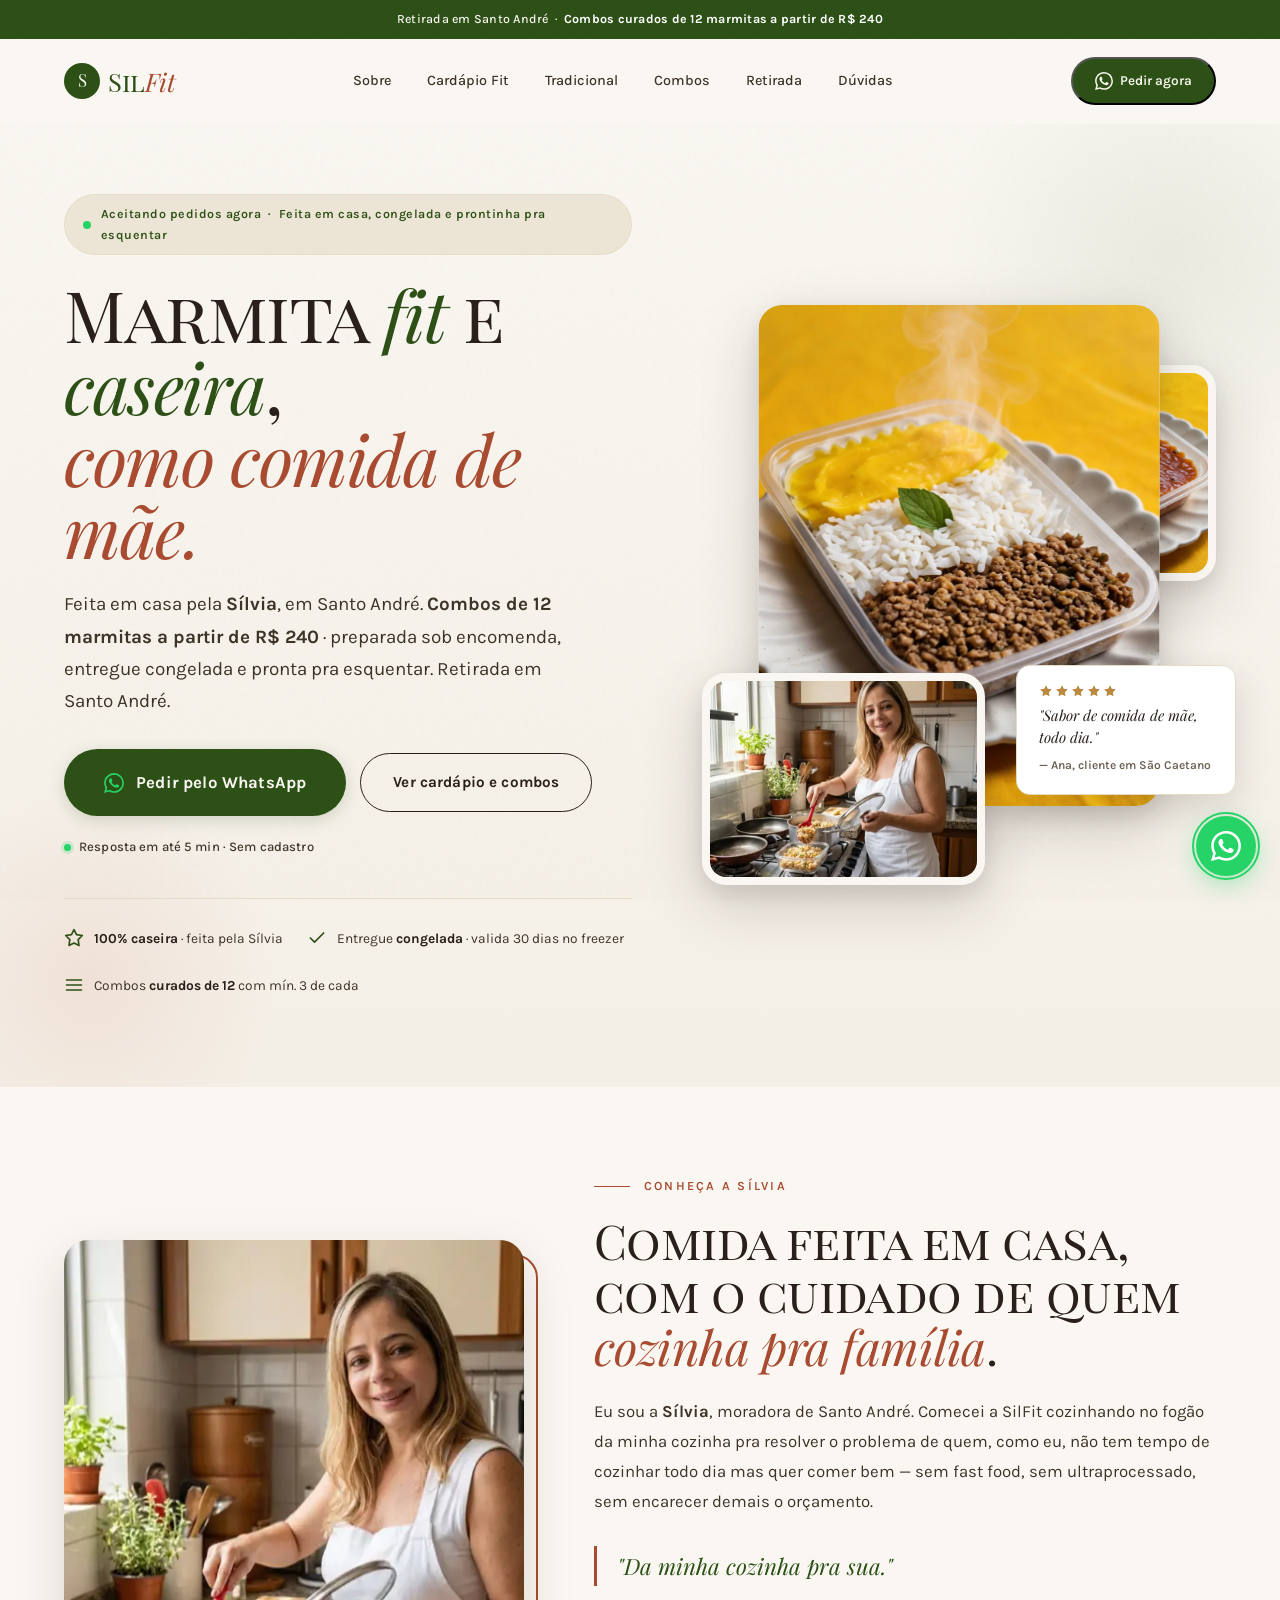
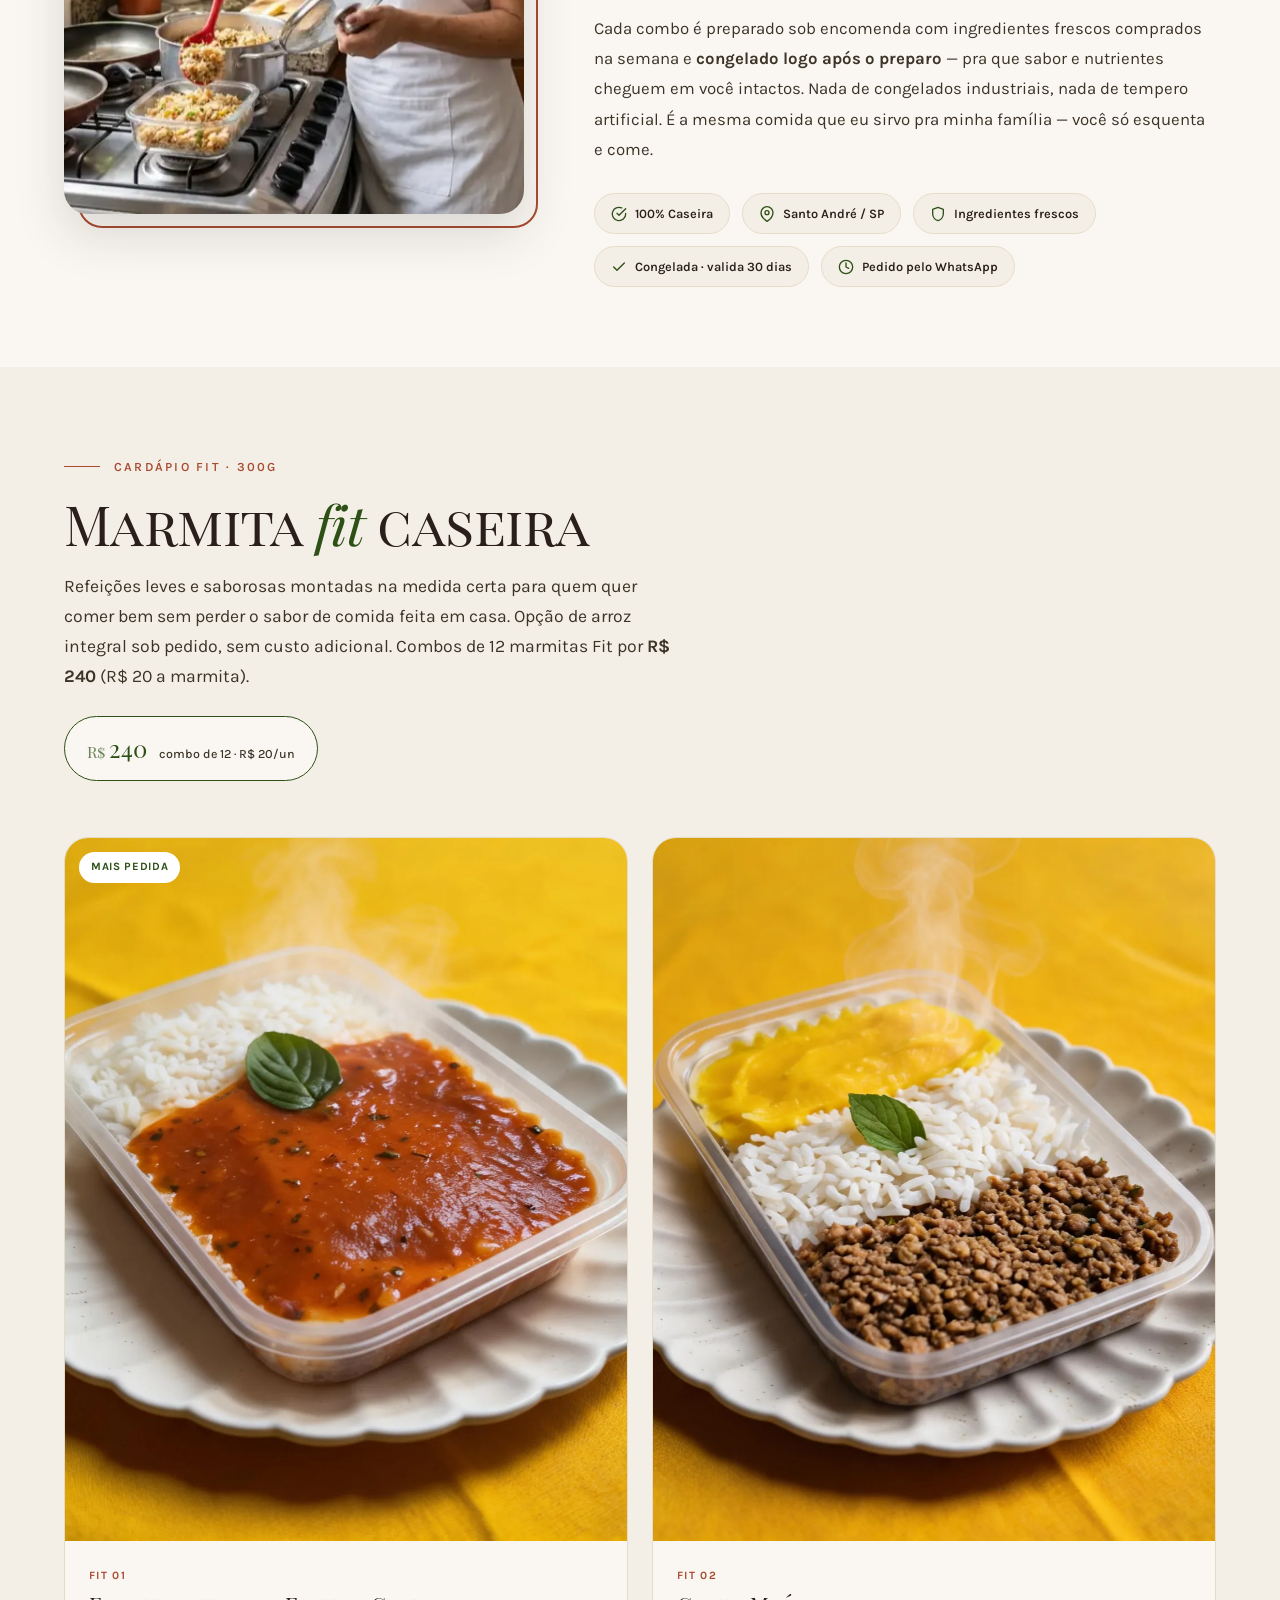
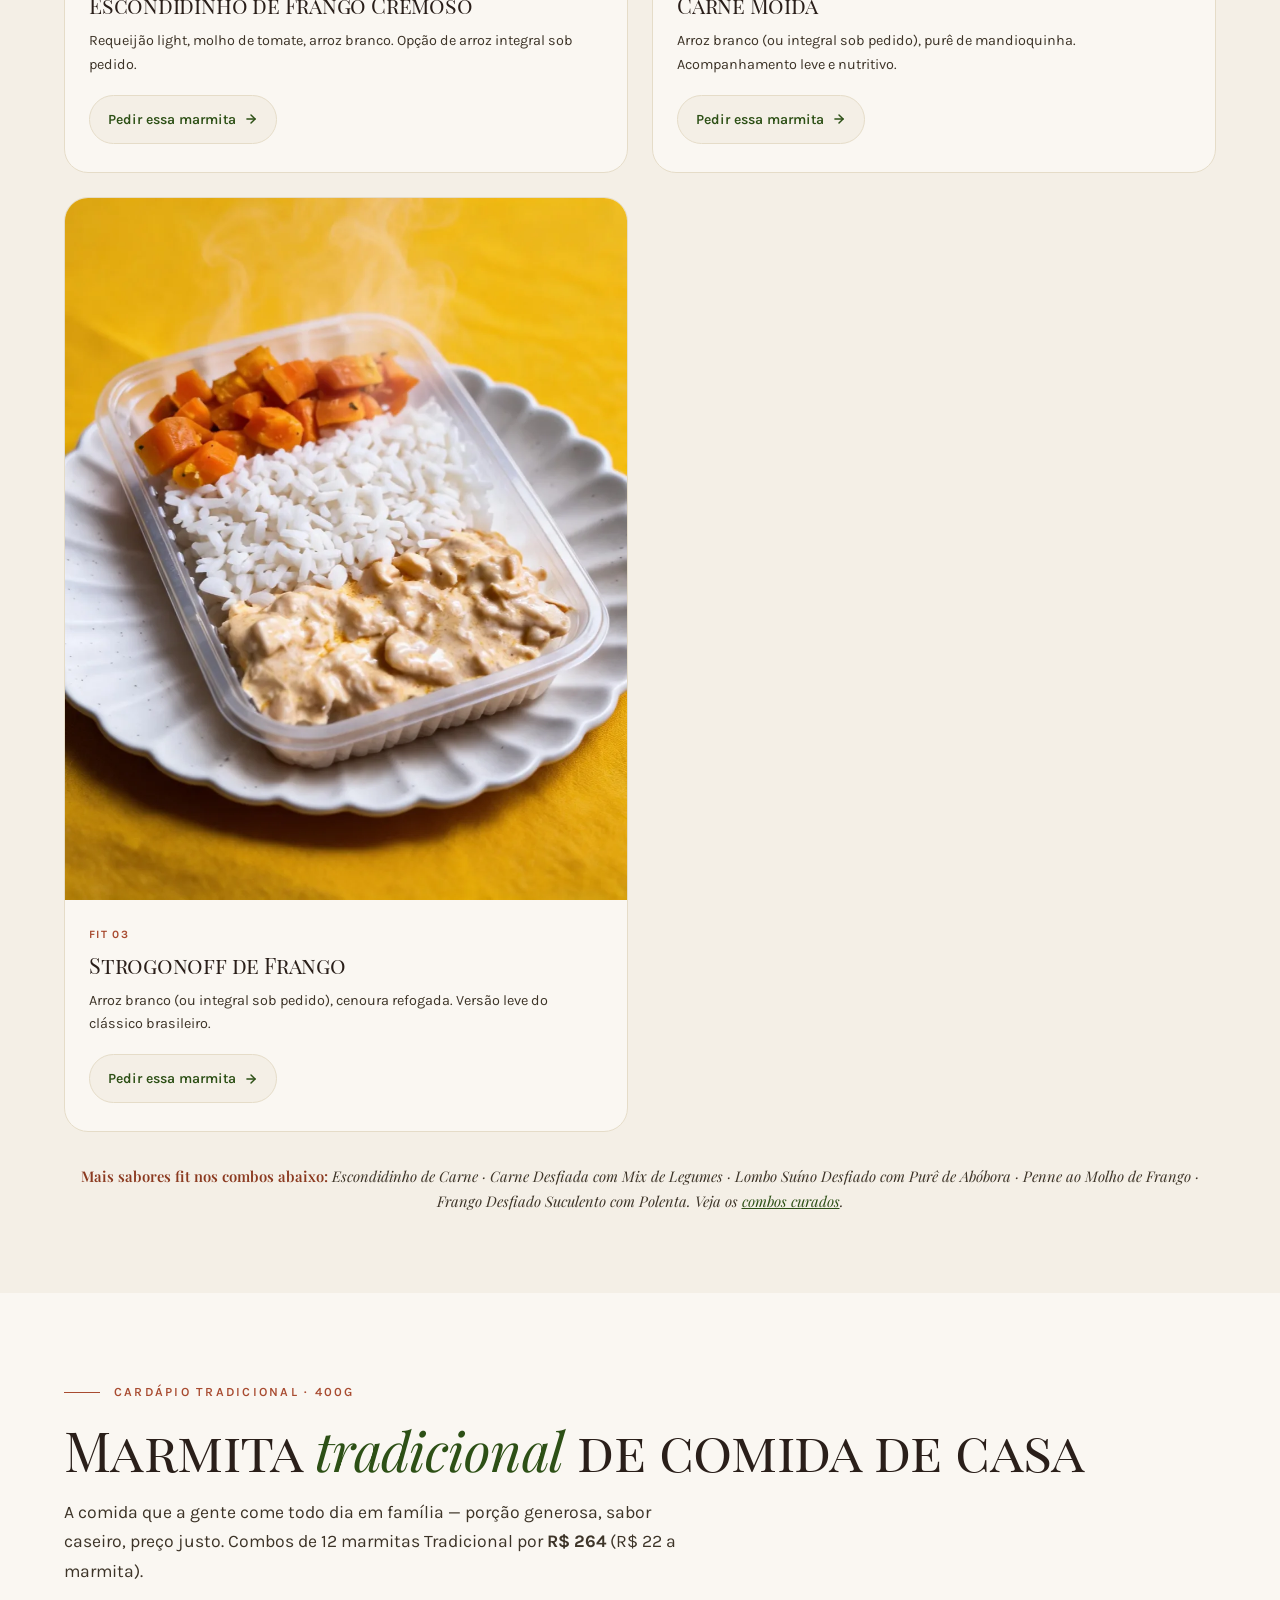
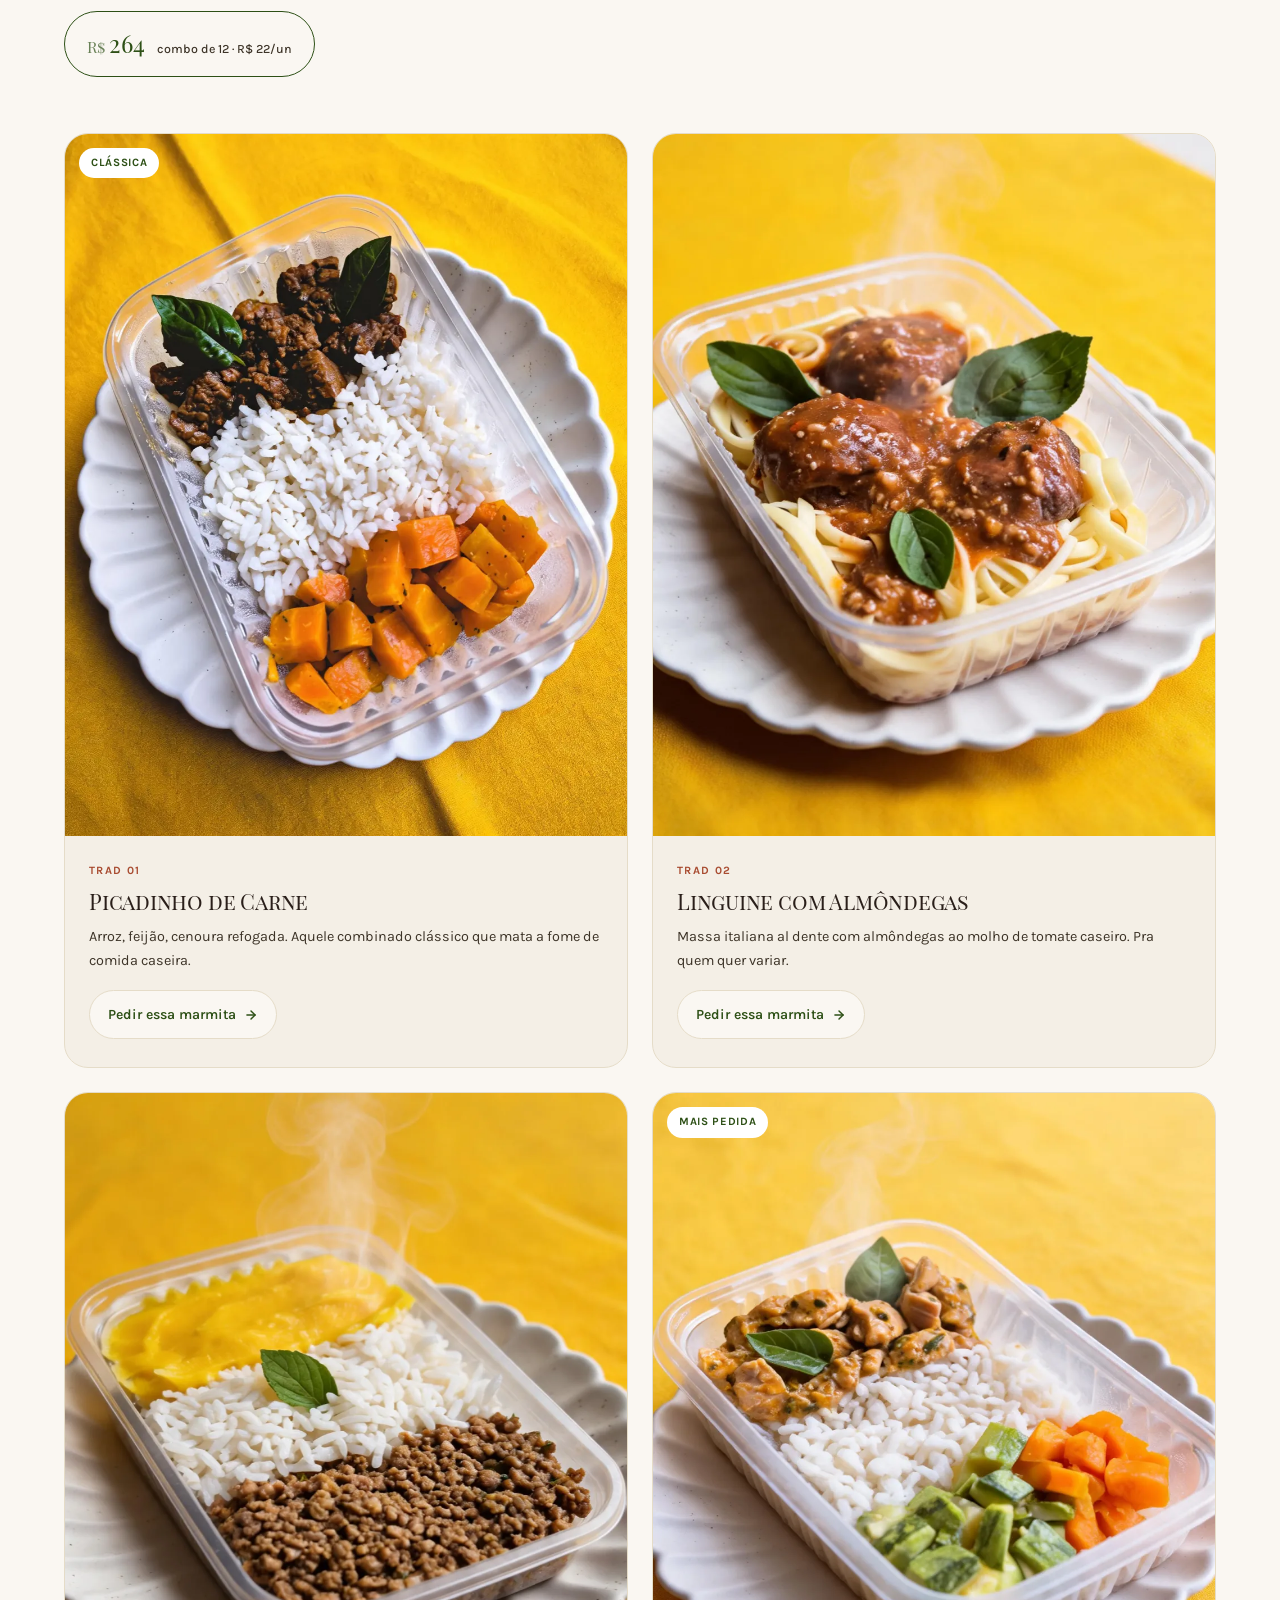
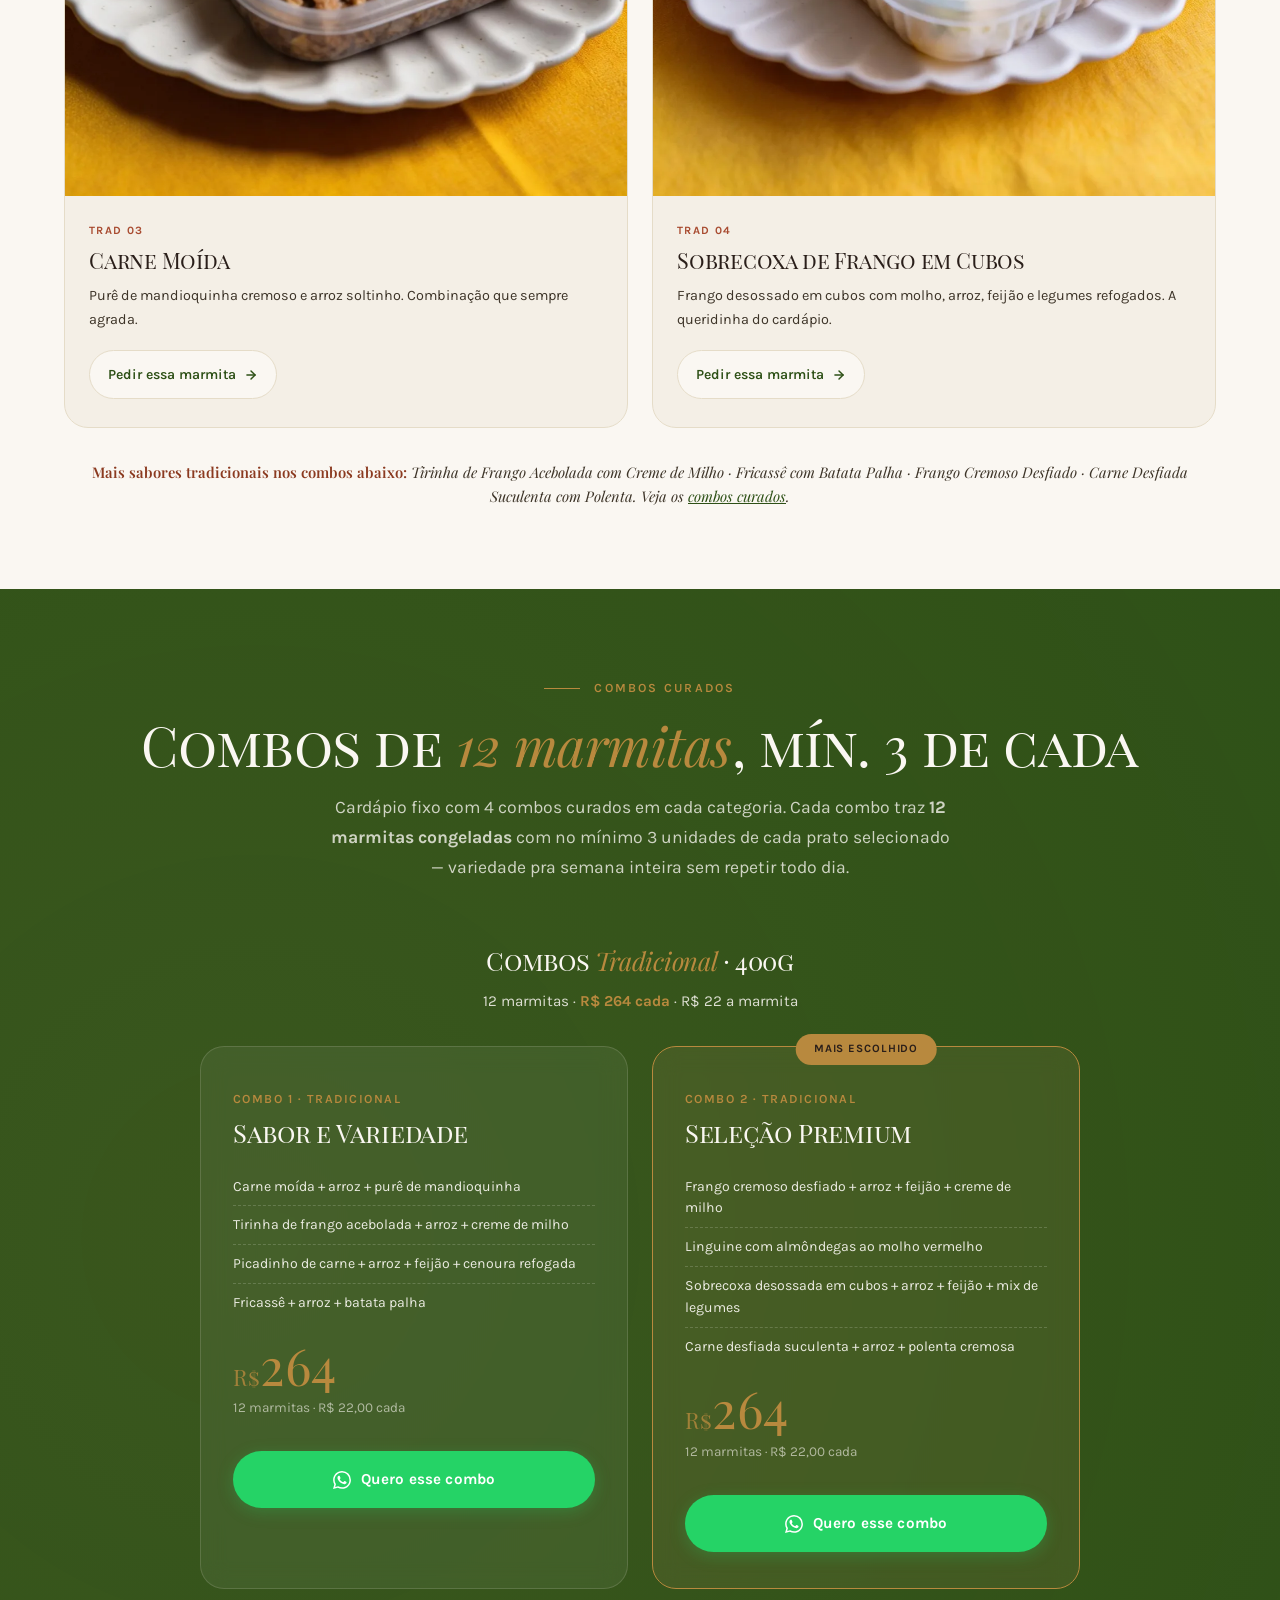
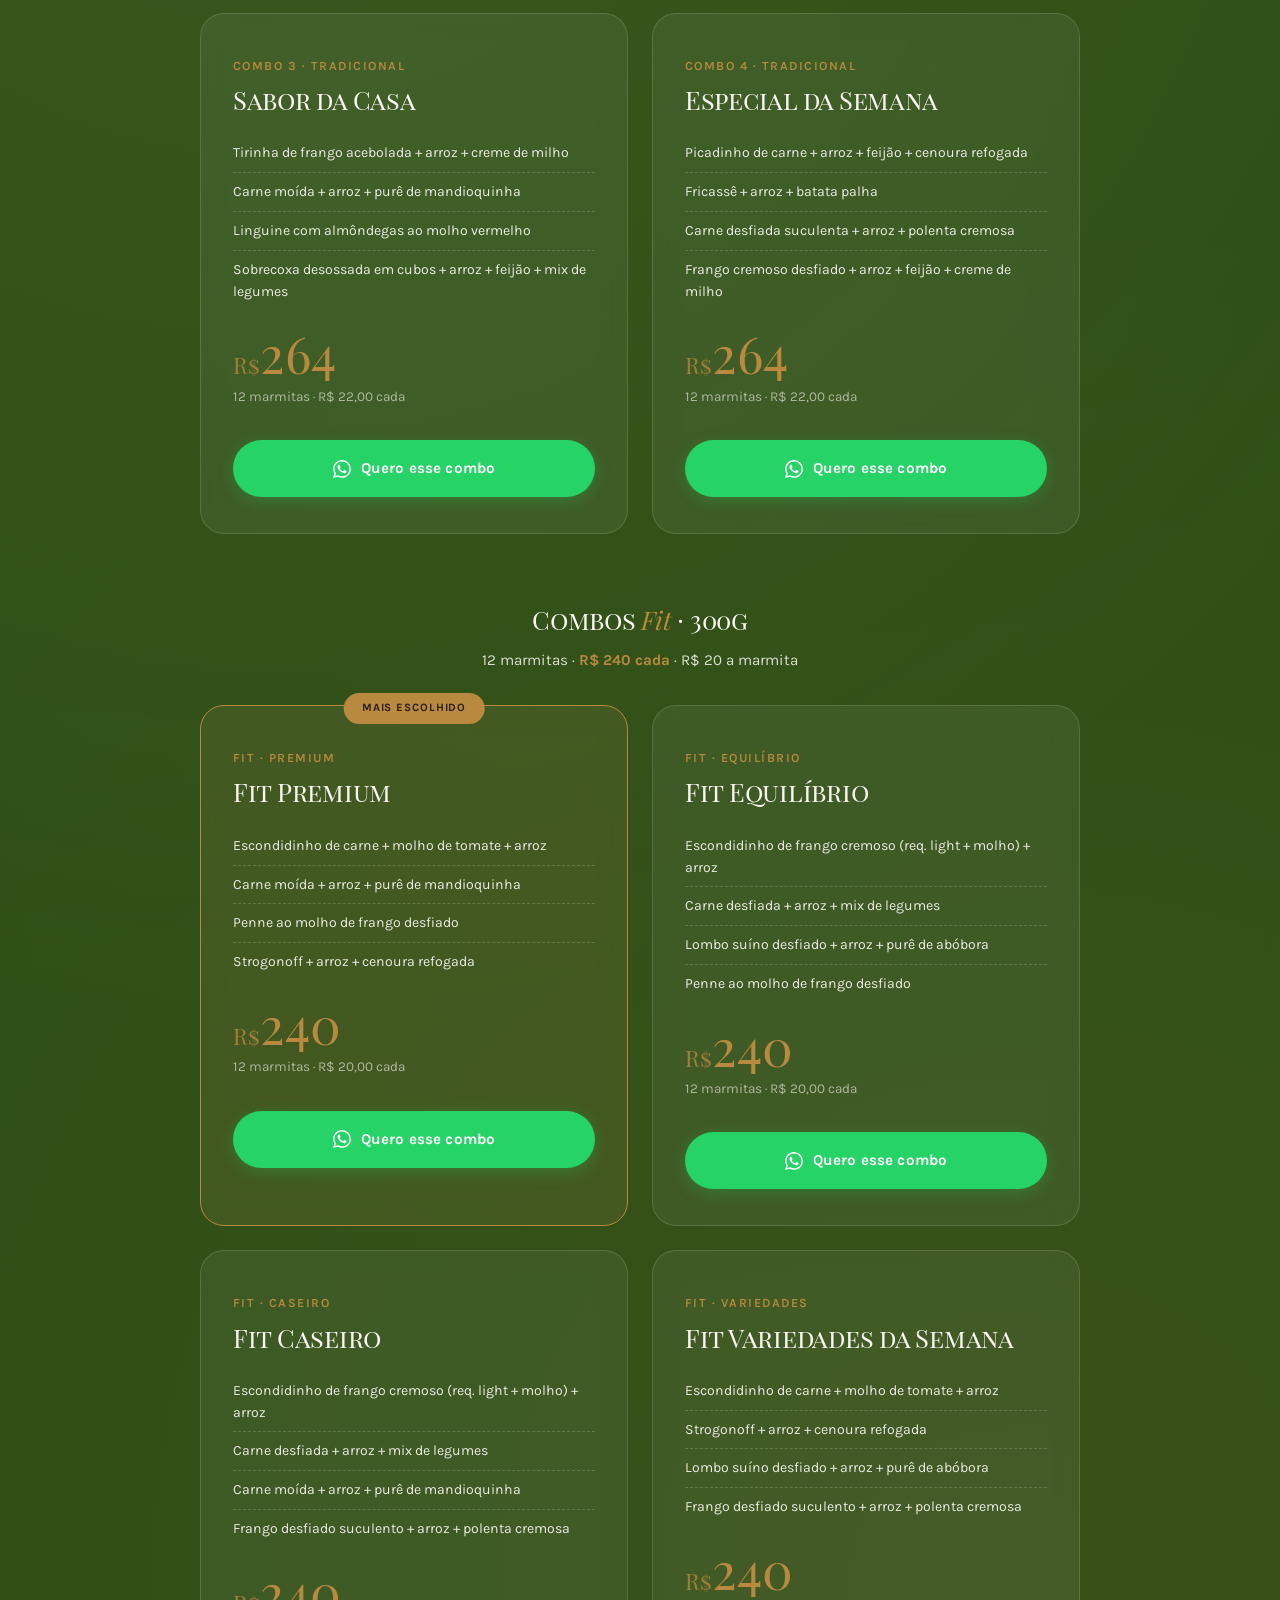
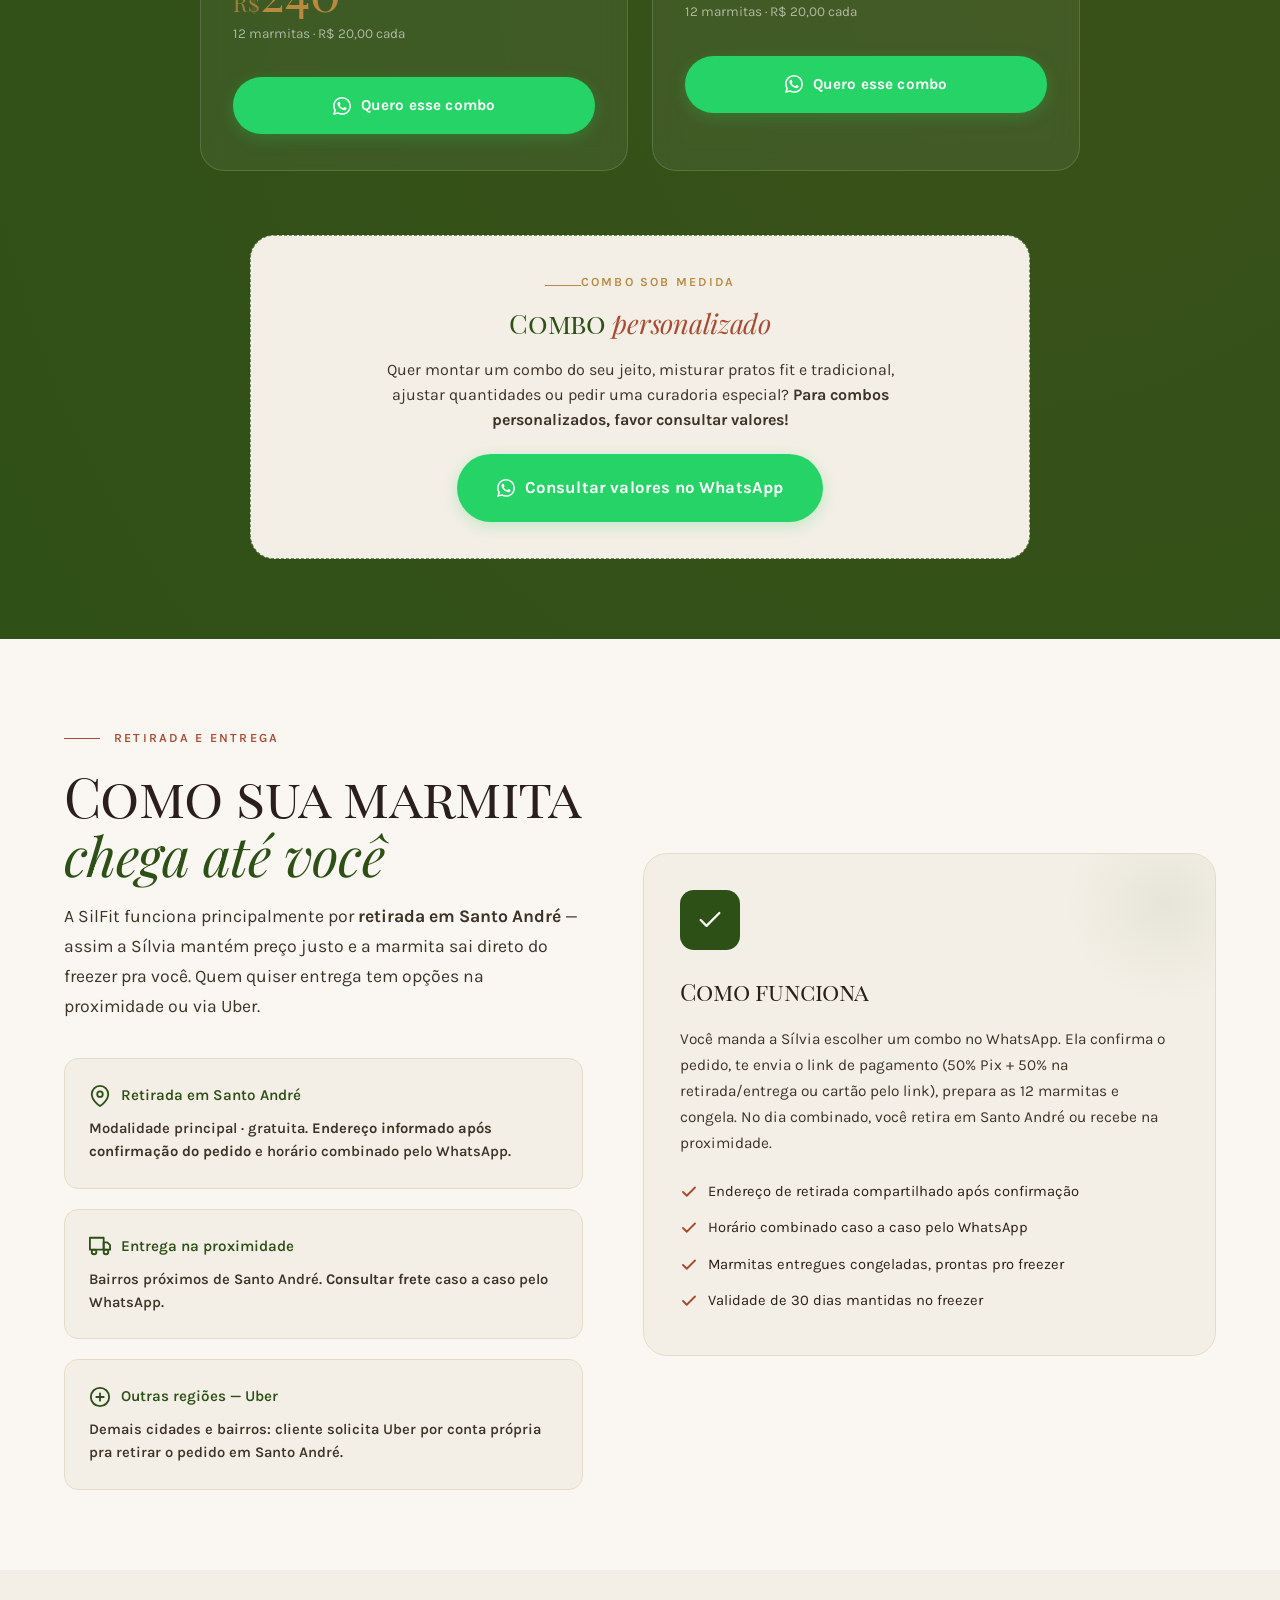
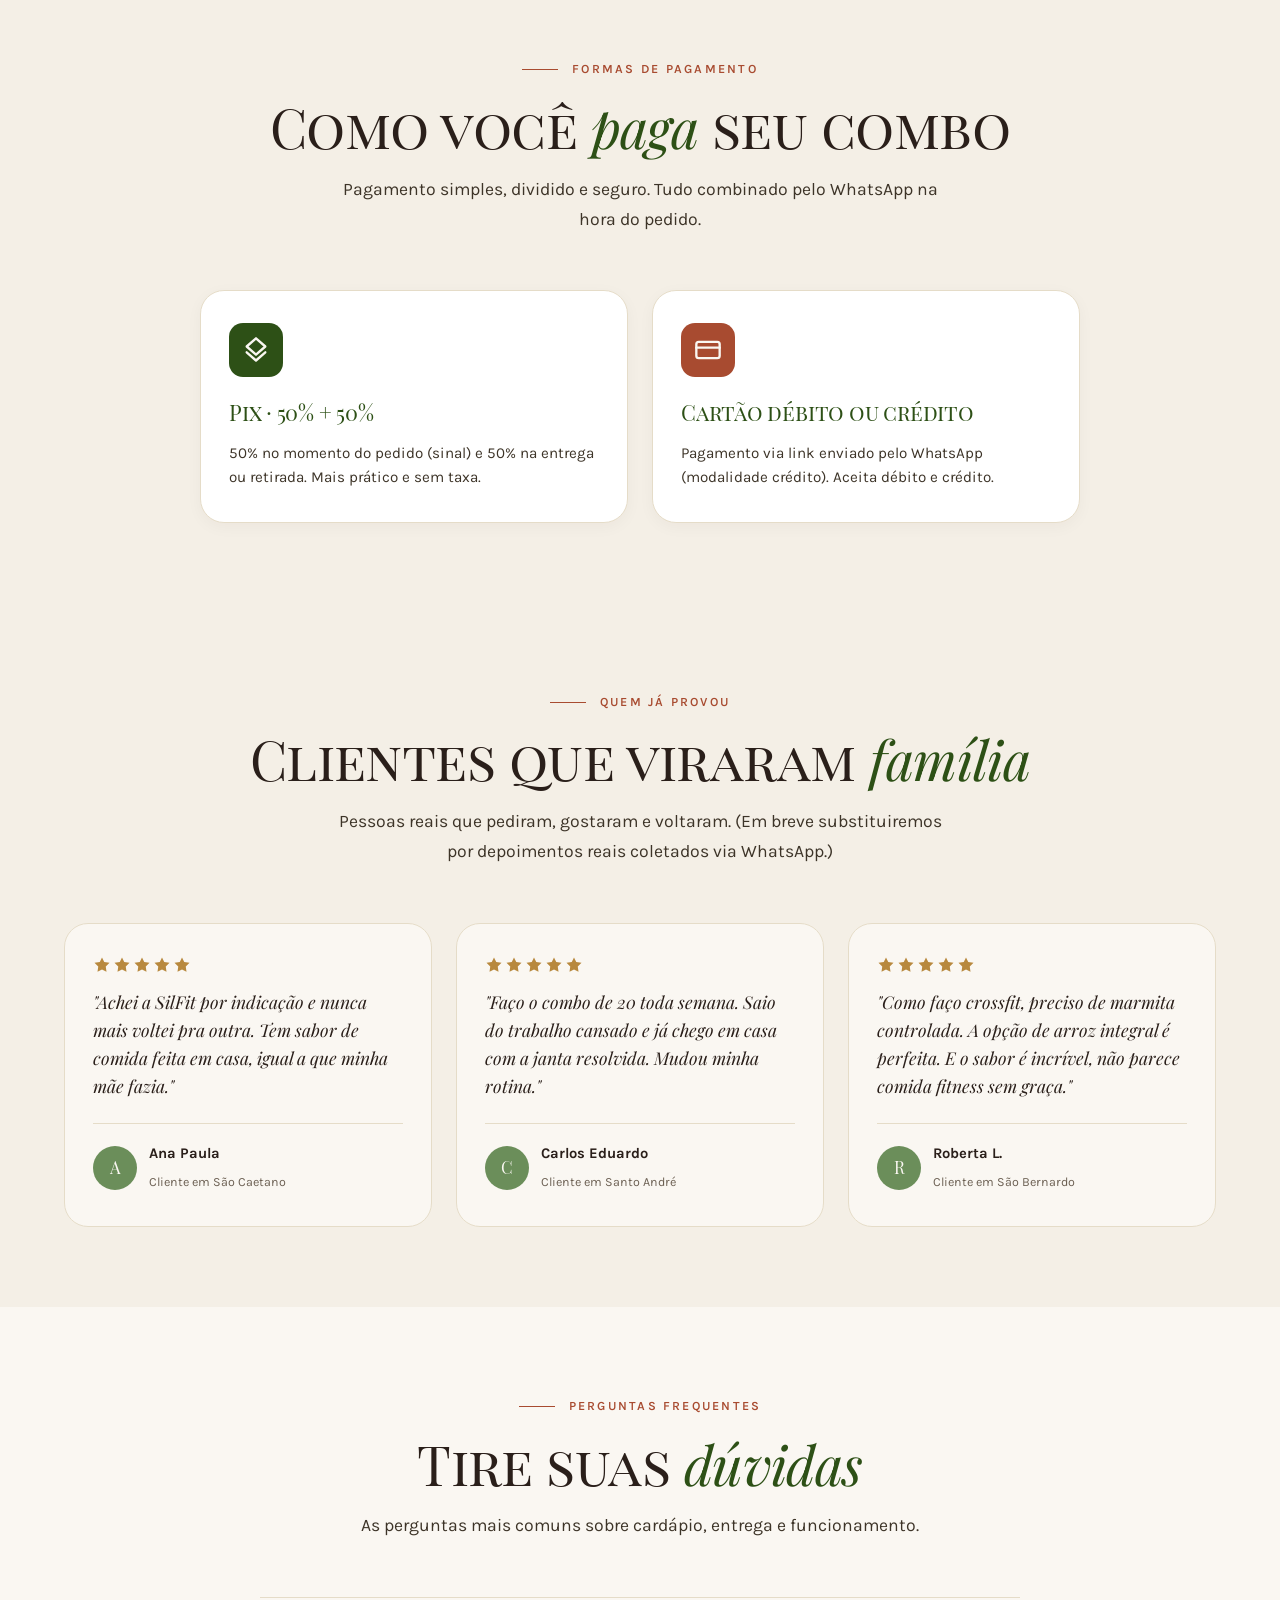
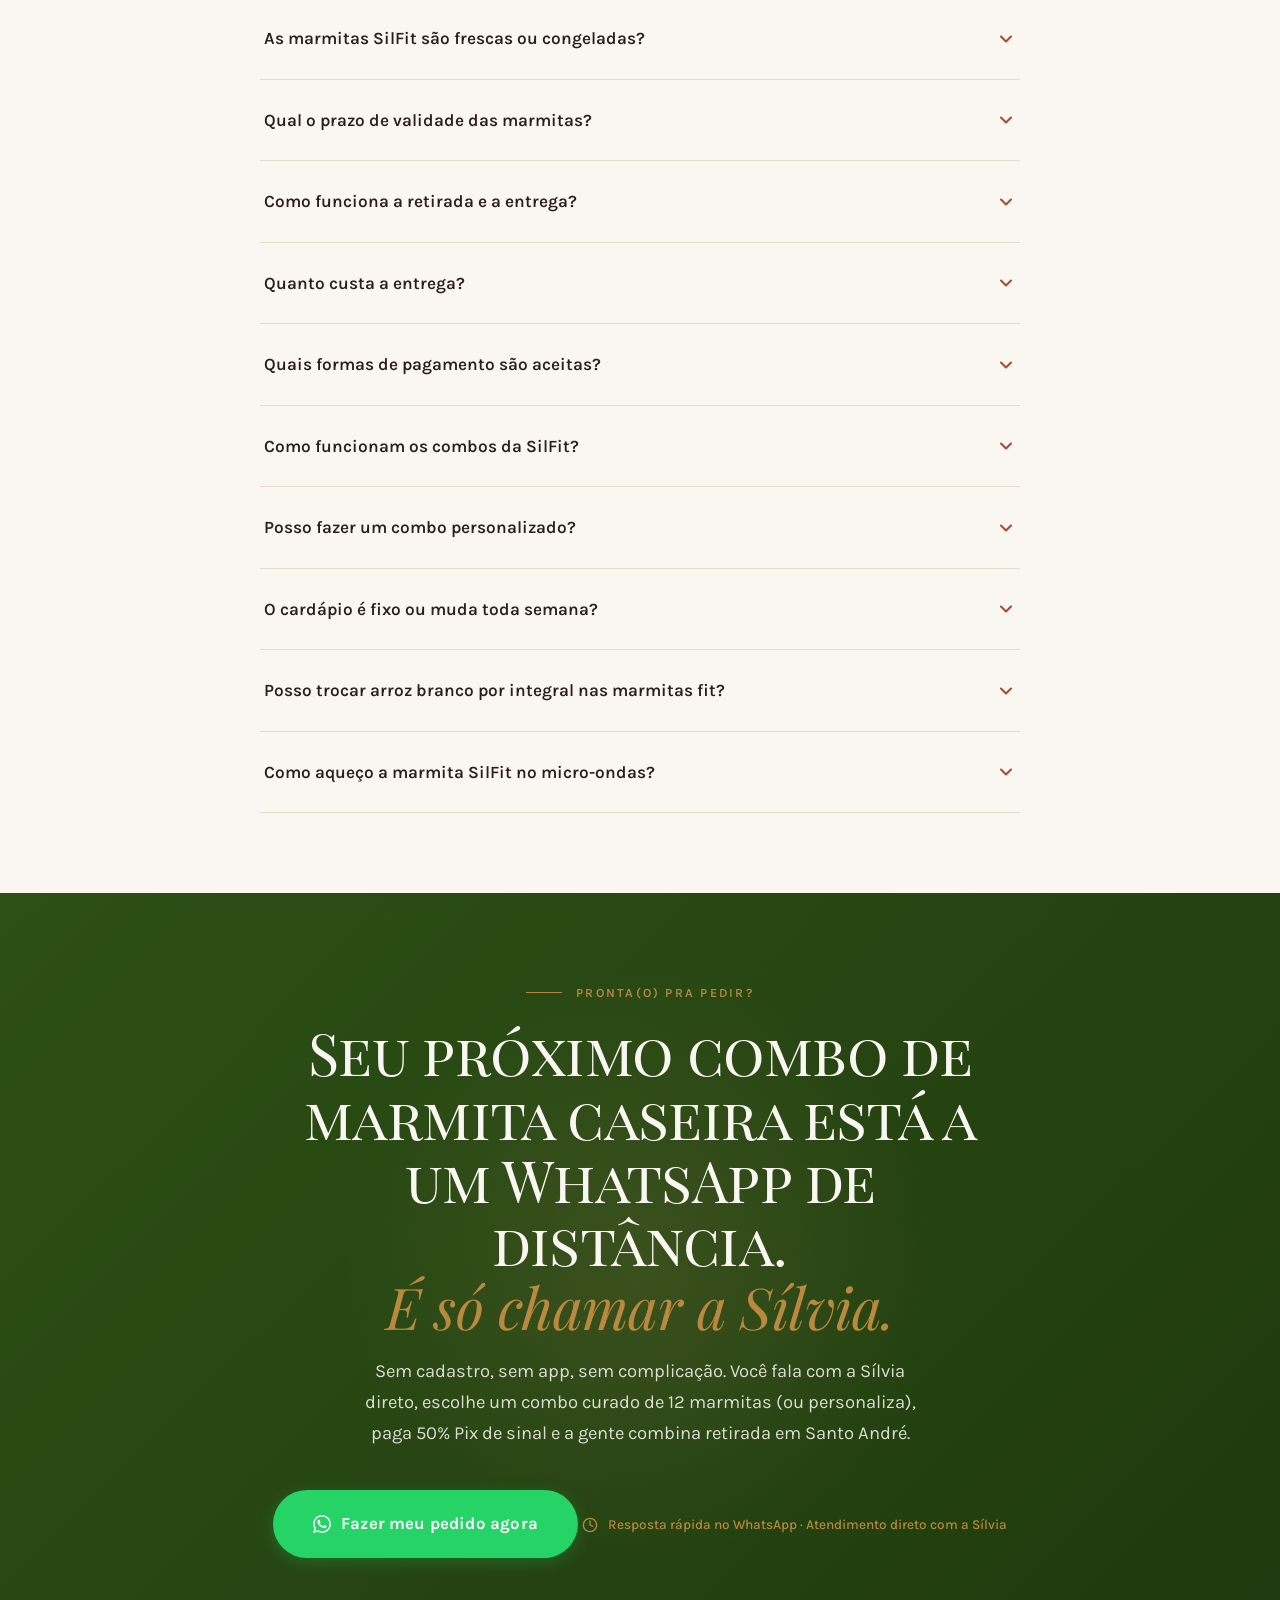
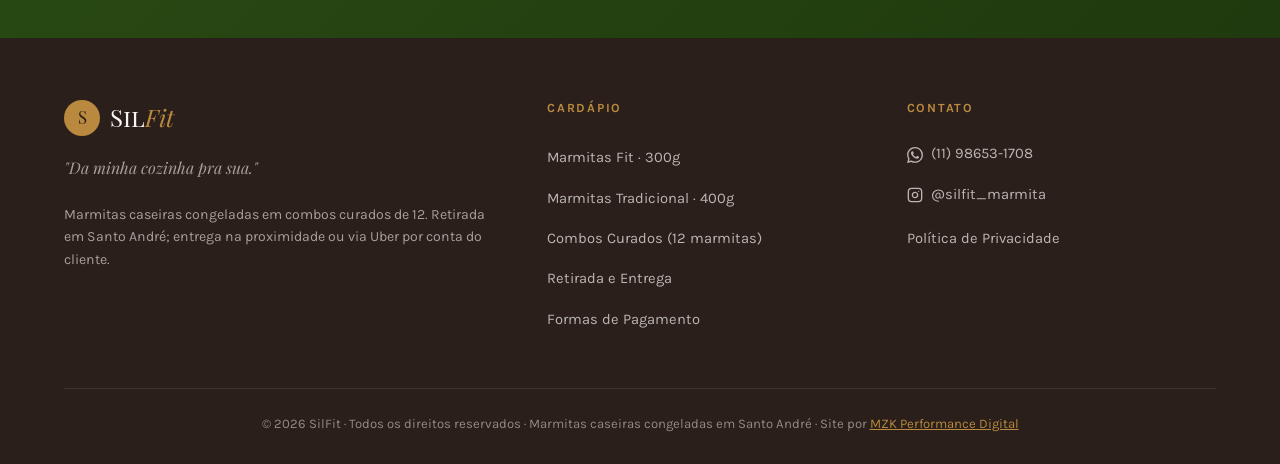
<file: index.html>
<!DOCTYPE html>
<html lang="pt-BR">
<head>
  <meta charset="UTF-8">
  <meta name="viewport" content="width=device-width, initial-scale=1.0, viewport-fit=cover">
  <meta name="theme-color" content="#2D5016">

  <!-- Primary Meta Tags -->
  <title>Marmita Caseira Congelada em Santo André | SilFit — Combos a partir de R$ 240</title>
  <meta name="title" content="Marmita Caseira Congelada em Santo André | SilFit — Combos a partir de R$ 240">
  <meta name="description" content="Marmitas caseiras congeladas feitas pela Sílvia em Santo André. Combos curados Fit 300g (R$ 240) e Tradicional 400g (R$ 264) com 12 marmitas. Retirada em Santo André. Peça pelo WhatsApp!">
  <meta name="author" content="SilFit — Sílvia">
  <meta name="keywords" content="marmita caseira santo andré, marmita congelada santo andré, marmita fit santo andré, marmita tradicional santo andré, retirada marmita santo andré, combo 12 marmitas, comida caseira santo andré, marmita fitness ABCD, marmita combo curado, marmita congelada 30 dias, sílvia silfit">
  <meta name="robots" content="index, follow, max-image-preview:large, max-snippet:-1, max-video-preview:-1">
  <meta name="googlebot" content="index, follow">
  <meta name="language" content="Portuguese">
  <meta name="geo.region" content="BR-SP">
  <meta name="geo.placename" content="Santo André">
  <meta name="geo.position" content="-23.6633;-46.5384">
  <meta name="ICBM" content="-23.6633, -46.5384">

  <!-- Canonical -->
  <link rel="canonical" href="https://silfitmarmitas.com.br/">

  <!-- Open Graph / Facebook -->
  <meta property="og:type" content="website">
  <meta property="og:url" content="https://silfitmarmitas.com.br/">
  <meta property="og:title" content="Marmita Caseira Congelada em Santo André | SilFit — Combos a partir de R$ 240">
  <meta property="og:description" content="Marmitas caseiras congeladas feitas pela Sílvia em Santo André. Combos curados Fit 300g (R$ 240) e Tradicional 400g (R$ 264) com 12 marmitas. Retirada em Santo André. Peça pelo WhatsApp!">
  <meta property="og:image" content="https://silfitmarmitas.com.br/img/og-image.jpg">
  <meta property="og:image:width" content="1200">
  <meta property="og:image:height" content="630">
  <meta property="og:locale" content="pt_BR">
  <meta property="og:site_name" content="SilFit">

  <!-- Twitter Card -->
  <meta name="twitter:card" content="summary_large_image">
  <meta name="twitter:url" content="https://silfitmarmitas.com.br/">
  <meta name="twitter:title" content="Marmita Caseira Congelada em Santo André | SilFit">
  <meta name="twitter:description" content="Marmitas caseiras congeladas pela Sílvia. Combos Fit (R$ 240) e Tradicional (R$ 264) com 12 marmitas. Retirada em Santo André. Peça pelo WhatsApp!">
  <meta name="twitter:image" content="https://silfitmarmitas.com.br/img/og-image.jpg">

  <!-- PWA / Mobile -->
  <link rel="manifest" href="/manifest.json">
  <link rel="icon" type="image/svg+xml" href="/img/favicon.svg">
  <link rel="apple-touch-icon" href="/img/apple-touch-icon.png">

  <!-- Preconnect & Fonts (non-render-blocking) -->
  <link rel="preconnect" href="https://fonts.googleapis.com">
  <link rel="preconnect" href="https://fonts.gstatic.com" crossorigin>
  <link rel="preload" as="style" href="https://fonts.googleapis.com/css2?family=Karla:wght@400;500;600;700&family=Playfair+Display:ital,wght@0,400;0,700;1,400&family=Playfair+Display+SC:wght@400;700&display=swap" crossorigin>
  <link href="https://fonts.googleapis.com/css2?family=Karla:wght@400;500;600;700&family=Playfair+Display:ital,wght@0,400;0,700;1,400&family=Playfair+Display+SC:wght@400;700&display=swap" rel="stylesheet" media="print" onload="this.media='all'">
  <noscript><link href="https://fonts.googleapis.com/css2?family=Karla:wght@400;500;600;700&family=Playfair+Display:ital,wght@0,400;0,700;1,400&family=Playfair+Display+SC:wght@400;700&display=swap" rel="stylesheet"></noscript>

  <!-- Critical CSS (above-the-fold: reset + header + hero + variables) -->
  <style>
    *,*::before,*::after{margin:0;padding:0;box-sizing:border-box}
    :root{--cream:#FAF7F2;--cream-warm:#F4EFE6;--cream-deep:#ECE4D4;--sage-light:#A8B89A;--sage:#6B8E5A;--sage-deep:#2D5016;--terracotta:#A84B30;--terracotta-deep:#8B3A20;--gold:#B8893E;--espresso:#2A1F1A;--espresso-soft:#3D3428;--muted:#6B5F52;--line:#E5DCC8;--white:#FFFFFF;--wa-green:#25D366;--font-display:'Playfair Display SC',Georgia,serif;--font-display-italic:'Playfair Display',Georgia,serif;--font-body:'Karla',-apple-system,BlinkMacSystemFont,sans-serif;--ease-out:cubic-bezier(0.22,1,0.36,1);--radius:14px;--radius-lg:24px;--z-header:50;--z-fab:90;--z-popup:100}
    html{scroll-behavior:smooth;-webkit-font-smoothing:antialiased;text-size-adjust:100%}
    body{font-family:var(--font-body);color:var(--espresso);background:var(--cream);line-height:1.65;font-size:17px;overflow-x:hidden}
    img{max-width:100%;height:auto;display:block}button{font:inherit;cursor:pointer}a{color:inherit;text-decoration:none}
    .container{width:100%;max-width:1200px;margin:0 auto;padding:0 24px;position:relative;z-index:2}
    .skip-link{position:absolute;left:-9999px;top:16px;background:var(--sage-deep);color:var(--cream);padding:12px 20px;border-radius:8px;z-index:999;font-weight:600}.skip-link:focus{left:16px}
    .top-bar{background:var(--sage-deep);color:var(--cream);text-align:center;font-size:.78rem;padding:9px 16px;font-weight:500;letter-spacing:.02em}.top-bar strong{color:var(--gold);font-weight:700}
    .header{position:sticky;top:0;z-index:var(--z-header);background:rgba(250,247,242,0.92);backdrop-filter:blur(16px) saturate(1.4);-webkit-backdrop-filter:blur(16px) saturate(1.4);border-bottom:1px solid transparent;transition:all 350ms var(--ease-out)}.header.scrolled{border-bottom-color:var(--line);box-shadow:0 4px 24px rgba(42,31,26,0.06)}.header .container{display:flex;align-items:center;justify-content:space-between;padding-top:18px;padding-bottom:18px}
    .logo{display:flex;align-items:center;gap:8px;font-family:var(--font-display);font-size:1.6rem;color:var(--sage-deep)}.logo-mark{width:36px;height:36px;border-radius:50%;background:var(--sage-deep);display:flex;align-items:center;justify-content:center;color:var(--cream);font-family:var(--font-display);font-size:1.05rem}.logo-text em{font-family:var(--font-display-italic);font-style:italic;color:var(--terracotta)}
    .nav{display:flex;gap:36px;align-items:center}.nav a{font-size:.9rem;font-weight:500;color:var(--espresso-soft);position:relative;transition:color 200ms var(--ease-out)}
    .header-cta{background:var(--sage-deep);color:var(--cream);padding:11px 22px;border-radius:999px;font-size:.85rem;font-weight:600;transition:all 250ms var(--ease-out);display:inline-flex;align-items:center;gap:7px}
    .icon{width:18px;height:18px;flex-shrink:0}
    @media(max-width:900px){.nav{display:none}}
    @media(max-width:480px){.header-cta span{display:none}.header-cta{padding:11px;aspect-ratio:1;justify-content:center}}
    .hero{position:relative;padding:70px 0 90px;background:linear-gradient(180deg,var(--cream) 0%,var(--cream-warm) 100%);overflow:hidden}.hero .container{display:grid;grid-template-columns:1.05fr 0.95fr;gap:70px;align-items:center;position:relative;z-index:2}
    .hero-badge{display:inline-flex;align-items:center;gap:10px;background:var(--cream-deep);border:1px solid var(--line);padding:9px 18px;border-radius:999px;font-size:.78rem;font-weight:600;color:var(--sage-deep);margin-bottom:24px}
    .hero h1{font-family:var(--font-display);font-size:clamp(2.6rem,6vw,4.4rem);line-height:1.02;margin-bottom:22px;letter-spacing:-.02em;font-weight:400;color:var(--espresso)}.hero h1 em{font-family:var(--font-display-italic);font-style:italic;color:var(--sage-deep);font-weight:400}.hero h1 .accent{color:var(--terracotta);font-family:var(--font-display-italic);font-style:italic}
    .hero-sub{font-size:1.18rem;color:var(--espresso-soft);line-height:1.7;margin-bottom:32px;max-width:520px}
    .hero-ctas{display:flex;gap:14px;flex-wrap:wrap;margin-bottom:40px}
    .btn{display:inline-flex;align-items:center;justify-content:center;gap:10px;padding:16px 32px;border-radius:999px;font-weight:700;font-size:.95rem;border:none;cursor:pointer;transition:all 280ms var(--ease-out);white-space:nowrap;text-decoration:none;position:relative;overflow:hidden}
    .btn-primary{background:var(--sage-deep);color:var(--cream);box-shadow:0 4px 16px rgba(45,80,22,0.18)}.btn-primary:hover{background:#1f3a0e;transform:translateY(-2px);box-shadow:0 8px 28px rgba(45,80,22,0.32)}
    .btn-secondary{background:transparent;color:var(--espresso);border:1.5px solid var(--espresso)}.btn-secondary:hover{background:var(--espresso);color:var(--cream)}
    .btn-large{padding:20px 40px;font-size:1.05rem}
    .hero-trust{display:flex;align-items:center;gap:24px;flex-wrap:wrap;padding-top:28px;border-top:1px solid var(--line)}.hero-trust-item{display:flex;align-items:center;gap:10px;font-size:.85rem;color:var(--espresso-soft)}.hero-trust-item svg{color:var(--sage-deep);flex-shrink:0}
    .hero-visual{position:relative;height:580px}.hero-photo{position:absolute;border-radius:var(--radius-lg);overflow:hidden;background:var(--cream-deep);box-shadow:0 20px 60px rgba(42,31,26,0.18),0 8px 24px rgba(42,31,26,0.10)}.hero-photo img{width:100%;height:100%;object-fit:cover;display:block}.hero-photo-main{top:0;left:50%;transform:translateX(-50%);width:78%;aspect-ratio:4/5;z-index:2}.hero-photo-sub{bottom:0;left:0;width:55%;aspect-ratio:4/3;z-index:3;border:8px solid var(--cream)}.hero-photo-sub-2{top:60px;right:0;width:42%;aspect-ratio:1;z-index:1;border:8px solid var(--cream)}
    .hero-quote{position:absolute;bottom:90px;right:-20px;z-index:4;background:var(--white);padding:18px 22px;border-radius:var(--radius);box-shadow:0 12px 36px rgba(42,31,26,0.15);max-width:220px;border:1px solid var(--line)}.hero-quote .stars{display:flex;gap:2px;margin-bottom:6px;color:var(--gold)}.hero-quote p{font-family:var(--font-display-italic);font-style:italic;font-size:.92rem;color:var(--espresso);line-height:1.5}.hero-quote cite{display:block;margin-top:8px;font-size:.75rem;color:var(--muted);font-style:normal;font-family:var(--font-body);font-weight:600}
    .hero-deco-1{position:absolute;top:-100px;right:-120px;width:460px;height:460px;border-radius:50%;background:radial-gradient(circle,rgba(168,184,154,0.18) 0%,transparent 70%);pointer-events:none}.hero-deco-2{position:absolute;bottom:-80px;left:-100px;width:380px;height:380px;border-radius:50%;background:radial-gradient(circle,rgba(168,75,48,0.10) 0%,transparent 70%);pointer-events:none}
    .hero-entry{opacity:0;transform:translateY(24px);animation:hero-rise 900ms var(--ease-out) forwards}.hero-entry-1{animation-delay:.10s}.hero-entry-2{animation-delay:.22s}.hero-entry-3{animation-delay:.34s}.hero-entry-4{animation-delay:.46s}.hero-entry-5{animation-delay:.58s}@keyframes hero-rise{to{opacity:1;transform:none}}
    @media(max-width:980px){.hero .container{grid-template-columns:1fr;gap:50px}.hero-visual{height:460px;max-width:480px;margin:0 auto}.hero-quote{right:0;bottom:50px}}@media(max-width:480px){.hero{padding:50px 0 70px}.hero-visual{height:380px}}
    .badge .dot,.hero-badge .dot{width:8px;height:8px;border-radius:50%;background:var(--wa-green);animation:pulse-dot 2.4s ease-in-out infinite}@keyframes pulse-dot{0%,100%{box-shadow:0 0 0 0 rgba(37,211,102,0.5)}50%{box-shadow:0 0 0 8px rgba(37,211,102,0)}}
  </style>

  <!-- Full stylesheet (non-render-blocking) -->
  <link rel="preload" href="/css/styles.css" as="style" onload="this.onload=null;this.rel='stylesheet'">
  <noscript><link rel="stylesheet" href="/css/styles.css"></noscript>

  <!-- Schema.org JSON-LD: LocalBusiness / FoodEstablishment -->
  <script type="application/ld+json">
  {
    "@context": "https://schema.org",
    "@type": "FoodEstablishment",
    "@id": "https://silfitmarmitas.com.br/#business",
    "name": "SilFit",
    "alternateName": "SilFit Marmitas",
    "description": "Marmitas caseiras congeladas feitas pela Sílvia em Santo André. Combos curados Fit 300g (R$ 240) e Tradicional 400g (R$ 264) com 12 marmitas e mínimo de 3 unidades de cada prato. Retirada em Santo André; entrega na proximidade mediante consulta de frete; demais regiões via Uber por conta do cliente. Atendimento e pedidos pelo WhatsApp.",
    "url": "https://silfitmarmitas.com.br/",
    "telephone": "+5511986531708",
    "priceRange": "R$240-R$264",
    "servesCuisine": ["Brasileira", "Fitness", "Caseira", "Saudável"],
    "image": "https://silfitmarmitas.com.br/img/og-image.jpg",
    "logo": "https://silfitmarmitas.com.br/img/favicon.svg",
    "address": {
      "@type": "PostalAddress",
      "addressLocality": "Santo André",
      "addressRegion": "SP",
      "postalCode": "09000-000",
      "addressCountry": "BR"
    },
    "geo": {
      "@type": "GeoCoordinates",
      "latitude": -23.6633,
      "longitude": -46.5384
    },
    "areaServed": [
      { "@type": "City", "name": "Santo André", "description": "Retirada no local; entrega na proximidade mediante consulta de frete" },
      { "@type": "City", "name": "São Caetano do Sul", "description": "Entrega via Uber por conta do cliente" },
      { "@type": "City", "name": "São Bernardo do Campo", "description": "Entrega via Uber por conta do cliente" },
      { "@type": "AdministrativeArea", "name": "São Paulo (zonas próximas)", "description": "Entrega via Uber por conta do cliente" }
    ],
    "hasMenu": {
      "@type": "Menu",
      "name": "Cardápio SilFit",
      "hasMenuSection": [
        {
          "@type": "MenuSection",
          "name": "Marmitas Fit (300g) — pratos disponíveis nos combos",
          "hasMenuItem": [
            { "@type": "MenuItem", "name": "Escondidinho de Frango Cremoso", "description": "Requeijão light, molho de tomate, arroz branco (ou integral sob pedido)", "image": "https://silfitmarmitas.com.br/img/fit-escondidinho.webp" },
            { "@type": "MenuItem", "name": "Escondidinho de Carne", "description": "Carne moída, molho de tomate, arroz branco" },
            { "@type": "MenuItem", "name": "Carne Moída Fit", "description": "Arroz branco (ou integral sob pedido), purê de abóbora ou mandioquinha", "image": "https://silfitmarmitas.com.br/img/fit-carne-moida.webp" },
            { "@type": "MenuItem", "name": "Strogonoff de Frango", "description": "Arroz branco, cenoura refogada", "image": "https://silfitmarmitas.com.br/img/fit-strogonoff.webp" },
            { "@type": "MenuItem", "name": "Penne ao Molho de Frango Desfiado", "description": "Massa penne com molho cremoso de frango desfiado" },
            { "@type": "MenuItem", "name": "Carne Desfiada", "description": "Arroz branco, mix de legumes" },
            { "@type": "MenuItem", "name": "Lombo Suíno Desfiado", "description": "Arroz branco, purê de abóbora" },
            { "@type": "MenuItem", "name": "Frango Desfiado Suculento", "description": "Arroz branco, polenta cremosa" }
          ]
        },
        {
          "@type": "MenuSection",
          "name": "Marmitas Tradicional (400g) — pratos disponíveis nos combos",
          "hasMenuItem": [
            { "@type": "MenuItem", "name": "Picadinho de Carne", "description": "Arroz branco, feijão, cenoura refogada", "image": "https://silfitmarmitas.com.br/img/trad-picadinho.webp" },
            { "@type": "MenuItem", "name": "Linguine com Almôndegas ao Molho Vermelho", "description": "Massa italiana al dente com almôndegas ao molho de tomate caseiro", "image": "https://silfitmarmitas.com.br/img/trad-linguine.webp" },
            { "@type": "MenuItem", "name": "Carne Moída Tradicional", "description": "Arroz branco, purê de abóbora ou mandioquinha", "image": "https://silfitmarmitas.com.br/img/trad-carne-moida.webp" },
            { "@type": "MenuItem", "name": "Sobrecoxa Desossada em Cubos (ao molho)", "description": "Frango desossado em cubos com molho, arroz branco, feijão e mix de legumes", "image": "https://silfitmarmitas.com.br/img/trad-sobrecoxa.webp" },
            { "@type": "MenuItem", "name": "Tirinha de Frango Acebolada", "description": "Arroz branco, creme de milho" },
            { "@type": "MenuItem", "name": "Fricassê", "description": "Arroz branco, batata palha" },
            { "@type": "MenuItem", "name": "Frango Cremoso Desfiado", "description": "Arroz branco, feijão, creme de milho" },
            { "@type": "MenuItem", "name": "Carne Desfiada Suculenta", "description": "Arroz branco, polenta cremosa" }
          ]
        }
      ]
    },
    "makesOffer": [
      { "@type": "Offer", "name": "Combo Tradicional — Sabor e Variedade", "price": "264.00", "priceCurrency": "BRL", "description": "12 marmitas tradicionais de 400g (mínimo 3 de cada): Carne moída + purê de mandioquinha; Tirinha de frango acebolada + creme de milho; Picadinho + feijão + cenoura; Fricassê + batata palha." },
      { "@type": "Offer", "name": "Combo Tradicional — Seleção Premium", "price": "264.00", "priceCurrency": "BRL", "description": "12 marmitas tradicionais de 400g (mínimo 3 de cada): Frango cremoso desfiado + creme de milho; Linguine com almôndegas ao molho vermelho; Sobrecoxa desossada em cubos + mix de legumes; Carne desfiada suculenta + polenta cremosa." },
      { "@type": "Offer", "name": "Combo Tradicional — Sabor da Casa", "price": "264.00", "priceCurrency": "BRL", "description": "12 marmitas tradicionais de 400g (mínimo 3 de cada): Tirinha de frango acebolada; Carne moída; Linguine com almôndegas; Sobrecoxa desossada em cubos." },
      { "@type": "Offer", "name": "Combo Tradicional — Especial da Semana", "price": "264.00", "priceCurrency": "BRL", "description": "12 marmitas tradicionais de 400g (mínimo 3 de cada): Picadinho de carne; Fricassê; Carne desfiada suculenta; Frango cremoso desfiado." },
      { "@type": "Offer", "name": "Combo Fit — Premium", "price": "240.00", "priceCurrency": "BRL", "description": "12 marmitas fit de 300g (mínimo 3 de cada): Escondidinho de carne + molho de tomate; Carne moída + purê de mandioquinha; Penne ao molho de frango desfiado; Strogonoff + cenoura refogada." },
      { "@type": "Offer", "name": "Combo Fit — Equilíbrio", "price": "240.00", "priceCurrency": "BRL", "description": "12 marmitas fit de 300g (mínimo 3 de cada): Escondidinho de frango cremoso (requeijão light + molho de tomate); Carne desfiada + mix de legumes; Lombo suíno desfiado + purê de abóbora; Penne ao molho de frango desfiado." },
      { "@type": "Offer", "name": "Combo Fit — Caseiro", "price": "240.00", "priceCurrency": "BRL", "description": "12 marmitas fit de 300g (mínimo 3 de cada): Escondidinho de frango cremoso; Carne desfiada + mix de legumes; Carne moída + purê de mandioquinha; Frango desfiado suculento + polenta cremosa." },
      { "@type": "Offer", "name": "Combo Fit — Variedades da Semana", "price": "240.00", "priceCurrency": "BRL", "description": "12 marmitas fit de 300g (mínimo 3 de cada): Escondidinho de carne; Strogonoff; Lombo suíno desfiado + purê de abóbora; Frango desfiado suculento + polenta cremosa." },
      { "@type": "Offer", "name": "Combo Personalizado", "priceCurrency": "BRL", "description": "Para combos personalizados (mistura livre de pratos, quantidades e categorias) os valores são consultados via WhatsApp." }
    ],
    "openingHoursSpecification": [
      { "@type": "OpeningHoursSpecification", "dayOfWeek": ["Monday","Tuesday","Wednesday","Thursday","Friday","Saturday"], "opens": "08:00", "closes": "20:00", "description": "Pedidos via WhatsApp; horário de retirada combinado individualmente." }
    ],
    "paymentAccepted": ["Pix", "CreditCard", "DebitCard"],
    "currenciesAccepted": "BRL",
    "sameAs": [
      "https://www.instagram.com/silfit_marmita/"
    ]
  }
  </script>

  <!-- Schema.org JSON-LD: WebSite -->
  <script type="application/ld+json">
  {
    "@context": "https://schema.org",
    "@type": "WebSite",
    "@id": "https://silfitmarmitas.com.br/#website",
    "url": "https://silfitmarmitas.com.br/",
    "name": "SilFit",
    "description": "Marmitas fit e tradicionais caseiras com entrega no ABCD Paulista",
    "publisher": { "@id": "https://silfitmarmitas.com.br/#business" },
    "inLanguage": "pt-BR"
  }
  </script>

  <!-- Schema.org JSON-LD: BreadcrumbList -->
  <script type="application/ld+json">
  {
    "@context": "https://schema.org",
    "@type": "BreadcrumbList",
    "itemListElement": [
      { "@type": "ListItem", "position": 1, "name": "Início", "item": "https://silfitmarmitas.com.br/" }
    ]
  }
  </script>

  <!-- Schema.org JSON-LD: FAQPage -->
  <script type="application/ld+json">
  {
    "@context": "https://schema.org",
    "@type": "FAQPage",
    "mainEntity": [
      {
        "@type": "Question",
        "name": "As marmitas SilFit são frescas ou congeladas?",
        "acceptedAnswer": {
          "@type": "Answer",
          "text": "As marmitas SilFit são entregues já congeladas. A Sílvia prepara cada combo sob encomenda em casa, com ingredientes frescos comprados na semana, e congela imediatamente após o preparo para preservar sabor e nutrientes. Você só precisa esquentar no micro-ondas na hora de comer."
        }
      },
      {
        "@type": "Question",
        "name": "Qual o prazo de validade das marmitas?",
        "acceptedAnswer": {
          "@type": "Answer",
          "text": "As marmitas SilFit têm validade de 30 dias mantidas no congelador. Cada marmita vem com instruções de aquecimento no micro-ondas. Recomendamos consumir dentro do prazo para garantir o sabor original."
        }
      },
      {
        "@type": "Question",
        "name": "Como funciona a retirada e a entrega?",
        "acceptedAnswer": {
          "@type": "Answer",
          "text": "A retirada é feita em Santo André — o endereço é informado após a confirmação do pedido e o horário é combinado pelo WhatsApp. Na proximidade de Santo André a entrega pode ser feita mediante consulta de frete. Para outras regiões, o cliente solicita um Uber por conta própria para retirar o pedido."
        }
      },
      {
        "@type": "Question",
        "name": "Quanto custa a entrega?",
        "acceptedAnswer": {
          "@type": "Answer",
          "text": "A retirada em Santo André é gratuita. Para entregas na proximidade de Santo André, o valor do frete é consultado caso a caso pelo WhatsApp. Para outras regiões, o cliente custeia o Uber direto pelo aplicativo."
        }
      },
      {
        "@type": "Question",
        "name": "Quais formas de pagamento são aceitas?",
        "acceptedAnswer": {
          "@type": "Answer",
          "text": "Aceitamos Pix (50% no momento do pedido + 50% no recebimento ou retirada) e cartão de débito ou crédito (modalidade crédito) via link de pagamento enviado pelo WhatsApp."
        }
      },
      {
        "@type": "Question",
        "name": "Como funcionam os combos da SilFit?",
        "acceptedAnswer": {
          "@type": "Answer",
          "text": "Cada combo tem 12 marmitas com mínimo de 3 unidades de cada prato selecionado. O Combo Tradicional (400g) custa R$ 264 e o Combo Fit (300g) custa R$ 240. São 4 combos curados em cada categoria, com pratos pré-definidos."
        }
      },
      {
        "@type": "Question",
        "name": "Posso fazer um combo personalizado?",
        "acceptedAnswer": {
          "@type": "Answer",
          "text": "Sim. Combos personalizados (com mistura livre de pratos e quantidades) seguem regras diferentes dos combos fixos. Os valores são consultados caso a caso pelo WhatsApp."
        }
      },
      {
        "@type": "Question",
        "name": "O cardápio é fixo ou muda toda semana?",
        "acceptedAnswer": {
          "@type": "Answer",
          "text": "Sim, o cardápio é fixo com 4 combos curados em cada categoria (Fit e Tradicional). Eventualmente a Sílvia prepara pratos especiais que são divulgados no WhatsApp e no Instagram (@silfit_marmita)."
        }
      },
      {
        "@type": "Question",
        "name": "Posso trocar arroz branco por integral nas marmitas fit?",
        "acceptedAnswer": {
          "@type": "Answer",
          "text": "Sim. As marmitas fit aceitam a troca de arroz branco por arroz integral sob pedido, sem custo adicional. Basta avisar no WhatsApp na hora do pedido."
        }
      },
      {
        "@type": "Question",
        "name": "Como aqueço a marmita SilFit no micro-ondas?",
        "acceptedAnswer": {
          "@type": "Answer",
          "text": "Retire a marmita do congelador, descole levemente a tampa para liberar o vapor e leve ao micro-ondas em potência média por 4 a 6 minutos. Mexa o conteúdo na metade do tempo para aquecer por igual. Pratos com molho podem precisar de 1 minuto a mais."
        }
      }
    ]
  }
  </script>

  <!-- Schema.org JSON-LD: HowTo (aquecimento da marmita) -->
  <script type="application/ld+json">
  {
    "@context": "https://schema.org",
    "@type": "HowTo",
    "name": "Como aquecer uma marmita SilFit congelada no micro-ondas",
    "description": "Passo a passo para descongelar e aquecer corretamente uma marmita SilFit, mantendo sabor e textura.",
    "totalTime": "PT6M",
    "tool": [
      { "@type": "HowToTool", "name": "Micro-ondas" }
    ],
    "supply": [
      { "@type": "HowToSupply", "name": "Marmita SilFit congelada" }
    ],
    "step": [
      { "@type": "HowToStep", "position": 1, "name": "Retirar do congelador", "text": "Retire a marmita SilFit diretamente do congelador. Não é preciso descongelar antes." },
      { "@type": "HowToStep", "position": 2, "name": "Liberar vapor", "text": "Descole levemente a tampa em um dos cantos para liberar o vapor durante o aquecimento." },
      { "@type": "HowToStep", "position": 3, "name": "Aquecer em potência média", "text": "Leve ao micro-ondas em potência média (60-70%) por 4 a 6 minutos." },
      { "@type": "HowToStep", "position": 4, "name": "Mexer no meio do tempo", "text": "Pause na metade do tempo, mexa o conteúdo com um garfo para distribuir o calor e finalize o aquecimento." },
      { "@type": "HowToStep", "position": 5, "name": "Servir", "text": "Confira a temperatura no centro do prato. Pratos com molho ou massa (Linguine, Penne) podem precisar de 1 minuto a mais." }
    ]
  }
  </script>

  <!-- Schema.org JSON-LD: Speakable (AEO) -->
  <script type="application/ld+json">
  {
    "@context": "https://schema.org",
    "@type": "WebPage",
    "@id": "https://silfitmarmitas.com.br/#webpage",
    "url": "https://silfitmarmitas.com.br/",
    "speakable": {
      "@type": "SpeakableSpecification",
      "cssSelector": [".hero-sub", ".sobre-content p", ".faq-answer-inner"]
    },
    "isPartOf": { "@id": "https://silfitmarmitas.com.br/#website" },
    "about": { "@id": "https://silfitmarmitas.com.br/#business" }
  }
  </script>

  <!-- Google Tag Manager -->
  <script>(function(w,d,s,l,i){w[l]=w[l]||[];w[l].push({'gtm.start':
  new Date().getTime(),event:'gtm.js'});var f=d.getElementsByTagName(s)[0],
  j=d.createElement(s),dl=l!='dataLayer'?'&l='+l:'';j.async=true;j.src=
  'https://www.googletagmanager.com/gtm.js?id='+i+dl;f.parentNode.insertBefore(j,f);
  })(window,document,'script','dataLayer','GTM-PD4644SP');</script>
  <!-- End Google Tag Manager -->
</head>

<body>
  <!-- Google Tag Manager (noscript) -->
  <noscript><iframe src="https://www.googletagmanager.com/ns.html?id=GTM-PD4644SP"
  height="0" width="0" style="display:none;visibility:hidden"></iframe></noscript>
  <!-- End Google Tag Manager (noscript) -->

  <!-- Skip link a11y -->
  <a href="#main" class="skip-link">Pular para o conteúdo</a>

  <!-- Top bar -->
  <div class="top-bar">
    Retirada em Santo André &nbsp;·&nbsp; <strong style="color:#ffffff;">Combos curados de 12 marmitas a partir de R$ 240</strong>
  </div>

  <!-- Header -->
  <header class="header" id="header">
    <div class="container">
      <a href="#" class="logo" aria-label="SilFit Marmitas — voltar ao topo">
        <span class="logo-mark" aria-hidden="true">S</span>
        <span class="logo-text">Sil<em>Fit</em></span>
      </a>

      <nav class="nav" aria-label="Navegação principal">
        <a href="#sobre">Sobre</a>
        <a href="#cardapio-fit">Cardápio Fit</a>
        <a href="#cardapio-tradicional">Tradicional</a>
        <a href="#combos">Combos</a>
        <a href="#retirada">Retirada</a>
        <a href="#faq">Dúvidas</a>
      </nav>

      <button class="header-cta" data-cta data-cta-section="header" data-cta-type="geral" aria-label="Pedir pelo WhatsApp">
        <svg class="icon" viewBox="0 0 24 24" fill="currentColor" aria-hidden="true"><path d="M17.472 14.382c-.297-.149-1.758-.867-2.03-.967-.273-.099-.471-.148-.67.15-.197.297-.767.967-.94 1.165-.173.198-.347.223-.644.074-.297-.149-1.255-.462-2.39-1.475-.883-.788-1.48-1.761-1.653-2.059-.173-.297-.018-.458.13-.606.134-.133.297-.347.446-.52.149-.174.198-.298.298-.497.099-.198.05-.371-.025-.52-.075-.149-.669-1.612-.916-2.207-.242-.579-.487-.5-.669-.51-.173-.008-.371-.01-.57-.01-.198 0-.52.074-.792.371-.272.297-1.04 1.016-1.04 2.479 0 1.462 1.064 2.875 1.213 3.074.149.198 2.095 3.2 5.076 4.487.709.306 1.262.489 1.694.625.712.226 1.36.194 1.872.118.571-.085 1.758-.719 2.006-1.413.248-.694.248-1.289.173-1.413-.074-.124-.272-.198-.57-.347M12.05 21.785h-.004a9.87 9.87 0 0 1-5.031-1.378l-.361-.214-3.741.982.998-3.648-.235-.374a9.86 9.86 0 0 1-1.51-5.26c.001-5.45 4.436-9.884 9.888-9.884 2.64 0 5.122 1.03 6.988 2.898a9.825 9.825 0 0 1 2.893 6.994c-.003 5.45-4.437 9.884-9.885 9.884m8.413-18.297A11.815 11.815 0 0 0 12.05 0C5.495 0 .16 5.335.157 11.892c0 2.096.547 4.142 1.588 5.945L.057 24l6.305-1.654a11.882 11.882 0 0 0 5.683 1.448h.005c6.554 0 11.89-5.335 11.893-11.893a11.821 11.821 0 0 0-3.48-8.413"/></svg>
        <span>Pedir agora</span>
      </button>
    </div>
  </header>

  <main id="main">
    <!-- ─────────── HERO ─────────── -->
    <section class="hero" aria-label="Apresentação SilFit">
      <div class="hero-deco-1" aria-hidden="true"></div>
      <div class="hero-deco-2" aria-hidden="true"></div>

      <div class="container">
        <div class="hero-content">
          <span class="hero-badge hero-entry hero-entry-1">
            <span class="dot"></span>
            Aceitando pedidos agora &nbsp;·&nbsp; Feita em casa, congelada e prontinha pra esquentar
          </span>

          <h1 class="hero-entry hero-entry-2">
            Marmita <em>fit</em> e <em>caseira</em>,<br>
            <span class="accent">como comida de mãe.</span>
          </h1>

          <p class="hero-sub hero-entry hero-entry-3">
            Feita em casa pela <strong>Sílvia</strong>, em Santo André. <strong>Combos de 12 marmitas a partir de R$ 240</strong> · preparada sob encomenda, entregue congelada e pronta pra esquentar. Retirada em Santo André.
          </p>

          <div class="hero-ctas hero-entry hero-entry-4">
            <button class="btn btn-primary btn-large btn-wa" data-cta data-cta-section="hero" data-cta-type="geral" aria-label="Pedir pelo WhatsApp — abre formulário rápido">
              <svg class="icon icon-wa" viewBox="0 0 24 24" fill="currentColor" aria-hidden="true"><path d="M17.472 14.382c-.297-.149-1.758-.867-2.03-.967-.273-.099-.471-.148-.67.15-.197.297-.767.966-.94 1.164-.173.199-.347.223-.644.075-.297-.15-1.255-.463-2.39-1.475-.883-.788-1.48-1.761-1.653-2.059-.173-.297-.018-.458.13-.606.134-.133.298-.347.446-.52.149-.174.198-.298.298-.497.099-.198.05-.371-.025-.52-.075-.149-.669-1.612-.916-2.207-.242-.579-.487-.5-.669-.51-.173-.008-.371-.01-.57-.01-.198 0-.52.074-.792.372-.272.297-1.04 1.016-1.04 2.479 0 1.462 1.065 2.875 1.213 3.074.149.198 2.096 3.2 5.077 4.487.709.306 1.262.489 1.694.625.712.227 1.36.195 1.871.118.571-.085 1.758-.719 2.006-1.413.248-.694.248-1.289.173-1.413-.074-.124-.272-.198-.57-.347m-5.421 7.403h-.004a9.87 9.87 0 01-5.031-1.378l-.361-.214-3.741.982.998-3.648-.235-.374a9.86 9.86 0 01-1.51-5.26c.001-5.45 4.436-9.884 9.888-9.884 2.64 0 5.122 1.03 6.988 2.898a9.825 9.825 0 012.893 6.994c-.003 5.45-4.437 9.884-9.885 9.884m8.413-18.297A11.815 11.815 0 0012.05 0C5.495 0 .16 5.335.157 11.892c0 2.096.547 4.142 1.588 5.945L.057 24l6.305-1.654a11.882 11.882 0 005.683 1.448h.005c6.554 0 11.89-5.335 11.893-11.893a11.821 11.821 0 00-3.48-8.413Z"/></svg>
              Pedir pelo WhatsApp
            </button>
            <a href="#cardapio-fit" class="btn btn-secondary">
              Ver cardápio e combos
            </a>
            <p class="hero-cta-micro">
              <span class="dot dot-mini" aria-hidden="true"></span>
              Resposta em até 5 min · Sem cadastro
            </p>
          </div>

          <div class="hero-trust hero-entry hero-entry-5">
            <div class="hero-trust-item">
              <svg width="20" height="20" viewBox="0 0 24 24" fill="none" stroke="currentColor" stroke-width="2" stroke-linecap="round" stroke-linejoin="round" aria-hidden="true"><path d="M12 2 L15 8 22 9 17 14 18 21 12 18 6 21 7 14 2 9 9 8 Z"/></svg>
              <span><strong>100% caseira</strong> · feita pela Sílvia</span>
            </div>
            <div class="hero-trust-item">
              <svg width="20" height="20" viewBox="0 0 24 24" fill="none" stroke="currentColor" stroke-width="2" stroke-linecap="round" stroke-linejoin="round" aria-hidden="true"><polyline points="20 6 9 17 4 12"/></svg>
              <span>Entregue <strong>congelada</strong> · valida 30 dias no freezer</span>
            </div>
            <div class="hero-trust-item">
              <svg width="20" height="20" viewBox="0 0 24 24" fill="none" stroke="currentColor" stroke-width="2" stroke-linecap="round" stroke-linejoin="round" aria-hidden="true"><path d="M3 12h18M3 6h18M3 18h18"/></svg>
              <span>Combos <strong>curados de 12</strong> com mín. 3 de cada</span>
            </div>
          </div>
        </div>

        <!--
          HERO VISUAL — imagens temporárias apontando para assets já existentes.
          SUBSTITUIR pelas imagens geradas no Nano Banana 2 (mesmos nomes de arquivo
          abaixo) para manter a diagramação. Prompts no README / análise CRO.
            · /img/hero-main.webp  → marmita fit em destaque (vertical 4:5, 1000x1250)
            · /img/hero-sub.webp   → Sílvia cozinhando / marmita no conforto (4:3, 700x525)
            · /img/hero-sub-2.webp → close macro de prato caseiro (1:1, 600x600)
        -->
        <div class="hero-visual hero-entry hero-entry-3">
          <div class="hero-photo hero-photo-sub-2">
            <img src="/img/fit-escondidinho.webp" alt="Marmita SilFit com escondidinho de frango cremoso ao molho de tomate, em recipiente transparente sobre prato canelado branco" width="1000" height="1253" loading="eager">
          </div>
          <div class="hero-photo hero-photo-main">
            <img src="/img/fit-carne-moida.webp" alt="Marmita SilFit com carne moída temperada, arroz branco e purê de abóbora, vista em ângulo 3/4 sobre prato canelado branco e toalha amarela" width="1000" height="1253" loading="eager" fetchpriority="high">
          </div>
          <div class="hero-photo hero-photo-sub">
            <img src="/img/silvia.webp" alt="Sílvia, fundadora da SilFit, cozinhando em sua casa em Santo André" width="900" height="790" loading="eager">
          </div>

          <div class="hero-quote">
            <div class="stars" aria-label="5 estrelas">
              <svg width="14" height="14" viewBox="0 0 24 24" fill="currentColor"><path d="M12 2 L15 8 22 9 17 14 18 21 12 18 6 21 7 14 2 9 9 8 Z"/></svg>
              <svg width="14" height="14" viewBox="0 0 24 24" fill="currentColor"><path d="M12 2 L15 8 22 9 17 14 18 21 12 18 6 21 7 14 2 9 9 8 Z"/></svg>
              <svg width="14" height="14" viewBox="0 0 24 24" fill="currentColor"><path d="M12 2 L15 8 22 9 17 14 18 21 12 18 6 21 7 14 2 9 9 8 Z"/></svg>
              <svg width="14" height="14" viewBox="0 0 24 24" fill="currentColor"><path d="M12 2 L15 8 22 9 17 14 18 21 12 18 6 21 7 14 2 9 9 8 Z"/></svg>
              <svg width="14" height="14" viewBox="0 0 24 24" fill="currentColor"><path d="M12 2 L15 8 22 9 17 14 18 21 12 18 6 21 7 14 2 9 9 8 Z"/></svg>
            </div>
            <p>"Sabor de comida de mãe, todo dia."</p>
            <cite>— Ana, cliente em São Caetano</cite>
          </div>
        </div>
      </div>
    </section>

    <!-- ─────────── SOBRE ─────────── -->
    <section class="sobre" id="sobre" aria-labelledby="sobre-title">
      <div class="container">
        <div class="sobre-photo reveal">
          <div class="sobre-photo-frame">
            <img src="/img/silvia.webp" alt="Sílvia, fundadora da SilFit, em sua cozinha em Santo André" width="900" height="1125" loading="lazy">
          </div>
        </div>

        <div class="sobre-content reveal reveal-d2">
          <span class="eyebrow">Conheça a Sílvia</span>
          <h2 id="sobre-title">Comida feita em casa,<br>com o cuidado de quem <em>cozinha pra família</em>.</h2>

          <p>Eu sou a <strong>Sílvia</strong>, moradora de Santo André. Comecei a SilFit cozinhando no fogão da minha cozinha pra resolver o problema de quem, como eu, não tem tempo de cozinhar todo dia mas quer comer bem — sem fast food, sem ultraprocessado, sem encarecer demais o orçamento.</p>

          <p class="sobre-tagline">"Da minha cozinha pra sua."</p>

          <p>Cada combo é preparado sob encomenda com ingredientes frescos comprados na semana e <strong>congelado logo após o preparo</strong> — pra que sabor e nutrientes cheguem em você intactos. Nada de congelados industriais, nada de tempero artificial. É a mesma comida que eu sirvo pra minha família — você só esquenta e come.</p>

          <div class="sobre-badges">
            <span class="sobre-badge">
              <svg width="16" height="16" viewBox="0 0 24 24" fill="none" stroke="currentColor" stroke-width="2" stroke-linecap="round" stroke-linejoin="round"><path d="M22 11.08V12a10 10 0 1 1-5.93-9.14"/><polyline points="22 4 12 14.01 9 11.01"/></svg>
              100% Caseira
            </span>
            <span class="sobre-badge">
              <svg width="16" height="16" viewBox="0 0 24 24" fill="none" stroke="currentColor" stroke-width="2" stroke-linecap="round" stroke-linejoin="round"><path d="M21 10c0 7-9 13-9 13s-9-6-9-13a9 9 0 0 1 18 0z"/><circle cx="12" cy="10" r="3"/></svg>
              Santo André / SP
            </span>
            <span class="sobre-badge">
              <svg width="16" height="16" viewBox="0 0 24 24" fill="none" stroke="currentColor" stroke-width="2" stroke-linecap="round" stroke-linejoin="round"><path d="M12 2L4 5v6.09c0 5.05 3.41 9.76 8 10.91 4.59-1.15 8-5.86 8-10.91V5l-8-3z"/></svg>
              Ingredientes frescos
            </span>
            <span class="sobre-badge">
              <svg width="16" height="16" viewBox="0 0 24 24" fill="none" stroke="currentColor" stroke-width="2" stroke-linecap="round" stroke-linejoin="round"><polyline points="20 6 9 17 4 12"/></svg>
              Congelada · valida 30 dias
            </span>
            <span class="sobre-badge">
              <svg width="16" height="16" viewBox="0 0 24 24" fill="none" stroke="currentColor" stroke-width="2" stroke-linecap="round" stroke-linejoin="round"><circle cx="12" cy="12" r="10"/><polyline points="12 6 12 12 16 14"/></svg>
              Pedido pelo WhatsApp
            </span>
          </div>
        </div>
      </div>
    </section>

    <!-- ─────────── CARDÁPIO FIT ─────────── -->
    <section class="cardapio" id="cardapio-fit" aria-labelledby="cardapio-fit-title">
      <div class="container">
        <div class="section-header reveal">
          <span class="eyebrow">Cardápio Fit · 300g</span>
          <h2 class="section-title" id="cardapio-fit-title">Marmita <em>fit</em> caseira</h2>
          <p class="section-subtitle">Refeições leves e saborosas montadas na medida certa para quem quer comer bem sem perder o sabor de comida feita em casa. Opção de arroz integral sob pedido, sem custo adicional. Combos de 12 marmitas Fit por <strong>R$ 240</strong> (R$ 20 a marmita).</p>
          <div class="menu-meta">
            <div class="menu-price-tag">
              <span class="currency">R$</span>240
              <span class="label">combo de 12 · R$ 20/un</span>
            </div>
          </div>
        </div>

        <div class="menu-grid">
          <article class="menu-card reveal reveal-d1">
            <div class="menu-card-photo">
              <span class="menu-card-badge">Mais pedida</span>
              <img src="/img/fit-escondidinho.webp" alt="Escondidinho de Frango Cremoso SilFit — frango ao molho de tomate cobrindo a base com arroz branco ao lado, manjericão no centro, em marmita transparente sobre prato canelado branco" width="1000" height="1253" loading="lazy">
            </div>
            <div class="menu-card-body">
              <span class="menu-card-code">Fit 01</span>
              <h3>Escondidinho de Frango Cremoso</h3>
              <p>Requeijão light, molho de tomate, arroz branco. Opção de arroz integral sob pedido.</p>
              <button class="menu-card-cta" data-cta data-cta-section="cardapio_fit" data-cta-type="fit">
                Pedir essa marmita
                <svg width="14" height="14" viewBox="0 0 24 24" fill="none" stroke="currentColor" stroke-width="2.5" stroke-linecap="round" stroke-linejoin="round"><line x1="5" y1="12" x2="19" y2="12"/><polyline points="12 5 19 12 12 19"/></svg>
              </button>
            </div>
          </article>

          <article class="menu-card reveal reveal-d2">
            <div class="menu-card-photo">
              <img src="/img/fit-carne-moida.webp" alt="Carne Moída fit SilFit — carne moída temperada, arroz branco e purê de abóbora cremoso, com folha de manjericão, em marmita transparente sobre prato canelado branco" width="1000" height="1253" loading="lazy">
            </div>
            <div class="menu-card-body">
              <span class="menu-card-code">Fit 02</span>
              <h3>Carne Moída</h3>
              <p>Arroz branco (ou integral sob pedido), purê de mandioquinha. Acompanhamento leve e nutritivo.</p>
              <button class="menu-card-cta" data-cta data-cta-section="cardapio_fit" data-cta-type="fit">
                Pedir essa marmita
                <svg width="14" height="14" viewBox="0 0 24 24" fill="none" stroke="currentColor" stroke-width="2.5" stroke-linecap="round" stroke-linejoin="round"><line x1="5" y1="12" x2="19" y2="12"/><polyline points="12 5 19 12 12 19"/></svg>
              </button>
            </div>
          </article>

          <article class="menu-card reveal reveal-d3">
            <div class="menu-card-photo">
              <img src="/img/fit-strogonoff.webp" alt="Strogonoff de Frango fit SilFit — frango ao molho cremoso, arroz branco e cubos de cenoura refogada, em marmita transparente sobre prato canelado branco" width="1000" height="1253" loading="lazy">
            </div>
            <div class="menu-card-body">
              <span class="menu-card-code">Fit 03</span>
              <h3>Strogonoff de Frango</h3>
              <p>Arroz branco (ou integral sob pedido), cenoura refogada. Versão leve do clássico brasileiro.</p>
              <button class="menu-card-cta" data-cta data-cta-section="cardapio_fit" data-cta-type="fit">
                Pedir essa marmita
                <svg width="14" height="14" viewBox="0 0 24 24" fill="none" stroke="currentColor" stroke-width="2.5" stroke-linecap="round" stroke-linejoin="round"><line x1="5" y1="12" x2="19" y2="12"/><polyline points="12 5 19 12 12 19"/></svg>
              </button>
            </div>
          </article>

        </div>

        <p class="combo-note" style="text-align:center;margin-top:32px;color:var(--espresso-soft);">
          <strong style="color:var(--terracotta-deep);">Mais sabores fit nos combos abaixo:</strong> Escondidinho de Carne · Carne Desfiada com Mix de Legumes · Lombo Suíno Desfiado com Purê de Abóbora · Penne ao Molho de Frango · Frango Desfiado Suculento com Polenta. Veja os <a href="#combos" style="color:var(--sage-deep);text-decoration:underline;">combos curados</a>.
        </p>
      </div>
    </section>

    <!-- ─────────── CARDÁPIO TRADICIONAL ─────────── -->
    <section class="cardapio tradicional" id="cardapio-tradicional" aria-labelledby="cardapio-trad-title">
      <div class="container">
        <div class="section-header reveal">
          <span class="eyebrow">Cardápio Tradicional · 400g</span>
          <h2 class="section-title" id="cardapio-trad-title">Marmita <em>tradicional</em> de comida de casa</h2>
          <p class="section-subtitle">A comida que a gente come todo dia em família — porção generosa, sabor caseiro, preço justo. Combos de 12 marmitas Tradicional por <strong>R$ 264</strong> (R$ 22 a marmita).</p>
          <div class="menu-meta">
            <div class="menu-price-tag">
              <span class="currency">R$</span>264
              <span class="label">combo de 12 · R$ 22/un</span>
            </div>
          </div>
        </div>

        <div class="menu-grid">
          <article class="menu-card reveal reveal-d1">
            <div class="menu-card-photo">
              <span class="menu-card-badge">Clássica</span>
              <img src="/img/trad-picadinho.webp" alt="Picadinho de Carne tradicional SilFit — pedaços de carne ao molho marrom com folhas de manjericão, arroz branco e cubos de cenoura, em marmita transparente sobre prato canelado branco" width="1000" height="1253" loading="lazy">
            </div>
            <div class="menu-card-body">
              <span class="menu-card-code">Trad 01</span>
              <h3>Picadinho de Carne</h3>
              <p>Arroz, feijão, cenoura refogada. Aquele combinado clássico que mata a fome de comida caseira.</p>
              <button class="menu-card-cta" data-cta data-cta-section="cardapio_tradicional" data-cta-type="tradicional">
                Pedir essa marmita
                <svg width="14" height="14" viewBox="0 0 24 24" fill="none" stroke="currentColor" stroke-width="2.5" stroke-linecap="round" stroke-linejoin="round"><line x1="5" y1="12" x2="19" y2="12"/><polyline points="12 5 19 12 12 19"/></svg>
              </button>
            </div>
          </article>

          <article class="menu-card reveal reveal-d2">
            <div class="menu-card-photo">
              <img src="/img/trad-linguine.webp" alt="Linguine com Almôndegas tradicional SilFit — macarrão linguine com almôndegas ao molho de tomate caseiro e folhas frescas de manjericão, em marmita transparente sobre prato canelado branco" width="1000" height="1253" loading="lazy">
            </div>
            <div class="menu-card-body">
              <span class="menu-card-code">Trad 02</span>
              <h3>Linguine com Almôndegas</h3>
              <p>Massa italiana al dente com almôndegas ao molho de tomate caseiro. Pra quem quer variar.</p>
              <button class="menu-card-cta" data-cta data-cta-section="cardapio_tradicional" data-cta-type="tradicional">
                Pedir essa marmita
                <svg width="14" height="14" viewBox="0 0 24 24" fill="none" stroke="currentColor" stroke-width="2.5" stroke-linecap="round" stroke-linejoin="round"><line x1="5" y1="12" x2="19" y2="12"/><polyline points="12 5 19 12 12 19"/></svg>
              </button>
            </div>
          </article>

          <article class="menu-card reveal reveal-d3">
            <div class="menu-card-photo">
              <img src="/img/trad-carne-moida.webp" alt="Carne Moída tradicional SilFit — carne moída temperada, arroz branco e purê de abóbora cremoso, com folha de manjericão, em marmita transparente sobre prato canelado branco" width="1000" height="1253" loading="lazy">
            </div>
            <div class="menu-card-body">
              <span class="menu-card-code">Trad 03</span>
              <h3>Carne Moída</h3>
              <p>Purê de mandioquinha cremoso e arroz soltinho. Combinação que sempre agrada.</p>
              <button class="menu-card-cta" data-cta data-cta-section="cardapio_tradicional" data-cta-type="tradicional">
                Pedir essa marmita
                <svg width="14" height="14" viewBox="0 0 24 24" fill="none" stroke="currentColor" stroke-width="2.5" stroke-linecap="round" stroke-linejoin="round"><line x1="5" y1="12" x2="19" y2="12"/><polyline points="12 5 19 12 12 19"/></svg>
              </button>
            </div>
          </article>

          <article class="menu-card reveal reveal-d4">
            <div class="menu-card-photo">
              <span class="menu-card-badge">Mais pedida</span>
              <img src="/img/trad-sobrecoxa.webp" alt="Sobrecoxa de Frango em Cubos tradicional SilFit — cubos de frango ao molho cremoso com manjericão, arroz branco, cubos de abobrinha verde e cubos de cenoura/abóbora, em marmita transparente sobre prato canelado branco" width="1000" height="1253" loading="lazy">
            </div>
            <div class="menu-card-body">
              <span class="menu-card-code">Trad 04</span>
              <h3>Sobrecoxa de Frango em Cubos</h3>
              <p>Frango desossado em cubos com molho, arroz, feijão e legumes refogados. A queridinha do cardápio.</p>
              <button class="menu-card-cta" data-cta data-cta-section="cardapio_tradicional" data-cta-type="tradicional">
                Pedir essa marmita
                <svg width="14" height="14" viewBox="0 0 24 24" fill="none" stroke="currentColor" stroke-width="2.5" stroke-linecap="round" stroke-linejoin="round"><line x1="5" y1="12" x2="19" y2="12"/><polyline points="12 5 19 12 12 19"/></svg>
              </button>
            </div>
          </article>
        </div>

        <p class="combo-note" style="text-align:center;margin-top:32px;color:var(--espresso-soft);">
          <strong style="color:var(--terracotta-deep);">Mais sabores tradicionais nos combos abaixo:</strong> Tirinha de Frango Acebolada com Creme de Milho · Fricassê com Batata Palha · Frango Cremoso Desfiado · Carne Desfiada Suculenta com Polenta. Veja os <a href="#combos" style="color:var(--sage-deep);text-decoration:underline;">combos curados</a>.
        </p>
      </div>
    </section>

    <!-- ─────────── COMBOS ─────────── -->
    <section class="combos" id="combos" aria-labelledby="combos-title">
      <div class="container">
        <div class="section-header center reveal">
          <span class="eyebrow">Combos Curados</span>
          <h2 class="section-title" id="combos-title">Combos de <em>12 marmitas</em>, mín. 3 de cada</h2>
          <p class="section-subtitle">Cardápio fixo com 4 combos curados em cada categoria. Cada combo traz <strong>12 marmitas congeladas</strong> com no mínimo 3 unidades de cada prato selecionado — variedade pra semana inteira sem repetir todo dia.</p>
        </div>

        <!-- Combos Tradicional -->
        <h3 class="combos-cat-title" style="font-family:var(--font-display);font-size:1.6rem;color:var(--cream);text-align:center;margin:48px 0 8px;font-weight:400;">Combos <em style="font-family:var(--font-display-italic);font-style:italic;color:var(--gold);">Tradicional</em> · 400g</h3>
        <p style="text-align:center;color:rgba(250,247,242,0.85);margin-bottom:32px;font-size:.95rem;">12 marmitas · <strong style="color:var(--gold);">R$ 264 cada</strong> · R$ 22 a marmita</p>

        <div class="combos-grid" style="margin: 0 auto;">
          <div class="combo-card reveal reveal-d1">
            <span class="combo-card-label">Combo 1 · Tradicional</span>
            <h3>Sabor e Variedade</h3>
            <ul class="combo-items">
              <li>Carne moída + arroz + purê de mandioquinha</li>
              <li>Tirinha de frango acebolada + arroz + creme de milho</li>
              <li>Picadinho de carne + arroz + feijão + cenoura refogada</li>
              <li>Fricassê + arroz + batata palha</li>
            </ul>
            <div class="combo-price"><span class="currency">R$</span>264</div>
            <p class="combo-unit">12 marmitas · R$ 22,00 cada</p>
            <button class="btn btn-whatsapp" data-cta data-cta-section="combos" data-cta-type="combo_trad_1">
              <svg class="icon" viewBox="0 0 24 24" fill="currentColor"><path d="M17.472 14.382c-.297-.149-1.758-.867-2.03-.967-.273-.099-.471-.148-.67.15-.197.297-.767.967-.94 1.165-.173.198-.347.223-.644.074-.297-.149-1.255-.462-2.39-1.475-.883-.788-1.48-1.761-1.653-2.059-.173-.297-.018-.458.13-.606.134-.133.297-.347.446-.52.149-.174.198-.298.298-.497.099-.198.05-.371-.025-.52-.075-.149-.669-1.612-.916-2.207-.242-.579-.487-.5-.669-.51-.173-.008-.371-.01-.57-.01-.198 0-.52.074-.792.371-.272.297-1.04 1.016-1.04 2.479 0 1.462 1.064 2.875 1.213 3.074.149.198 2.095 3.2 5.076 4.487.709.306 1.262.489 1.694.625.712.226 1.36.194 1.872.118.571-.085 1.758-.719 2.006-1.413.248-.694.248-1.289.173-1.413-.074-.124-.272-.198-.57-.347M12.05 21.785h-.004a9.87 9.87 0 0 1-5.031-1.378l-.361-.214-3.741.982.998-3.648-.235-.374a9.86 9.86 0 0 1-1.51-5.26c.001-5.45 4.436-9.884 9.888-9.884 2.64 0 5.122 1.03 6.988 2.898a9.825 9.825 0 0 1 2.893 6.994c-.003 5.45-4.437 9.884-9.885 9.884m8.413-18.297A11.815 11.815 0 0 0 12.05 0C5.495 0 .16 5.335.157 11.892c0 2.096.547 4.142 1.588 5.945L.057 24l6.305-1.654a11.882 11.882 0 0 0 5.683 1.448h.005c6.554 0 11.89-5.335 11.893-11.893a11.821 11.821 0 0 0-3.48-8.413"/></svg>
              Quero esse combo
            </button>
          </div>

          <div class="combo-card featured reveal reveal-d2">
            <span class="combo-card-label">Combo 2 · Tradicional</span>
            <h3>Seleção Premium</h3>
            <ul class="combo-items">
              <li>Frango cremoso desfiado + arroz + feijão + creme de milho</li>
              <li>Linguine com almôndegas ao molho vermelho</li>
              <li>Sobrecoxa desossada em cubos + arroz + feijão + mix de legumes</li>
              <li>Carne desfiada suculenta + arroz + polenta cremosa</li>
            </ul>
            <div class="combo-price"><span class="currency">R$</span>264</div>
            <p class="combo-unit">12 marmitas · R$ 22,00 cada</p>
            <button class="btn btn-whatsapp" data-cta data-cta-section="combos" data-cta-type="combo_trad_2">
              <svg class="icon" viewBox="0 0 24 24" fill="currentColor"><path d="M17.472 14.382c-.297-.149-1.758-.867-2.03-.967-.273-.099-.471-.148-.67.15-.197.297-.767.967-.94 1.165-.173.198-.347.223-.644.074-.297-.149-1.255-.462-2.39-1.475-.883-.788-1.48-1.761-1.653-2.059-.173-.297-.018-.458.13-.606.134-.133.297-.347.446-.52.149-.174.198-.298.298-.497.099-.198.05-.371-.025-.52-.075-.149-.669-1.612-.916-2.207-.242-.579-.487-.5-.669-.51-.173-.008-.371-.01-.57-.01-.198 0-.52.074-.792.371-.272.297-1.04 1.016-1.04 2.479 0 1.462 1.064 2.875 1.213 3.074.149.198 2.095 3.2 5.076 4.487.709.306 1.262.489 1.694.625.712.226 1.36.194 1.872.118.571-.085 1.758-.719 2.006-1.413.248-.694.248-1.289.173-1.413-.074-.124-.272-.198-.57-.347M12.05 21.785h-.004a9.87 9.87 0 0 1-5.031-1.378l-.361-.214-3.741.982.998-3.648-.235-.374a9.86 9.86 0 0 1-1.51-5.26c.001-5.45 4.436-9.884 9.888-9.884 2.64 0 5.122 1.03 6.988 2.898a9.825 9.825 0 0 1 2.893 6.994c-.003 5.45-4.437 9.884-9.885 9.884m8.413-18.297A11.815 11.815 0 0 0 12.05 0C5.495 0 .16 5.335.157 11.892c0 2.096.547 4.142 1.588 5.945L.057 24l6.305-1.654a11.882 11.882 0 0 0 5.683 1.448h.005c6.554 0 11.89-5.335 11.893-11.893a11.821 11.821 0 0 0-3.48-8.413"/></svg>
              Quero esse combo
            </button>
          </div>

          <div class="combo-card reveal reveal-d3">
            <span class="combo-card-label">Combo 3 · Tradicional</span>
            <h3>Sabor da Casa</h3>
            <ul class="combo-items">
              <li>Tirinha de frango acebolada + arroz + creme de milho</li>
              <li>Carne moída + arroz + purê de mandioquinha</li>
              <li>Linguine com almôndegas ao molho vermelho</li>
              <li>Sobrecoxa desossada em cubos + arroz + feijão + mix de legumes</li>
            </ul>
            <div class="combo-price"><span class="currency">R$</span>264</div>
            <p class="combo-unit">12 marmitas · R$ 22,00 cada</p>
            <button class="btn btn-whatsapp" data-cta data-cta-section="combos" data-cta-type="combo_trad_3">
              <svg class="icon" viewBox="0 0 24 24" fill="currentColor"><path d="M17.472 14.382c-.297-.149-1.758-.867-2.03-.967-.273-.099-.471-.148-.67.15-.197.297-.767.967-.94 1.165-.173.198-.347.223-.644.074-.297-.149-1.255-.462-2.39-1.475-.883-.788-1.48-1.761-1.653-2.059-.173-.297-.018-.458.13-.606.134-.133.297-.347.446-.52.149-.174.198-.298.298-.497.099-.198.05-.371-.025-.52-.075-.149-.669-1.612-.916-2.207-.242-.579-.487-.5-.669-.51-.173-.008-.371-.01-.57-.01-.198 0-.52.074-.792.371-.272.297-1.04 1.016-1.04 2.479 0 1.462 1.064 2.875 1.213 3.074.149.198 2.095 3.2 5.076 4.487.709.306 1.262.489 1.694.625.712.226 1.36.194 1.872.118.571-.085 1.758-.719 2.006-1.413.248-.694.248-1.289.173-1.413-.074-.124-.272-.198-.57-.347M12.05 21.785h-.004a9.87 9.87 0 0 1-5.031-1.378l-.361-.214-3.741.982.998-3.648-.235-.374a9.86 9.86 0 0 1-1.51-5.26c.001-5.45 4.436-9.884 9.888-9.884 2.64 0 5.122 1.03 6.988 2.898a9.825 9.825 0 0 1 2.893 6.994c-.003 5.45-4.437 9.884-9.885 9.884m8.413-18.297A11.815 11.815 0 0 0 12.05 0C5.495 0 .16 5.335.157 11.892c0 2.096.547 4.142 1.588 5.945L.057 24l6.305-1.654a11.882 11.882 0 0 0 5.683 1.448h.005c6.554 0 11.89-5.335 11.893-11.893a11.821 11.821 0 0 0-3.48-8.413"/></svg>
              Quero esse combo
            </button>
          </div>

          <div class="combo-card reveal reveal-d4">
            <span class="combo-card-label">Combo 4 · Tradicional</span>
            <h3>Especial da Semana</h3>
            <ul class="combo-items">
              <li>Picadinho de carne + arroz + feijão + cenoura refogada</li>
              <li>Fricassê + arroz + batata palha</li>
              <li>Carne desfiada suculenta + arroz + polenta cremosa</li>
              <li>Frango cremoso desfiado + arroz + feijão + creme de milho</li>
            </ul>
            <div class="combo-price"><span class="currency">R$</span>264</div>
            <p class="combo-unit">12 marmitas · R$ 22,00 cada</p>
            <button class="btn btn-whatsapp" data-cta data-cta-section="combos" data-cta-type="combo_trad_4">
              <svg class="icon" viewBox="0 0 24 24" fill="currentColor"><path d="M17.472 14.382c-.297-.149-1.758-.867-2.03-.967-.273-.099-.471-.148-.67.15-.197.297-.767.967-.94 1.165-.173.198-.347.223-.644.074-.297-.149-1.255-.462-2.39-1.475-.883-.788-1.48-1.761-1.653-2.059-.173-.297-.018-.458.13-.606.134-.133.297-.347.446-.52.149-.174.198-.298.298-.497.099-.198.05-.371-.025-.52-.075-.149-.669-1.612-.916-2.207-.242-.579-.487-.5-.669-.51-.173-.008-.371-.01-.57-.01-.198 0-.52.074-.792.371-.272.297-1.04 1.016-1.04 2.479 0 1.462 1.064 2.875 1.213 3.074.149.198 2.095 3.2 5.076 4.487.709.306 1.262.489 1.694.625.712.226 1.36.194 1.872.118.571-.085 1.758-.719 2.006-1.413.248-.694.248-1.289.173-1.413-.074-.124-.272-.198-.57-.347M12.05 21.785h-.004a9.87 9.87 0 0 1-5.031-1.378l-.361-.214-3.741.982.998-3.648-.235-.374a9.86 9.86 0 0 1-1.51-5.26c.001-5.45 4.436-9.884 9.888-9.884 2.64 0 5.122 1.03 6.988 2.898a9.825 9.825 0 0 1 2.893 6.994c-.003 5.45-4.437 9.884-9.885 9.884m8.413-18.297A11.815 11.815 0 0 0 12.05 0C5.495 0 .16 5.335.157 11.892c0 2.096.547 4.142 1.588 5.945L.057 24l6.305-1.654a11.882 11.882 0 0 0 5.683 1.448h.005c6.554 0 11.89-5.335 11.893-11.893a11.821 11.821 0 0 0-3.48-8.413"/></svg>
              Quero esse combo
            </button>
          </div>
        </div>

        <!-- Combos Fit -->
        <h3 class="combos-cat-title" style="font-family:var(--font-display);font-size:1.6rem;color:var(--cream);text-align:center;margin:64px 0 8px;font-weight:400;">Combos <em style="font-family:var(--font-display-italic);font-style:italic;color:var(--gold);">Fit</em> · 300g</h3>
        <p style="text-align:center;color:rgba(250,247,242,0.85);margin-bottom:32px;font-size:.95rem;">12 marmitas · <strong style="color:var(--gold);">R$ 240 cada</strong> · R$ 20 a marmita</p>

        <div class="combos-grid" style="margin: 0 auto;">
          <div class="combo-card featured reveal reveal-d1">
            <span class="combo-card-label">Fit · Premium</span>
            <h3>Fit Premium</h3>
            <ul class="combo-items">
              <li>Escondidinho de carne + molho de tomate + arroz</li>
              <li>Carne moída + arroz + purê de mandioquinha</li>
              <li>Penne ao molho de frango desfiado</li>
              <li>Strogonoff + arroz + cenoura refogada</li>
            </ul>
            <div class="combo-price"><span class="currency">R$</span>240</div>
            <p class="combo-unit">12 marmitas · R$ 20,00 cada</p>
            <button class="btn btn-whatsapp" data-cta data-cta-section="combos" data-cta-type="combo_fit_premium">
              <svg class="icon" viewBox="0 0 24 24" fill="currentColor"><path d="M17.472 14.382c-.297-.149-1.758-.867-2.03-.967-.273-.099-.471-.148-.67.15-.197.297-.767.967-.94 1.165-.173.198-.347.223-.644.074-.297-.149-1.255-.462-2.39-1.475-.883-.788-1.48-1.761-1.653-2.059-.173-.297-.018-.458.13-.606.134-.133.297-.347.446-.52.149-.174.198-.298.298-.497.099-.198.05-.371-.025-.52-.075-.149-.669-1.612-.916-2.207-.242-.579-.487-.5-.669-.51-.173-.008-.371-.01-.57-.01-.198 0-.52.074-.792.371-.272.297-1.04 1.016-1.04 2.479 0 1.462 1.064 2.875 1.213 3.074.149.198 2.095 3.2 5.076 4.487.709.306 1.262.489 1.694.625.712.226 1.36.194 1.872.118.571-.085 1.758-.719 2.006-1.413.248-.694.248-1.289.173-1.413-.074-.124-.272-.198-.57-.347M12.05 21.785h-.004a9.87 9.87 0 0 1-5.031-1.378l-.361-.214-3.741.982.998-3.648-.235-.374a9.86 9.86 0 0 1-1.51-5.26c.001-5.45 4.436-9.884 9.888-9.884 2.64 0 5.122 1.03 6.988 2.898a9.825 9.825 0 0 1 2.893 6.994c-.003 5.45-4.437 9.884-9.885 9.884m8.413-18.297A11.815 11.815 0 0 0 12.05 0C5.495 0 .16 5.335.157 11.892c0 2.096.547 4.142 1.588 5.945L.057 24l6.305-1.654a11.882 11.882 0 0 0 5.683 1.448h.005c6.554 0 11.89-5.335 11.893-11.893a11.821 11.821 0 0 0-3.48-8.413"/></svg>
              Quero esse combo
            </button>
          </div>

          <div class="combo-card reveal reveal-d2">
            <span class="combo-card-label">Fit · Equilíbrio</span>
            <h3>Fit Equilíbrio</h3>
            <ul class="combo-items">
              <li>Escondidinho de frango cremoso (req. light + molho) + arroz</li>
              <li>Carne desfiada + arroz + mix de legumes</li>
              <li>Lombo suíno desfiado + arroz + purê de abóbora</li>
              <li>Penne ao molho de frango desfiado</li>
            </ul>
            <div class="combo-price"><span class="currency">R$</span>240</div>
            <p class="combo-unit">12 marmitas · R$ 20,00 cada</p>
            <button class="btn btn-whatsapp" data-cta data-cta-section="combos" data-cta-type="combo_fit_equilibrio">
              <svg class="icon" viewBox="0 0 24 24" fill="currentColor"><path d="M17.472 14.382c-.297-.149-1.758-.867-2.03-.967-.273-.099-.471-.148-.67.15-.197.297-.767.967-.94 1.165-.173.198-.347.223-.644.074-.297-.149-1.255-.462-2.39-1.475-.883-.788-1.48-1.761-1.653-2.059-.173-.297-.018-.458.13-.606.134-.133.297-.347.446-.52.149-.174.198-.298.298-.497.099-.198.05-.371-.025-.52-.075-.149-.669-1.612-.916-2.207-.242-.579-.487-.5-.669-.51-.173-.008-.371-.01-.57-.01-.198 0-.52.074-.792.371-.272.297-1.04 1.016-1.04 2.479 0 1.462 1.064 2.875 1.213 3.074.149.198 2.095 3.2 5.076 4.487.709.306 1.262.489 1.694.625.712.226 1.36.194 1.872.118.571-.085 1.758-.719 2.006-1.413.248-.694.248-1.289.173-1.413-.074-.124-.272-.198-.57-.347M12.05 21.785h-.004a9.87 9.87 0 0 1-5.031-1.378l-.361-.214-3.741.982.998-3.648-.235-.374a9.86 9.86 0 0 1-1.51-5.26c.001-5.45 4.436-9.884 9.888-9.884 2.64 0 5.122 1.03 6.988 2.898a9.825 9.825 0 0 1 2.893 6.994c-.003 5.45-4.437 9.884-9.885 9.884m8.413-18.297A11.815 11.815 0 0 0 12.05 0C5.495 0 .16 5.335.157 11.892c0 2.096.547 4.142 1.588 5.945L.057 24l6.305-1.654a11.882 11.882 0 0 0 5.683 1.448h.005c6.554 0 11.89-5.335 11.893-11.893a11.821 11.821 0 0 0-3.48-8.413"/></svg>
              Quero esse combo
            </button>
          </div>

          <div class="combo-card reveal reveal-d3">
            <span class="combo-card-label">Fit · Caseiro</span>
            <h3>Fit Caseiro</h3>
            <ul class="combo-items">
              <li>Escondidinho de frango cremoso (req. light + molho) + arroz</li>
              <li>Carne desfiada + arroz + mix de legumes</li>
              <li>Carne moída + arroz + purê de mandioquinha</li>
              <li>Frango desfiado suculento + arroz + polenta cremosa</li>
            </ul>
            <div class="combo-price"><span class="currency">R$</span>240</div>
            <p class="combo-unit">12 marmitas · R$ 20,00 cada</p>
            <button class="btn btn-whatsapp" data-cta data-cta-section="combos" data-cta-type="combo_fit_caseiro">
              <svg class="icon" viewBox="0 0 24 24" fill="currentColor"><path d="M17.472 14.382c-.297-.149-1.758-.867-2.03-.967-.273-.099-.471-.148-.67.15-.197.297-.767.967-.94 1.165-.173.198-.347.223-.644.074-.297-.149-1.255-.462-2.39-1.475-.883-.788-1.48-1.761-1.653-2.059-.173-.297-.018-.458.13-.606.134-.133.297-.347.446-.52.149-.174.198-.298.298-.497.099-.198.05-.371-.025-.52-.075-.149-.669-1.612-.916-2.207-.242-.579-.487-.5-.669-.51-.173-.008-.371-.01-.57-.01-.198 0-.52.074-.792.371-.272.297-1.04 1.016-1.04 2.479 0 1.462 1.064 2.875 1.213 3.074.149.198 2.095 3.2 5.076 4.487.709.306 1.262.489 1.694.625.712.226 1.36.194 1.872.118.571-.085 1.758-.719 2.006-1.413.248-.694.248-1.289.173-1.413-.074-.124-.272-.198-.57-.347M12.05 21.785h-.004a9.87 9.87 0 0 1-5.031-1.378l-.361-.214-3.741.982.998-3.648-.235-.374a9.86 9.86 0 0 1-1.51-5.26c.001-5.45 4.436-9.884 9.888-9.884 2.64 0 5.122 1.03 6.988 2.898a9.825 9.825 0 0 1 2.893 6.994c-.003 5.45-4.437 9.884-9.885 9.884m8.413-18.297A11.815 11.815 0 0 0 12.05 0C5.495 0 .16 5.335.157 11.892c0 2.096.547 4.142 1.588 5.945L.057 24l6.305-1.654a11.882 11.882 0 0 0 5.683 1.448h.005c6.554 0 11.89-5.335 11.893-11.893a11.821 11.821 0 0 0-3.48-8.413"/></svg>
              Quero esse combo
            </button>
          </div>

          <div class="combo-card reveal reveal-d4">
            <span class="combo-card-label">Fit · Variedades</span>
            <h3>Fit Variedades da Semana</h3>
            <ul class="combo-items">
              <li>Escondidinho de carne + molho de tomate + arroz</li>
              <li>Strogonoff + arroz + cenoura refogada</li>
              <li>Lombo suíno desfiado + arroz + purê de abóbora</li>
              <li>Frango desfiado suculento + arroz + polenta cremosa</li>
            </ul>
            <div class="combo-price"><span class="currency">R$</span>240</div>
            <p class="combo-unit">12 marmitas · R$ 20,00 cada</p>
            <button class="btn btn-whatsapp" data-cta data-cta-section="combos" data-cta-type="combo_fit_variedades">
              <svg class="icon" viewBox="0 0 24 24" fill="currentColor"><path d="M17.472 14.382c-.297-.149-1.758-.867-2.03-.967-.273-.099-.471-.148-.67.15-.197.297-.767.967-.94 1.165-.173.198-.347.223-.644.074-.297-.149-1.255-.462-2.39-1.475-.883-.788-1.48-1.761-1.653-2.059-.173-.297-.018-.458.13-.606.134-.133.297-.347.446-.52.149-.174.198-.298.298-.497.099-.198.05-.371-.025-.52-.075-.149-.669-1.612-.916-2.207-.242-.579-.487-.5-.669-.51-.173-.008-.371-.01-.57-.01-.198 0-.52.074-.792.371-.272.297-1.04 1.016-1.04 2.479 0 1.462 1.064 2.875 1.213 3.074.149.198 2.095 3.2 5.076 4.487.709.306 1.262.489 1.694.625.712.226 1.36.194 1.872.118.571-.085 1.758-.719 2.006-1.413.248-.694.248-1.289.173-1.413-.074-.124-.272-.198-.57-.347M12.05 21.785h-.004a9.87 9.87 0 0 1-5.031-1.378l-.361-.214-3.741.982.998-3.648-.235-.374a9.86 9.86 0 0 1-1.51-5.26c.001-5.45 4.436-9.884 9.888-9.884 2.64 0 5.122 1.03 6.988 2.898a9.825 9.825 0 0 1 2.893 6.994c-.003 5.45-4.437 9.884-9.885 9.884m8.413-18.297A11.815 11.815 0 0 0 12.05 0C5.495 0 .16 5.335.157 11.892c0 2.096.547 4.142 1.588 5.945L.057 24l6.305-1.654a11.882 11.882 0 0 0 5.683 1.448h.005c6.554 0 11.89-5.335 11.893-11.893a11.821 11.821 0 0 0-3.48-8.413"/></svg>
              Quero esse combo
            </button>
          </div>
        </div>

        <!-- Combo Personalizado -->
        <div class="combo-personalizado reveal" style="margin:64px auto 0;max-width:780px;background:var(--cream-warm);border:1.5px dashed var(--sage);border-radius:var(--radius-lg);padding:36px 28px;text-align:center;">
          <span class="eyebrow" style="display:block;margin-bottom:8px;">Combo sob medida</span>
          <h3 style="font-family:var(--font-display);font-size:1.7rem;color:var(--sage-deep);font-weight:400;margin-bottom:12px;">Combo <em style="font-family:var(--font-display-italic);font-style:italic;color:var(--terracotta);">personalizado</em></h3>
          <p style="color:var(--espresso-soft);max-width:560px;margin:0 auto 22px;font-size:1rem;line-height:1.55;">Quer montar um combo do seu jeito, misturar pratos fit e tradicional, ajustar quantidades ou pedir uma curadoria especial? <strong>Para combos personalizados, favor consultar valores!</strong></p>
          <button class="btn btn-whatsapp btn-large" data-cta data-cta-section="combos" data-cta-type="combo_personalizado">
            <svg class="icon" viewBox="0 0 24 24" fill="currentColor"><path d="M17.472 14.382c-.297-.149-1.758-.867-2.03-.967-.273-.099-.471-.148-.67.15-.197.297-.767.967-.94 1.165-.173.198-.347.223-.644.074-.297-.149-1.255-.462-2.39-1.475-.883-.788-1.48-1.761-1.653-2.059-.173-.297-.018-.458.13-.606.134-.133.297-.347.446-.52.149-.174.198-.298.298-.497.099-.198.05-.371-.025-.52-.075-.149-.669-1.612-.916-2.207-.242-.579-.487-.5-.669-.51-.173-.008-.371-.01-.57-.01-.198 0-.52.074-.792.371-.272.297-1.04 1.016-1.04 2.479 0 1.462 1.064 2.875 1.213 3.074.149.198 2.095 3.2 5.076 4.487.709.306 1.262.489 1.694.625.712.226 1.36.194 1.872.118.571-.085 1.758-.719 2.006-1.413.248-.694.248-1.289.173-1.413-.074-.124-.272-.198-.57-.347M12.05 21.785h-.004a9.87 9.87 0 0 1-5.031-1.378l-.361-.214-3.741.982.998-3.648-.235-.374a9.86 9.86 0 0 1-1.51-5.26c.001-5.45 4.436-9.884 9.888-9.884 2.64 0 5.122 1.03 6.988 2.898a9.825 9.825 0 0 1 2.893 6.994c-.003 5.45-4.437 9.884-9.885 9.884m8.413-18.297A11.815 11.815 0 0 0 12.05 0C5.495 0 .16 5.335.157 11.892c0 2.096.547 4.142 1.588 5.945L.057 24l6.305-1.654a11.882 11.882 0 0 0 5.683 1.448h.005c6.554 0 11.89-5.335 11.893-11.893a11.821 11.821 0 0 0-3.48-8.413"/></svg>
            Consultar valores no WhatsApp
          </button>
        </div>
      </div>
    </section>

    <!-- ─────────── RETIRADA E ENTREGA ─────────── -->
    <section class="entrega" id="retirada" aria-labelledby="retirada-title">
      <div class="container">
        <div class="entrega-cities-block reveal">
          <span class="eyebrow">Retirada e Entrega</span>
          <h2 class="section-title" id="retirada-title">Como sua marmita <em>chega até você</em></h2>
          <p class="section-subtitle">A SilFit funciona principalmente por <strong>retirada em Santo André</strong> — assim a Sílvia mantém preço justo e a marmita sai direto do freezer pra você. Quem quiser entrega tem opções na proximidade ou via Uber.</p>

          <div class="entrega-cities" style="display:grid;grid-template-columns:repeat(auto-fit,minmax(260px,1fr));gap:20px;margin-top:36px;">
            <div class="entrega-city" style="background:var(--cream-warm);border:1px solid var(--line);border-radius:var(--radius);padding:24px;flex-direction:column;align-items:flex-start;text-align:left;gap:10px;">
              <div style="display:flex;align-items:center;gap:10px;color:var(--sage-deep);font-weight:600;">
                <svg width="22" height="22" viewBox="0 0 24 24" fill="none" stroke="currentColor" stroke-width="2" stroke-linecap="round" stroke-linejoin="round"><path d="M21 10c0 7-9 13-9 13s-9-6-9-13a9 9 0 0 1 18 0z"/><circle cx="12" cy="10" r="3"/></svg>
                Retirada em Santo André
              </div>
              <p style="font-size:.92rem;color:var(--espresso-soft);line-height:1.55;margin:0;">Modalidade principal · gratuita. <strong>Endereço informado após confirmação do pedido</strong> e horário combinado pelo WhatsApp.</p>
            </div>

            <div class="entrega-city" style="background:var(--cream-warm);border:1px solid var(--line);border-radius:var(--radius);padding:24px;flex-direction:column;align-items:flex-start;text-align:left;gap:10px;">
              <div style="display:flex;align-items:center;gap:10px;color:var(--sage-deep);font-weight:600;">
                <svg width="22" height="22" viewBox="0 0 24 24" fill="none" stroke="currentColor" stroke-width="2" stroke-linecap="round" stroke-linejoin="round"><rect x="1" y="3" width="15" height="13"/><polygon points="16 8 20 8 23 11 23 16 16 16 16 8"/><circle cx="5.5" cy="18.5" r="2.5"/><circle cx="18.5" cy="18.5" r="2.5"/></svg>
                Entrega na proximidade
              </div>
              <p style="font-size:.92rem;color:var(--espresso-soft);line-height:1.55;margin:0;">Bairros próximos de Santo André. <strong>Consultar frete</strong> caso a caso pelo WhatsApp.</p>
            </div>

            <div class="entrega-city" style="background:var(--cream-warm);border:1px solid var(--line);border-radius:var(--radius);padding:24px;flex-direction:column;align-items:flex-start;text-align:left;gap:10px;">
              <div style="display:flex;align-items:center;gap:10px;color:var(--sage-deep);font-weight:600;">
                <svg width="22" height="22" viewBox="0 0 24 24" fill="none" stroke="currentColor" stroke-width="2" stroke-linecap="round" stroke-linejoin="round"><circle cx="12" cy="12" r="10"/><line x1="12" y1="8" x2="12" y2="16"/><line x1="8" y1="12" x2="16" y2="12"/></svg>
                Outras regiões — Uber
              </div>
              <p style="font-size:.92rem;color:var(--espresso-soft);line-height:1.55;margin:0;">Demais cidades e bairros: cliente solicita Uber por conta própria pra retirar o pedido em Santo André.</p>
            </div>
          </div>
        </div>

        <div class="entrega-info reveal reveal-d2">
          <div class="entrega-info-icon">
            <svg width="28" height="28" viewBox="0 0 24 24" fill="none" stroke="currentColor" stroke-width="2" stroke-linecap="round" stroke-linejoin="round"><polyline points="20 6 9 17 4 12"/></svg>
          </div>
          <h3>Como funciona</h3>
          <p>Você manda a Sílvia escolher um combo no WhatsApp. Ela confirma o pedido, te envia o link de pagamento (50% Pix + 50% na retirada/entrega ou cartão pelo link), prepara as 12 marmitas e congela. No dia combinado, você retira em Santo André ou recebe na proximidade.</p>
          <ul>
            <li>
              <svg width="18" height="18" viewBox="0 0 24 24" fill="none" stroke="currentColor" stroke-width="2.5" stroke-linecap="round" stroke-linejoin="round"><polyline points="20 6 9 17 4 12"/></svg>
              Endereço de retirada compartilhado após confirmação
            </li>
            <li>
              <svg width="18" height="18" viewBox="0 0 24 24" fill="none" stroke="currentColor" stroke-width="2.5" stroke-linecap="round" stroke-linejoin="round"><polyline points="20 6 9 17 4 12"/></svg>
              Horário combinado caso a caso pelo WhatsApp
            </li>
            <li>
              <svg width="18" height="18" viewBox="0 0 24 24" fill="none" stroke="currentColor" stroke-width="2.5" stroke-linecap="round" stroke-linejoin="round"><polyline points="20 6 9 17 4 12"/></svg>
              Marmitas entregues congeladas, prontas pro freezer
            </li>
            <li>
              <svg width="18" height="18" viewBox="0 0 24 24" fill="none" stroke="currentColor" stroke-width="2.5" stroke-linecap="round" stroke-linejoin="round"><polyline points="20 6 9 17 4 12"/></svg>
              Validade de 30 dias mantidas no freezer
            </li>
          </ul>
        </div>
      </div>
    </section>

    <!-- ─────────── PAGAMENTO ─────────── -->
    <section class="pagamento" id="pagamento" aria-labelledby="pagamento-title" style="padding:80px 0;background:var(--cream-warm);">
      <div class="container">
        <div class="section-header center reveal">
          <span class="eyebrow">Formas de Pagamento</span>
          <h2 class="section-title" id="pagamento-title">Como você <em>paga</em> seu combo</h2>
          <p class="section-subtitle">Pagamento simples, dividido e seguro. Tudo combinado pelo WhatsApp na hora do pedido.</p>
        </div>

        <div style="display:grid;grid-template-columns:repeat(auto-fit,minmax(280px,1fr));gap:24px;max-width:880px;margin:48px auto 0;">
          <div style="background:var(--white);border:1px solid var(--line);border-radius:var(--radius-lg);padding:32px 28px;box-shadow:0 4px 16px rgba(42,31,26,0.04);">
            <div style="display:inline-flex;align-items:center;justify-content:center;width:54px;height:54px;border-radius:14px;background:var(--sage-deep);color:var(--cream);margin-bottom:18px;">
              <svg width="28" height="28" viewBox="0 0 24 24" fill="none" stroke="currentColor" stroke-width="2" stroke-linecap="round" stroke-linejoin="round"><path d="M12 2L4 9l8 7 8-7-8-7z"/><path d="M4 14l8 7 8-7"/></svg>
            </div>
            <h3 style="font-family:var(--font-display);font-size:1.35rem;color:var(--sage-deep);font-weight:400;margin-bottom:10px;">Pix · 50% + 50%</h3>
            <p style="color:var(--espresso-soft);font-size:.95rem;line-height:1.6;margin:0;">50% no momento do pedido (sinal) e 50% na entrega ou retirada. Mais prático e sem taxa.</p>
          </div>

          <div style="background:var(--white);border:1px solid var(--line);border-radius:var(--radius-lg);padding:32px 28px;box-shadow:0 4px 16px rgba(42,31,26,0.04);">
            <div style="display:inline-flex;align-items:center;justify-content:center;width:54px;height:54px;border-radius:14px;background:var(--terracotta);color:var(--cream);margin-bottom:18px;">
              <svg width="28" height="28" viewBox="0 0 24 24" fill="none" stroke="currentColor" stroke-width="2" stroke-linecap="round" stroke-linejoin="round"><rect x="2" y="5" width="20" height="14" rx="2"/><line x1="2" y1="10" x2="22" y2="10"/></svg>
            </div>
            <h3 style="font-family:var(--font-display);font-size:1.35rem;color:var(--sage-deep);font-weight:400;margin-bottom:10px;">Cartão débito ou crédito</h3>
            <p style="color:var(--espresso-soft);font-size:.95rem;line-height:1.6;margin:0;">Pagamento via link enviado pelo WhatsApp (modalidade crédito). Aceita débito e crédito.</p>
          </div>
        </div>
      </div>
    </section>

    <!-- ─────────── DEPOIMENTOS ─────────── -->
    <section class="depoimentos" aria-labelledby="depoimentos-title">
      <div class="container">
        <div class="section-header center reveal">
          <span class="eyebrow">Quem já provou</span>
          <h2 class="section-title" id="depoimentos-title">Clientes que viraram <em>família</em></h2>
          <p class="section-subtitle">Pessoas reais que pediram, gostaram e voltaram. (Em breve substituiremos por depoimentos reais coletados via WhatsApp.)</p>
        </div>

        <div class="depoimentos-grid">
          <article class="depoimento reveal reveal-d1">
            <div class="stars" aria-label="5 estrelas">
              <svg width="18" height="18" viewBox="0 0 24 24" fill="currentColor"><path d="M12 2 L15 8 22 9 17 14 18 21 12 18 6 21 7 14 2 9 9 8 Z"/></svg>
              <svg width="18" height="18" viewBox="0 0 24 24" fill="currentColor"><path d="M12 2 L15 8 22 9 17 14 18 21 12 18 6 21 7 14 2 9 9 8 Z"/></svg>
              <svg width="18" height="18" viewBox="0 0 24 24" fill="currentColor"><path d="M12 2 L15 8 22 9 17 14 18 21 12 18 6 21 7 14 2 9 9 8 Z"/></svg>
              <svg width="18" height="18" viewBox="0 0 24 24" fill="currentColor"><path d="M12 2 L15 8 22 9 17 14 18 21 12 18 6 21 7 14 2 9 9 8 Z"/></svg>
              <svg width="18" height="18" viewBox="0 0 24 24" fill="currentColor"><path d="M12 2 L15 8 22 9 17 14 18 21 12 18 6 21 7 14 2 9 9 8 Z"/></svg>
            </div>
            <blockquote>"Achei a SilFit por indicação e nunca mais voltei pra outra. Tem sabor de comida feita em casa, igual a que minha mãe fazia."</blockquote>
            <div class="depoimento-author">
              <div class="depoimento-avatar">A</div>
              <div class="depoimento-info">
                <strong>Ana Paula</strong>
                <span>Cliente em São Caetano</span>
              </div>
            </div>
          </article>

          <article class="depoimento reveal reveal-d2">
            <div class="stars" aria-label="5 estrelas">
              <svg width="18" height="18" viewBox="0 0 24 24" fill="currentColor"><path d="M12 2 L15 8 22 9 17 14 18 21 12 18 6 21 7 14 2 9 9 8 Z"/></svg>
              <svg width="18" height="18" viewBox="0 0 24 24" fill="currentColor"><path d="M12 2 L15 8 22 9 17 14 18 21 12 18 6 21 7 14 2 9 9 8 Z"/></svg>
              <svg width="18" height="18" viewBox="0 0 24 24" fill="currentColor"><path d="M12 2 L15 8 22 9 17 14 18 21 12 18 6 21 7 14 2 9 9 8 Z"/></svg>
              <svg width="18" height="18" viewBox="0 0 24 24" fill="currentColor"><path d="M12 2 L15 8 22 9 17 14 18 21 12 18 6 21 7 14 2 9 9 8 Z"/></svg>
              <svg width="18" height="18" viewBox="0 0 24 24" fill="currentColor"><path d="M12 2 L15 8 22 9 17 14 18 21 12 18 6 21 7 14 2 9 9 8 Z"/></svg>
            </div>
            <blockquote>"Faço o combo de 20 toda semana. Saio do trabalho cansado e já chego em casa com a janta resolvida. Mudou minha rotina."</blockquote>
            <div class="depoimento-author">
              <div class="depoimento-avatar">C</div>
              <div class="depoimento-info">
                <strong>Carlos Eduardo</strong>
                <span>Cliente em Santo André</span>
              </div>
            </div>
          </article>

          <article class="depoimento reveal reveal-d3">
            <div class="stars" aria-label="5 estrelas">
              <svg width="18" height="18" viewBox="0 0 24 24" fill="currentColor"><path d="M12 2 L15 8 22 9 17 14 18 21 12 18 6 21 7 14 2 9 9 8 Z"/></svg>
              <svg width="18" height="18" viewBox="0 0 24 24" fill="currentColor"><path d="M12 2 L15 8 22 9 17 14 18 21 12 18 6 21 7 14 2 9 9 8 Z"/></svg>
              <svg width="18" height="18" viewBox="0 0 24 24" fill="currentColor"><path d="M12 2 L15 8 22 9 17 14 18 21 12 18 6 21 7 14 2 9 9 8 Z"/></svg>
              <svg width="18" height="18" viewBox="0 0 24 24" fill="currentColor"><path d="M12 2 L15 8 22 9 17 14 18 21 12 18 6 21 7 14 2 9 9 8 Z"/></svg>
              <svg width="18" height="18" viewBox="0 0 24 24" fill="currentColor"><path d="M12 2 L15 8 22 9 17 14 18 21 12 18 6 21 7 14 2 9 9 8 Z"/></svg>
            </div>
            <blockquote>"Como faço crossfit, preciso de marmita controlada. A opção de arroz integral é perfeita. E o sabor é incrível, não parece comida fitness sem graça."</blockquote>
            <div class="depoimento-author">
              <div class="depoimento-avatar">R</div>
              <div class="depoimento-info">
                <strong>Roberta L.</strong>
                <span>Cliente em São Bernardo</span>
              </div>
            </div>
          </article>
        </div>
      </div>
    </section>

    <!-- ─────────── FAQ ─────────── -->
    <section class="faq" id="faq" aria-labelledby="faq-title">
      <div class="container">
        <div class="section-header center reveal">
          <span class="eyebrow">Perguntas Frequentes</span>
          <h2 class="section-title" id="faq-title">Tire suas <em>dúvidas</em></h2>
          <p class="section-subtitle">As perguntas mais comuns sobre cardápio, entrega e funcionamento.</p>
        </div>

        <div class="faq-list reveal">
          <details class="faq-item">
            <summary class="faq-question">
              <span>As marmitas SilFit são frescas ou congeladas?</span>
              <svg class="chevron" viewBox="0 0 24 24" fill="none" stroke="currentColor" stroke-width="2.5" stroke-linecap="round" stroke-linejoin="round"><polyline points="6 9 12 15 18 9"/></svg>
            </summary>
            <div class="faq-answer"><div class="faq-answer-inner">As marmitas SilFit são entregues <strong>já congeladas</strong>. A Sílvia prepara cada combo sob encomenda em casa, com ingredientes frescos comprados na semana, e <strong>congela imediatamente após o preparo</strong> para preservar sabor e nutrientes. Você só precisa esquentar no micro-ondas na hora de comer.</div></div>
          </details>

          <details class="faq-item">
            <summary class="faq-question">
              <span>Qual o prazo de validade das marmitas?</span>
              <svg class="chevron" viewBox="0 0 24 24" fill="none" stroke="currentColor" stroke-width="2.5" stroke-linecap="round" stroke-linejoin="round"><polyline points="6 9 12 15 18 9"/></svg>
            </summary>
            <div class="faq-answer"><div class="faq-answer-inner">As marmitas têm validade de <strong>30 dias mantidas no congelador</strong>. Cada marmita vem com instruções de aquecimento no micro-ondas. Recomendamos consumir dentro do prazo para garantir o sabor original.</div></div>
          </details>

          <details class="faq-item">
            <summary class="faq-question">
              <span>Como funciona a retirada e a entrega?</span>
              <svg class="chevron" viewBox="0 0 24 24" fill="none" stroke="currentColor" stroke-width="2.5" stroke-linecap="round" stroke-linejoin="round"><polyline points="6 9 12 15 18 9"/></svg>
            </summary>
            <div class="faq-answer"><div class="faq-answer-inner">A <strong>retirada é feita em Santo André</strong> — o endereço é informado após a confirmação do pedido e o horário é combinado pelo WhatsApp. Na <strong>proximidade de Santo André</strong>, a entrega pode ser feita mediante consulta de frete. Para <strong>outras regiões</strong>, o cliente solicita um Uber por conta própria para retirar o pedido.</div></div>
          </details>

          <details class="faq-item">
            <summary class="faq-question">
              <span>Quanto custa a entrega?</span>
              <svg class="chevron" viewBox="0 0 24 24" fill="none" stroke="currentColor" stroke-width="2.5" stroke-linecap="round" stroke-linejoin="round"><polyline points="6 9 12 15 18 9"/></svg>
            </summary>
            <div class="faq-answer"><div class="faq-answer-inner">A <strong>retirada em Santo André é gratuita</strong>. Para entregas na proximidade, o valor do frete é consultado caso a caso pelo WhatsApp. Para outras regiões, o cliente custeia o Uber direto pelo aplicativo.</div></div>
          </details>

          <details class="faq-item">
            <summary class="faq-question">
              <span>Quais formas de pagamento são aceitas?</span>
              <svg class="chevron" viewBox="0 0 24 24" fill="none" stroke="currentColor" stroke-width="2.5" stroke-linecap="round" stroke-linejoin="round"><polyline points="6 9 12 15 18 9"/></svg>
            </summary>
            <div class="faq-answer"><div class="faq-answer-inner">Aceitamos <strong>Pix</strong> (50% no momento do pedido + 50% no recebimento ou retirada) e <strong>cartão de débito ou crédito</strong> (modalidade crédito) via link de pagamento enviado pelo WhatsApp.</div></div>
          </details>

          <details class="faq-item">
            <summary class="faq-question">
              <span>Como funcionam os combos da SilFit?</span>
              <svg class="chevron" viewBox="0 0 24 24" fill="none" stroke="currentColor" stroke-width="2.5" stroke-linecap="round" stroke-linejoin="round"><polyline points="6 9 12 15 18 9"/></svg>
            </summary>
            <div class="faq-answer"><div class="faq-answer-inner">Cada combo tem <strong>12 marmitas</strong> com <strong>mínimo de 3 unidades de cada prato</strong> selecionado. O <strong>Combo Tradicional (400g) custa R$ 264</strong> e o <strong>Combo Fit (300g) custa R$ 240</strong>. São 4 combos curados em cada categoria, com pratos pré-definidos pela Sílvia.</div></div>
          </details>

          <details class="faq-item">
            <summary class="faq-question">
              <span>Posso fazer um combo personalizado?</span>
              <svg class="chevron" viewBox="0 0 24 24" fill="none" stroke="currentColor" stroke-width="2.5" stroke-linecap="round" stroke-linejoin="round"><polyline points="6 9 12 15 18 9"/></svg>
            </summary>
            <div class="faq-answer"><div class="faq-answer-inner">Sim. Combos personalizados (com mistura livre de pratos e quantidades) seguem regras diferentes dos combos fixos. <strong>Os valores são consultados caso a caso pelo WhatsApp</strong>.</div></div>
          </details>

          <details class="faq-item">
            <summary class="faq-question">
              <span>O cardápio é fixo ou muda toda semana?</span>
              <svg class="chevron" viewBox="0 0 24 24" fill="none" stroke="currentColor" stroke-width="2.5" stroke-linecap="round" stroke-linejoin="round"><polyline points="6 9 12 15 18 9"/></svg>
            </summary>
            <div class="faq-answer"><div class="faq-answer-inner">Sim, o cardápio é <strong>fixo com 4 combos curados em cada categoria</strong> (Fit e Tradicional). Eventualmente a Sílvia prepara pratos especiais que são divulgados no WhatsApp e no Instagram (<a href="https://www.instagram.com/silfit_marmita/" target="_blank" rel="noopener">@silfit_marmita</a>).</div></div>
          </details>

          <details class="faq-item">
            <summary class="faq-question">
              <span>Posso trocar arroz branco por integral nas marmitas fit?</span>
              <svg class="chevron" viewBox="0 0 24 24" fill="none" stroke="currentColor" stroke-width="2.5" stroke-linecap="round" stroke-linejoin="round"><polyline points="6 9 12 15 18 9"/></svg>
            </summary>
            <div class="faq-answer"><div class="faq-answer-inner">Sim. As marmitas fit aceitam a troca de arroz branco por <strong>arroz integral sob pedido, sem custo adicional</strong>. Basta avisar no WhatsApp na hora do pedido.</div></div>
          </details>

          <details class="faq-item">
            <summary class="faq-question">
              <span>Como aqueço a marmita SilFit no micro-ondas?</span>
              <svg class="chevron" viewBox="0 0 24 24" fill="none" stroke="currentColor" stroke-width="2.5" stroke-linecap="round" stroke-linejoin="round"><polyline points="6 9 12 15 18 9"/></svg>
            </summary>
            <div class="faq-answer"><div class="faq-answer-inner">Retire a marmita do congelador, descole levemente a tampa para liberar o vapor e leve ao micro-ondas em <strong>potência média por 4 a 6 minutos</strong>. Mexa o conteúdo na metade do tempo para aquecer por igual. Pratos com molho ou massa (Linguine, Penne) podem precisar de 1 minuto a mais.</div></div>
          </details>
        </div>
      </div>
    </section>

    <!-- ─────────── CTA FINAL ─────────── -->
    <section class="cta-final" aria-labelledby="cta-final-title">
      <div class="container reveal">
        <span class="eyebrow">Pronta(o) pra pedir?</span>
        <h2 id="cta-final-title">Seu próximo combo de marmita caseira está a um WhatsApp de distância.<br><em>É só chamar a Sílvia.</em></h2>
        <p>Sem cadastro, sem app, sem complicação. Você fala com a Sílvia direto, escolhe um combo curado de 12 marmitas (ou personaliza), paga 50% Pix de sinal e a gente combina retirada em Santo André.</p>
        <button class="btn btn-whatsapp btn-large" data-cta data-cta-section="cta_final" data-cta-type="geral">
          <svg class="icon" viewBox="0 0 24 24" fill="currentColor" aria-hidden="true"><path d="M17.472 14.382c-.297-.149-1.758-.867-2.03-.967-.273-.099-.471-.148-.67.15-.197.297-.767.967-.94 1.165-.173.198-.347.223-.644.074-.297-.149-1.255-.462-2.39-1.475-.883-.788-1.48-1.761-1.653-2.059-.173-.297-.018-.458.13-.606.134-.133.297-.347.446-.52.149-.174.198-.298.298-.497.099-.198.05-.371-.025-.52-.075-.149-.669-1.612-.916-2.207-.242-.579-.487-.5-.669-.51-.173-.008-.371-.01-.57-.01-.198 0-.52.074-.792.371-.272.297-1.04 1.016-1.04 2.479 0 1.462 1.064 2.875 1.213 3.074.149.198 2.095 3.2 5.076 4.487.709.306 1.262.489 1.694.625.712.226 1.36.194 1.872.118.571-.085 1.758-.719 2.006-1.413.248-.694.248-1.289.173-1.413-.074-.124-.272-.198-.57-.347M12.05 21.785h-.004a9.87 9.87 0 0 1-5.031-1.378l-.361-.214-3.741.982.998-3.648-.235-.374a9.86 9.86 0 0 1-1.51-5.26c.001-5.45 4.436-9.884 9.888-9.884 2.64 0 5.122 1.03 6.988 2.898a9.825 9.825 0 0 1 2.893 6.994c-.003 5.45-4.437 9.884-9.885 9.884m8.413-18.297A11.815 11.815 0 0 0 12.05 0C5.495 0 .16 5.335.157 11.892c0 2.096.547 4.142 1.588 5.945L.057 24l6.305-1.654a11.882 11.882 0 0 0 5.683 1.448h.005c6.554 0 11.89-5.335 11.893-11.893a11.821 11.821 0 0 0-3.48-8.413"/></svg>
          Fazer meu pedido agora
        </button>
        <div class="cta-urgency">
          <svg width="16" height="16" viewBox="0 0 24 24" fill="none" stroke="currentColor" stroke-width="2" stroke-linecap="round" stroke-linejoin="round"><circle cx="12" cy="12" r="10"/><polyline points="12 6 12 12 16 14"/></svg>
          Resposta rápida no WhatsApp · Atendimento direto com a Sílvia
        </div>
      </div>
    </section>
  </main>

  <!-- ─────────── FOOTER ─────────── -->
  <footer class="footer" role="contentinfo">
    <div class="container">
      <div class="footer-grid">
        <div>
          <div class="footer-brand">
            <span class="logo-mark">S</span>
            <span class="logo-text">Sil<em>Fit</em></span>
          </div>
          <p class="footer-tagline">"Da minha cozinha pra sua."</p>
          <p style="color:rgba(250,247,242,0.6);font-size:0.88rem;line-height:1.6;">
            Marmitas caseiras congeladas em combos curados de 12. Retirada em Santo André; entrega na proximidade ou via Uber por conta do cliente.
          </p>
        </div>

        <div>
          <h3>Cardápio</h3>
          <ul>
            <li><a href="#cardapio-fit">Marmitas Fit · 300g</a></li>
            <li><a href="#cardapio-tradicional">Marmitas Tradicional · 400g</a></li>
            <li><a href="#combos">Combos Curados (12 marmitas)</a></li>
            <li><a href="#retirada">Retirada e Entrega</a></li>
            <li><a href="#pagamento">Formas de Pagamento</a></li>
          </ul>
        </div>

        <div>
          <h3>Contato</h3>
          <ul>
            <li>
              <a href="https://wa.me/5511986531708" target="_blank" rel="noopener">
                <svg width="16" height="16" viewBox="0 0 24 24" fill="currentColor" aria-hidden="true"><path d="M17.472 14.382c-.297-.149-1.758-.867-2.03-.967-.273-.099-.471-.148-.67.15-.197.297-.767.967-.94 1.165-.173.198-.347.223-.644.074-.297-.149-1.255-.462-2.39-1.475-.883-.788-1.48-1.761-1.653-2.059-.173-.297-.018-.458.13-.606.134-.133.297-.347.446-.52.149-.174.198-.298.298-.497.099-.198.05-.371-.025-.52-.075-.149-.669-1.612-.916-2.207-.242-.579-.487-.5-.669-.51-.173-.008-.371-.01-.57-.01-.198 0-.52.074-.792.371-.272.297-1.04 1.016-1.04 2.479 0 1.462 1.064 2.875 1.213 3.074.149.198 2.095 3.2 5.076 4.487.709.306 1.262.489 1.694.625.712.226 1.36.194 1.872.118.571-.085 1.758-.719 2.006-1.413.248-.694.248-1.289.173-1.413-.074-.124-.272-.198-.57-.347M12.05 21.785h-.004a9.87 9.87 0 0 1-5.031-1.378l-.361-.214-3.741.982.998-3.648-.235-.374a9.86 9.86 0 0 1-1.51-5.26c.001-5.45 4.436-9.884 9.888-9.884 2.64 0 5.122 1.03 6.988 2.898a9.825 9.825 0 0 1 2.893 6.994c-.003 5.45-4.437 9.884-9.885 9.884m8.413-18.297A11.815 11.815 0 0 0 12.05 0C5.495 0 .16 5.335.157 11.892c0 2.096.547 4.142 1.588 5.945L.057 24l6.305-1.654a11.882 11.882 0 0 0 5.683 1.448h.005c6.554 0 11.89-5.335 11.893-11.893a11.821 11.821 0 0 0-3.48-8.413"/></svg>
                (11) 98653-1708
              </a>
            </li>
            <li>
              <a href="https://www.instagram.com/silfit_marmita/" target="_blank" rel="noopener">
                <svg width="16" height="16" viewBox="0 0 24 24" fill="none" stroke="currentColor" stroke-width="2" stroke-linecap="round" stroke-linejoin="round"><rect x="2" y="2" width="20" height="20" rx="5" ry="5"/><path d="M16 11.37A4 4 0 1 1 12.63 8 4 4 0 0 1 16 11.37z"/><line x1="17.5" y1="6.5" x2="17.51" y2="6.5"/></svg>
                @silfit_marmita
              </a>
            </li>
            <li><a href="/politica-de-privacidade.html">Política de Privacidade</a></li>
          </ul>
        </div>
      </div>

      <div class="footer-bottom">
        <p>&copy; 2026 SilFit · Todos os direitos reservados · Marmitas caseiras congeladas em Santo André · Site por <a href="https://mzkperformance.com" style="text-decoration:underline;">MZK Performance Digital</a></p>
      </div>
    </div>
  </footer>

  <!-- WhatsApp FAB -->
  <a href="https://wa.me/5511986531708?text=Ol%C3%A1%20S%C3%ADlvia!%20Quero%20saber%20mais%20sobre%20as%20marmitas%20SilFit%20%F0%9F%8D%B1"
     class="wa-fab"
     id="wa-fab"
     data-cta data-cta-section="fab" data-cta-type="geral"
     aria-label="Falar pelo WhatsApp"
     target="_blank" rel="noopener">
    <svg viewBox="0 0 24 24" fill="currentColor" aria-hidden="true"><path d="M17.472 14.382c-.297-.149-1.758-.867-2.03-.967-.273-.099-.471-.148-.67.15-.197.297-.767.967-.94 1.165-.173.198-.347.223-.644.074-.297-.149-1.255-.462-2.39-1.475-.883-.788-1.48-1.761-1.653-2.059-.173-.297-.018-.458.13-.606.134-.133.297-.347.446-.52.149-.174.198-.298.298-.497.099-.198.05-.371-.025-.52-.075-.149-.669-1.612-.916-2.207-.242-.579-.487-.5-.669-.51-.173-.008-.371-.01-.57-.01-.198 0-.52.074-.792.371-.272.297-1.04 1.016-1.04 2.479 0 1.462 1.064 2.875 1.213 3.074.149.198 2.095 3.2 5.076 4.487.709.306 1.262.489 1.694.625.712.226 1.36.194 1.872.118.571-.085 1.758-.719 2.006-1.413.248-.694.248-1.289.173-1.413-.074-.124-.272-.198-.57-.347M12.05 21.785h-.004a9.87 9.87 0 0 1-5.031-1.378l-.361-.214-3.741.982.998-3.648-.235-.374a9.86 9.86 0 0 1-1.51-5.26c.001-5.45 4.436-9.884 9.888-9.884 2.64 0 5.122 1.03 6.988 2.898a9.825 9.825 0 0 1 2.893 6.994c-.003 5.45-4.437 9.884-9.885 9.884m8.413-18.297A11.815 11.815 0 0 0 12.05 0C5.495 0 .16 5.335.157 11.892c0 2.096.547 4.142 1.588 5.945L.057 24l6.305-1.654a11.882 11.882 0 0 0 5.683 1.448h.005c6.554 0 11.89-5.335 11.893-11.893a11.821 11.821 0 0 0-3.48-8.413"/></svg>
  </a>

  <!-- ─────────── POP-UP DE CAPTURA LGPD ─────────── -->
  <div class="popup-overlay" id="popup-overlay" role="dialog" aria-modal="true" aria-labelledby="popup-title" aria-hidden="true">
    <div class="popup">
      <button class="popup-close" id="popup-close" aria-label="Fechar pop-up">
        <svg width="18" height="18" viewBox="0 0 24 24" fill="none" stroke="currentColor" stroke-width="2.5" stroke-linecap="round" stroke-linejoin="round"><line x1="18" y1="6" x2="6" y2="18"/><line x1="6" y1="6" x2="18" y2="18"/></svg>
      </button>

      <span class="popup-eyebrow">Quase lá!</span>
      <h3 id="popup-title">Antes de continuar, conta <em>quem é você</em></h3>
      <p class="popup-desc">Só dois campos. A Sílvia já vai te aguardar no WhatsApp com seu nome.</p>

      <form id="lead-form" novalidate>
        <div class="form-field" id="field-nome">
          <label for="lead-nome">Seu nome</label>
          <input type="text" id="lead-nome" name="nome" placeholder="Como você quer ser chamada(o)?" required autocomplete="name">
          <div class="form-error">Por favor, informe seu nome.</div>
        </div>

        <div class="form-field" id="field-whatsapp">
          <label for="lead-whatsapp">WhatsApp</label>
          <input type="tel" id="lead-whatsapp" name="whatsapp" placeholder="(11) 98765-4321" required autocomplete="tel" inputmode="numeric">
          <div class="form-error">WhatsApp inválido. Use o formato (11) 98765-4321.</div>
        </div>

        <label class="form-consent" id="consent-label">
          <input type="checkbox" id="lead-consent" name="consent" required>
          <span>Concordo com a <a href="/politica-de-privacidade.html" target="_blank" rel="noopener">Política de Privacidade</a> e autorizo o uso dos meus dados para contato comercial.</span>
        </label>
        <div class="form-error" id="consent-error" style="margin-top:-10px;margin-bottom:14px;display:none;">Você precisa concordar para continuar.</div>

        <button type="submit" class="btn btn-primary" id="lead-submit">
          <span class="popup-loading"></span>
          <span class="btn-text">
            Continuar para o WhatsApp
            <svg class="icon" viewBox="0 0 24 24" fill="none" stroke="currentColor" stroke-width="2.5" stroke-linecap="round" stroke-linejoin="round"><line x1="5" y1="12" x2="19" y2="12"/><polyline points="12 5 19 12 12 19"/></svg>
          </span>
        </button>

        <div class="popup-trust">
          <svg width="14" height="14" viewBox="0 0 24 24" fill="none" stroke="currentColor" stroke-width="2.5" stroke-linecap="round" stroke-linejoin="round"><rect x="3" y="11" width="18" height="11" rx="2" ry="2"/><path d="M7 11V7a5 5 0 0 1 10 0v4"/></svg>
          Seus dados ficam seguros · LGPD-compliant
        </div>
      </form>
    </div>
  </div>

  <!-- Scripts -->
  <script src="/js/tracking.js" defer></script>
  <script src="/js/popup.js" defer></script>
  <script src="/js/main.js" defer></script>
</body>
</html>
</file>
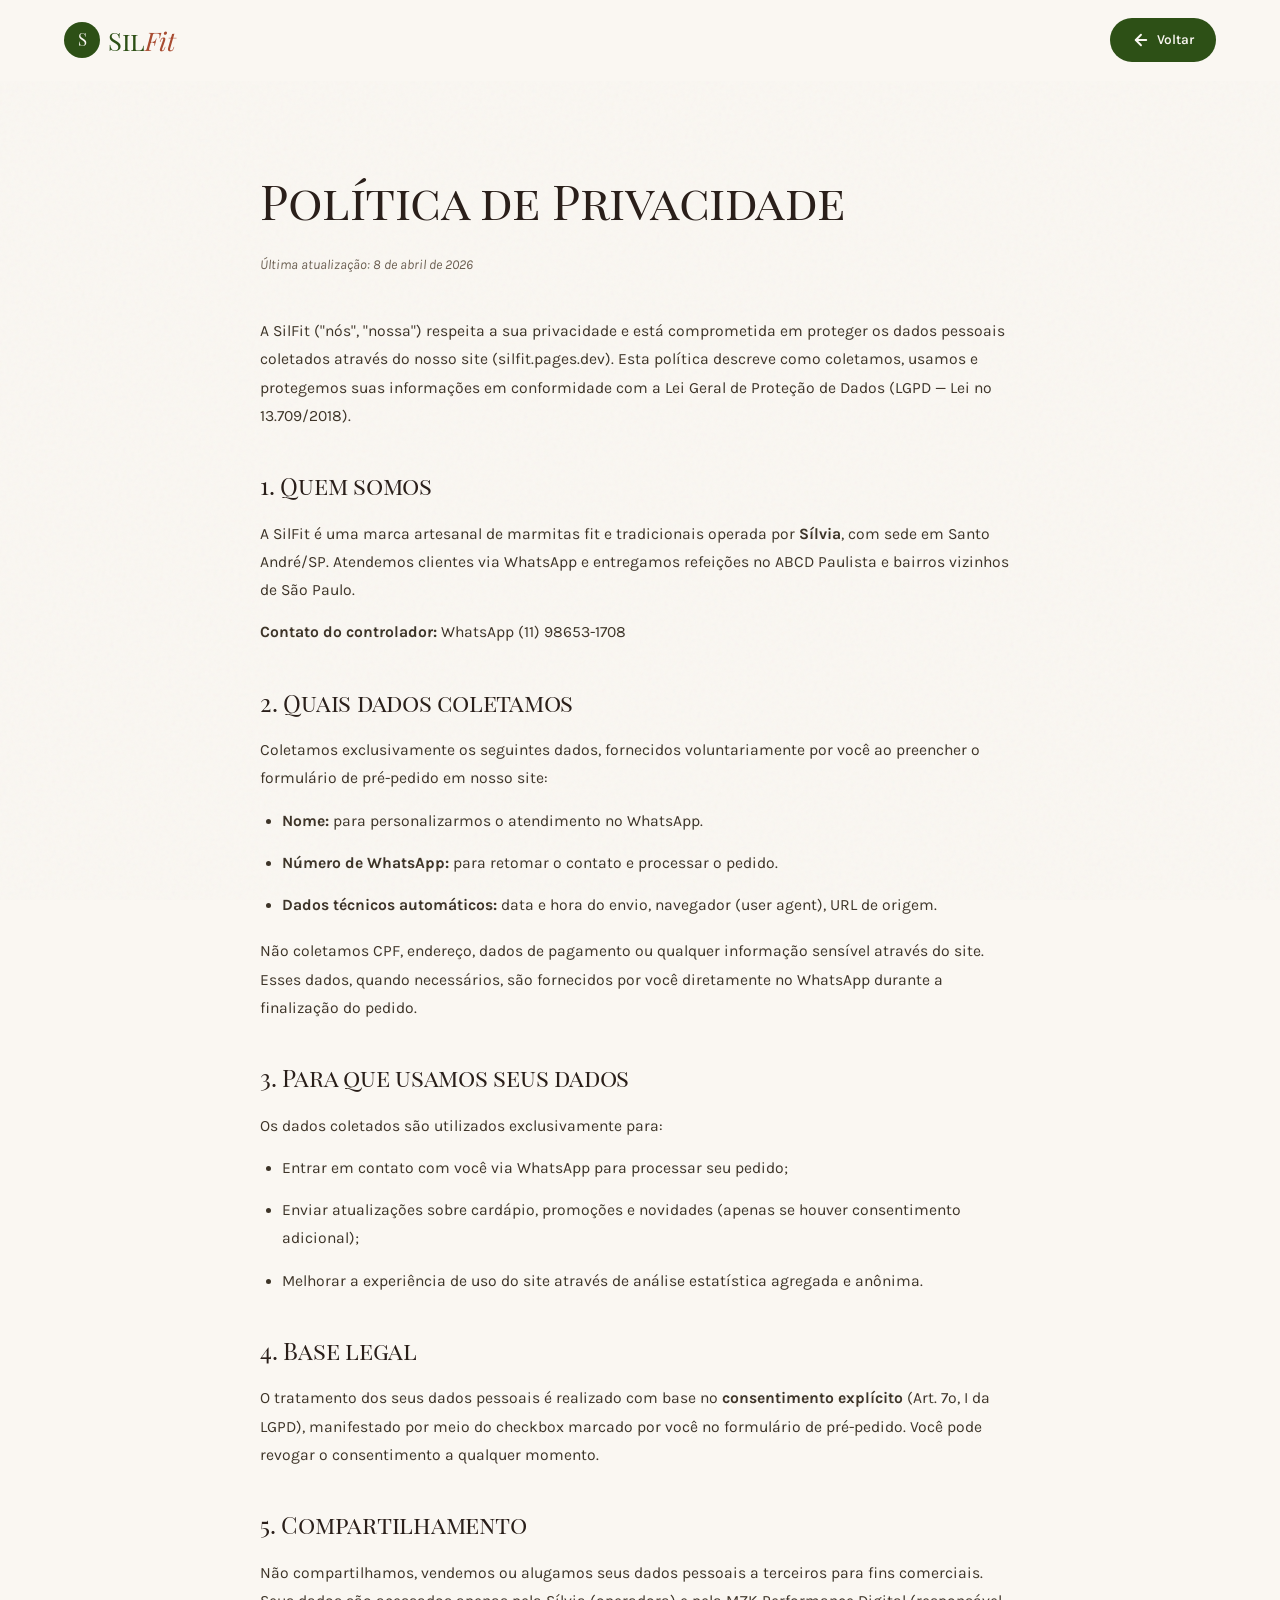
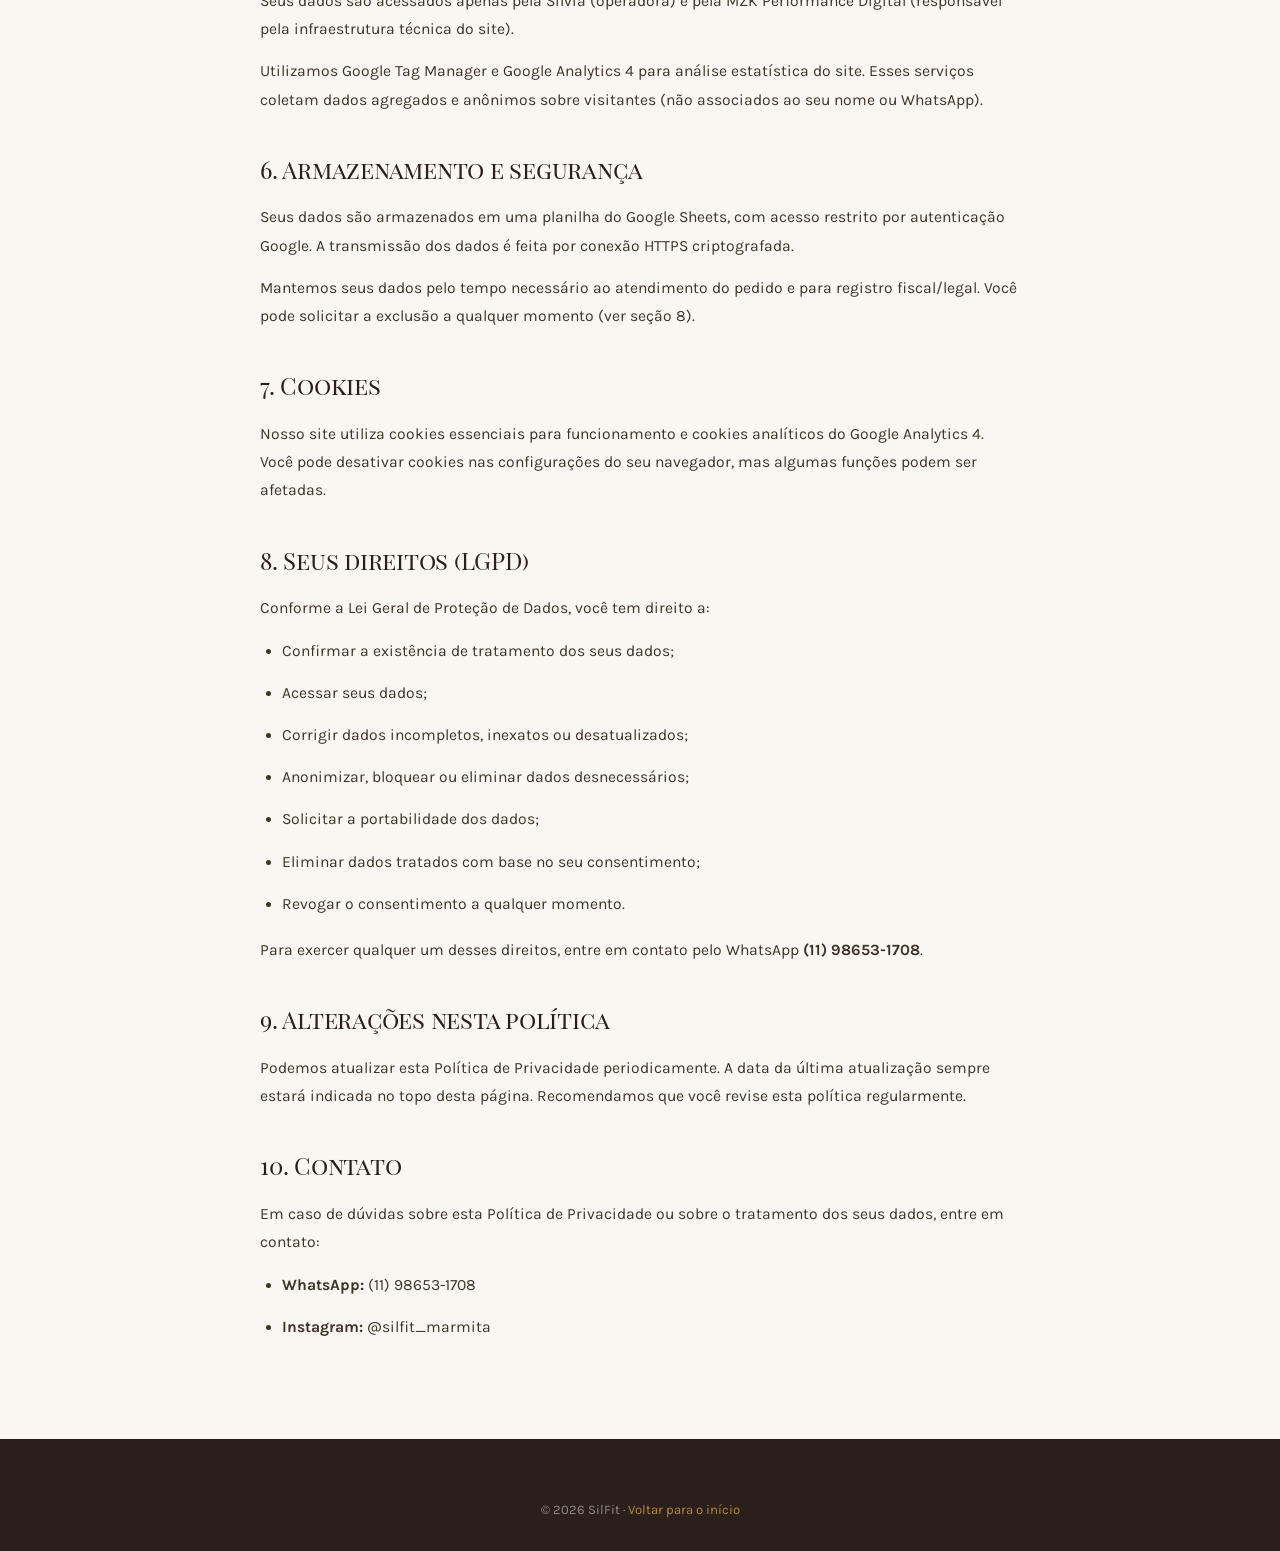
<file: politica-de-privacidade.html>
<!DOCTYPE html>
<html lang="pt-BR">
<head>
  <meta charset="UTF-8">
  <meta name="viewport" content="width=device-width, initial-scale=1.0">
  <meta name="theme-color" content="#2D5016">
  <title>Política de Privacidade | SilFit</title>
  <meta name="description" content="Política de Privacidade da SilFit — como coletamos, usamos e protegemos seus dados em conformidade com a LGPD.">
  <meta name="robots" content="noindex, follow">
  <link rel="canonical" href="https://silfitmarmitas.com.br/politica-de-privacidade.html">

  <link rel="preconnect" href="https://fonts.googleapis.com">
  <link rel="preconnect" href="https://fonts.gstatic.com" crossorigin>
  <link href="https://fonts.googleapis.com/css2?family=Karla:wght@300;400;500;600;700&family=Playfair+Display:ital,wght@0,400;0,700;1,400;1,700&family=Playfair+Display+SC:wght@400;700&display=swap" rel="stylesheet">

  <!-- Google Tag Manager -->
  <script>(function(w,d,s,l,i){w[l]=w[l]||[];w[l].push({'gtm.start':
  new Date().getTime(),event:'gtm.js'});var f=d.getElementsByTagName(s)[0],
  j=d.createElement(s),dl=l!='dataLayer'?'&l='+l:'';j.async=true;j.src=
  'https://www.googletagmanager.com/gtm.js?id='+i+dl;f.parentNode.insertBefore(j,f);
  })(window,document,'script','dataLayer','GTM-PD4644SP');</script>
  <!-- End Google Tag Manager -->

  <link rel="stylesheet" href="/css/styles.css">
  <link rel="manifest" href="/manifest.json">
</head>
<body>
  <!-- Google Tag Manager (noscript) -->
  <noscript><iframe src="https://www.googletagmanager.com/ns.html?id=GTM-PD4644SP"
  height="0" width="0" style="display:none;visibility:hidden"></iframe></noscript>
  <!-- End Google Tag Manager (noscript) -->

  <a href="#main" class="skip-link">Pular para o conteúdo</a>

  <header class="header">
    <div class="container">
      <a href="/" class="logo" aria-label="SilFit — Início">
        <span class="logo-mark">S</span>
        <span class="logo-text">Sil<em>Fit</em></span>
      </a>
      <a href="/" class="header-cta">
        <svg class="icon" viewBox="0 0 24 24" fill="none" stroke="currentColor" stroke-width="2.5" stroke-linecap="round" stroke-linejoin="round" aria-hidden="true"><line x1="19" y1="12" x2="5" y2="12"/><polyline points="12 19 5 12 12 5"/></svg>
        <span>Voltar</span>
      </a>
    </div>
  </header>

  <main id="main" class="container">
    <article class="privacy-page">
      <h1>Política de Privacidade</h1>
      <p class="last-update">Última atualização: 8 de abril de 2026</p>

      <p>A SilFit ("nós", "nossa") respeita a sua privacidade e está comprometida em proteger os dados pessoais coletados através do nosso site (silfit.pages.dev). Esta política descreve como coletamos, usamos e protegemos suas informações em conformidade com a Lei Geral de Proteção de Dados (LGPD — Lei nº 13.709/2018).</p>

      <h2>1. Quem somos</h2>
      <p>A SilFit é uma marca artesanal de marmitas fit e tradicionais operada por <strong>Sílvia</strong>, com sede em Santo André/SP. Atendemos clientes via WhatsApp e entregamos refeições no ABCD Paulista e bairros vizinhos de São Paulo.</p>
      <p><strong>Contato do controlador:</strong> WhatsApp (11) 98653-1708</p>

      <h2>2. Quais dados coletamos</h2>
      <p>Coletamos exclusivamente os seguintes dados, fornecidos voluntariamente por você ao preencher o formulário de pré-pedido em nosso site:</p>
      <ul>
        <li><strong>Nome:</strong> para personalizarmos o atendimento no WhatsApp.</li>
        <li><strong>Número de WhatsApp:</strong> para retomar o contato e processar o pedido.</li>
        <li><strong>Dados técnicos automáticos:</strong> data e hora do envio, navegador (user agent), URL de origem.</li>
      </ul>
      <p>Não coletamos CPF, endereço, dados de pagamento ou qualquer informação sensível através do site. Esses dados, quando necessários, são fornecidos por você diretamente no WhatsApp durante a finalização do pedido.</p>

      <h2>3. Para que usamos seus dados</h2>
      <p>Os dados coletados são utilizados exclusivamente para:</p>
      <ul>
        <li>Entrar em contato com você via WhatsApp para processar seu pedido;</li>
        <li>Enviar atualizações sobre cardápio, promoções e novidades (apenas se houver consentimento adicional);</li>
        <li>Melhorar a experiência de uso do site através de análise estatística agregada e anônima.</li>
      </ul>

      <h2>4. Base legal</h2>
      <p>O tratamento dos seus dados pessoais é realizado com base no <strong>consentimento explícito</strong> (Art. 7º, I da LGPD), manifestado por meio do checkbox marcado por você no formulário de pré-pedido. Você pode revogar o consentimento a qualquer momento.</p>

      <h2>5. Compartilhamento</h2>
      <p>Não compartilhamos, vendemos ou alugamos seus dados pessoais a terceiros para fins comerciais. Seus dados são acessados apenas pela Sílvia (operadora) e pela MZK Performance Digital (responsável pela infraestrutura técnica do site).</p>
      <p>Utilizamos Google Tag Manager e Google Analytics 4 para análise estatística do site. Esses serviços coletam dados agregados e anônimos sobre visitantes (não associados ao seu nome ou WhatsApp).</p>

      <h2>6. Armazenamento e segurança</h2>
      <p>Seus dados são armazenados em uma planilha do Google Sheets, com acesso restrito por autenticação Google. A transmissão dos dados é feita por conexão HTTPS criptografada.</p>
      <p>Mantemos seus dados pelo tempo necessário ao atendimento do pedido e para registro fiscal/legal. Você pode solicitar a exclusão a qualquer momento (ver seção 8).</p>

      <h2>7. Cookies</h2>
      <p>Nosso site utiliza cookies essenciais para funcionamento e cookies analíticos do Google Analytics 4. Você pode desativar cookies nas configurações do seu navegador, mas algumas funções podem ser afetadas.</p>

      <h2>8. Seus direitos (LGPD)</h2>
      <p>Conforme a Lei Geral de Proteção de Dados, você tem direito a:</p>
      <ul>
        <li>Confirmar a existência de tratamento dos seus dados;</li>
        <li>Acessar seus dados;</li>
        <li>Corrigir dados incompletos, inexatos ou desatualizados;</li>
        <li>Anonimizar, bloquear ou eliminar dados desnecessários;</li>
        <li>Solicitar a portabilidade dos dados;</li>
        <li>Eliminar dados tratados com base no seu consentimento;</li>
        <li>Revogar o consentimento a qualquer momento.</li>
      </ul>
      <p>Para exercer qualquer um desses direitos, entre em contato pelo WhatsApp <strong>(11) 98653-1708</strong>.</p>

      <h2>9. Alterações nesta política</h2>
      <p>Podemos atualizar esta Política de Privacidade periodicamente. A data da última atualização sempre estará indicada no topo desta página. Recomendamos que você revise esta política regularmente.</p>

      <h2>10. Contato</h2>
      <p>Em caso de dúvidas sobre esta Política de Privacidade ou sobre o tratamento dos seus dados, entre em contato:</p>
      <ul>
        <li><strong>WhatsApp:</strong> (11) 98653-1708</li>
        <li><strong>Instagram:</strong> <a href="https://www.instagram.com/silfit_marmita/" target="_blank" rel="noopener">@silfit_marmita</a></li>
      </ul>
    </article>
  </main>

  <footer class="footer" role="contentinfo">
    <div class="container">
      <div class="footer-bottom" style="border-top:none;padding-top:0;">
        <p>&copy; 2026 SilFit · <a href="/">Voltar para o início</a></p>
      </div>
    </div>
  </footer>
</body>
</html>
</file>
<file: css/styles.css>
/* ─────────────────────────────────────────────────────────
   SilFit — Editorial Caseira
   Stylesheet único com CSS custom properties
   ───────────────────────────────────────────────────────── */

*, *::before, *::after { margin: 0; padding: 0; box-sizing: border-box; }

:root {
  /* ── Paleta — Editorial Caseira ── */
  --cream: #FAF7F2;
  --cream-warm: #F4EFE6;
  --cream-deep: #ECE4D4;
  --sage-light: #A8B89A;
  --sage: #6B8E5A;
  --sage-deep: #2D5016;
  --terracotta: #A84B30;
  --terracotta-deep: #8B3A20;
  --gold: #B8893E;
  --espresso: #2A1F1A;
  --espresso-soft: #3D3428;
  --muted: #6B5F52;
  --line: #E5DCC8;
  --white: #FFFFFF;
  --wa-green: #25D366;
  --wa-green-deep: #1EBE5A;

  /* ── Typography ── */
  --font-display: 'Playfair Display SC', Georgia, serif;
  --font-display-italic: 'Playfair Display', Georgia, serif;
  --font-body: 'Karla', -apple-system, BlinkMacSystemFont, sans-serif;

  /* ── Easing ── */
  --ease-out: cubic-bezier(0.22, 1, 0.36, 1);
  --ease-in-out: cubic-bezier(0.65, 0, 0.35, 1);
  --ease-spring: cubic-bezier(0.34, 1.56, 0.64, 1);

  /* ── Layout ── */
  --container: 1200px;
  --container-narrow: 880px;
  --radius-sm: 8px;
  --radius: 14px;
  --radius-lg: 24px;

  /* ── z-index scale ── */
  --z-header: 50;
  --z-popup: 100;
  --z-fab: 90;
  --z-toast: 110;
}

html {
  scroll-behavior: smooth;
  -webkit-font-smoothing: antialiased;
  -moz-osx-font-smoothing: grayscale;
  text-size-adjust: 100%;
}

@media (prefers-reduced-motion: reduce) {
  html { scroll-behavior: auto; }
  *, *::before, *::after {
    animation-duration: 0.01ms !important;
    animation-iteration-count: 1 !important;
    transition-duration: 0.01ms !important;
  }
}

body {
  font-family: var(--font-body);
  color: var(--espresso);
  background: var(--cream);
  line-height: 1.65;
  font-size: 17px;
  overflow-x: hidden;
}

/* Subtle paper texture overlay — adds warmth without weight */
body::before {
  content: '';
  position: fixed;
  inset: 0;
  pointer-events: none;
  z-index: 1;
  opacity: 0.04;
  background-image: url("data:image/svg+xml,%3Csvg viewBox='0 0 256 256' xmlns='http://www.w3.org/2000/svg'%3E%3Cfilter id='n'%3E%3CfeTurbulence type='fractalNoise' baseFrequency='0.85' numOctaves='4' stitchTiles='stitch'/%3E%3C/filter%3E%3Crect width='100%25' height='100%25' filter='url(%23n)'/%3E%3C/svg%3E");
  mix-blend-mode: multiply;
}

img { max-width: 100%; height: auto; display: block; }
button { font: inherit; cursor: pointer; }
a { color: inherit; text-decoration: none; }

/* ─────────────────────────────────────────────────────────
   Skip-to-content (a11y)
   ───────────────────────────────────────────────────────── */
.skip-link {
  position: absolute; left: -9999px; top: 16px;
  background: var(--sage-deep); color: var(--cream);
  padding: 12px 20px; border-radius: var(--radius-sm);
  z-index: 999; font-weight: 600;
}
.skip-link:focus { left: 16px; }

/* ─────────────────────────────────────────────────────────
   Container & section primitives
   ───────────────────────────────────────────────────────── */
.container {
  width: 100%;
  max-width: var(--container);
  margin: 0 auto;
  padding: 0 24px;
  position: relative;
  z-index: 2;
}
.container-narrow { max-width: var(--container-narrow); }

section {
  padding: 80px 0;
  position: relative;
}

@media (max-width: 768px) {
  section { padding: 56px 0; }
}

/* ─────────────────────────────────────────────────────────
   Typography utilities
   ───────────────────────────────────────────────────────── */
.eyebrow {
  display: inline-flex;
  align-items: center;
  gap: 14px;
  font-family: var(--font-body);
  font-size: 0.78rem;
  font-weight: 600;
  letter-spacing: 0.18em;
  text-transform: uppercase;
  color: var(--terracotta);
  margin-bottom: 18px;
}
.eyebrow::before {
  content: '';
  display: inline-block;
  width: 36px;
  height: 1px;
  background: var(--terracotta);
}

h1, h2, h3, h4 {
  font-family: var(--font-display);
  font-weight: 400;
  color: var(--espresso);
  letter-spacing: -0.01em;
}

.section-title {
  font-size: clamp(2rem, 4.4vw, 3.4rem);
  line-height: 1.08;
  margin-bottom: 18px;
}
.section-title em {
  font-family: var(--font-display-italic);
  font-style: italic;
  font-weight: 400;
  color: var(--sage-deep);
}

.section-subtitle {
  font-size: 1.1rem;
  color: var(--espresso-soft);
  max-width: 620px;
  line-height: 1.7;
}

.section-header { margin-bottom: 56px; }
.section-header.center { text-align: center; }
.section-header.center .eyebrow { justify-content: center; }
.section-header.center .section-subtitle { margin-left: auto; margin-right: auto; }

/* ─────────────────────────────────────────────────────────
   Buttons
   ───────────────────────────────────────────────────────── */
.btn {
  display: inline-flex;
  align-items: center;
  justify-content: center;
  gap: 10px;
  padding: 16px 32px;
  border-radius: 999px;
  font-weight: 700;
  font-size: 0.95rem;
  letter-spacing: 0.01em;
  border: none;
  cursor: pointer;
  transition: all 280ms var(--ease-out);
  white-space: nowrap;
  text-decoration: none;
  position: relative;
  overflow: hidden;
}
.btn:focus-visible {
  outline: 2px solid var(--sage-deep);
  outline-offset: 3px;
}

.btn-primary {
  background: var(--sage-deep);
  color: var(--cream);
  box-shadow: 0 4px 16px rgba(45, 80, 22, 0.18);
}
.btn-primary:hover {
  background: #1f3a0e;
  transform: translateY(-2px);
  box-shadow: 0 8px 28px rgba(45, 80, 22, 0.32);
}
.btn-primary:active { transform: translateY(0); }

.btn-secondary {
  background: transparent;
  color: var(--espresso);
  border: 1.5px solid var(--espresso);
}
.btn-secondary:hover {
  background: var(--espresso);
  color: var(--cream);
}

.btn-whatsapp {
  background: var(--wa-green);
  color: var(--white);
  box-shadow: 0 4px 16px rgba(37, 211, 102, 0.25);
}
.btn-whatsapp:hover {
  background: var(--wa-green-deep);
  transform: translateY(-2px);
  box-shadow: 0 8px 28px rgba(37, 211, 102, 0.4);
}

.btn-large { padding: 20px 40px; font-size: 1.05rem; }

.icon { width: 18px; height: 18px; flex-shrink: 0; }

/* ─────────────────────────────────────────────────────────
   Top bar
   ───────────────────────────────────────────────────────── */
.top-bar {
  background: var(--sage-deep);
  color: var(--cream);
  text-align: center;
  font-size: 0.78rem;
  padding: 9px 16px;
  font-weight: 500;
  letter-spacing: 0.02em;
}
.top-bar strong { color: var(--gold); font-weight: 700; }

/* ─────────────────────────────────────────────────────────
   Header
   ───────────────────────────────────────────────────────── */
.header {
  position: sticky;
  top: 0;
  z-index: var(--z-header);
  background: rgba(250, 247, 242, 0.92);
  backdrop-filter: blur(16px) saturate(1.4);
  -webkit-backdrop-filter: blur(16px) saturate(1.4);
  border-bottom: 1px solid transparent;
  transition: all 350ms var(--ease-out);
}
.header.scrolled {
  border-bottom-color: var(--line);
  box-shadow: 0 4px 24px rgba(42, 31, 26, 0.06);
}
.header .container {
  display: flex;
  align-items: center;
  justify-content: space-between;
  padding-top: 18px;
  padding-bottom: 18px;
}
.logo {
  display: flex;
  align-items: center;
  gap: 8px;
  font-family: var(--font-display);
  font-size: 1.6rem;
  color: var(--sage-deep);
  letter-spacing: -0.01em;
}
.logo-mark {
  width: 36px; height: 36px;
  border-radius: 50%;
  background: var(--sage-deep);
  display: flex; align-items: center; justify-content: center;
  color: var(--cream);
  font-family: var(--font-display);
  font-size: 1.05rem;
  font-weight: 400;
}
.logo-text em {
  font-family: var(--font-display-italic);
  font-style: italic;
  color: var(--terracotta);
}

.nav {
  display: flex;
  gap: 36px;
  align-items: center;
}
.nav a {
  font-size: 0.9rem;
  font-weight: 500;
  color: var(--espresso-soft);
  position: relative;
  transition: color 200ms var(--ease-out);
}
.nav a::after {
  content: '';
  position: absolute;
  bottom: -6px;
  left: 0;
  width: 0;
  height: 1.5px;
  background: var(--terracotta);
  transition: width 250ms var(--ease-out);
}
.nav a:hover { color: var(--espresso); }
.nav a:hover::after { width: 100%; }

.header-cta {
  background: var(--sage-deep);
  color: var(--cream);
  padding: 11px 22px;
  border-radius: 999px;
  font-size: 0.85rem;
  font-weight: 600;
  transition: all 250ms var(--ease-out);
  display: inline-flex;
  align-items: center;
  gap: 7px;
}
.header-cta:hover {
  background: #1f3a0e;
  transform: translateY(-1px);
}

@media (max-width: 900px) {
  .nav { display: none; }
}
@media (max-width: 480px) {
  .header-cta span { display: none; }
  .header-cta { padding: 11px; aspect-ratio: 1; justify-content: center; }
}

/* ─────────────────────────────────────────────────────────
   Hero
   ───────────────────────────────────────────────────────── */
.hero {
  position: relative;
  padding: 70px 0 90px;
  background: linear-gradient(180deg, var(--cream) 0%, var(--cream-warm) 100%);
  overflow: hidden;
}

/* Decorative organic shapes */
.hero-deco-1 {
  position: absolute;
  top: -100px;
  right: -120px;
  width: 460px; height: 460px;
  border-radius: 50%;
  background: radial-gradient(circle, rgba(168, 184, 154, 0.18) 0%, transparent 70%);
  pointer-events: none;
}
.hero-deco-2 {
  position: absolute;
  bottom: -80px;
  left: -100px;
  width: 380px; height: 380px;
  border-radius: 50%;
  background: radial-gradient(circle, rgba(198, 93, 63, 0.10) 0%, transparent 70%);
  pointer-events: none;
}

.hero .container {
  display: grid;
  grid-template-columns: 1.05fr 0.95fr;
  gap: 70px;
  align-items: center;
  position: relative;
  z-index: 2;
}

.hero-badge {
  display: inline-flex;
  align-items: center;
  gap: 10px;
  background: var(--cream-deep);
  border: 1px solid var(--line);
  padding: 9px 18px;
  border-radius: 999px;
  font-size: 0.78rem;
  font-weight: 600;
  color: var(--sage-deep);
  letter-spacing: 0.04em;
  margin-bottom: 24px;
}
.hero-badge .dot {
  width: 8px; height: 8px; border-radius: 50%;
  background: var(--wa-green);
  box-shadow: 0 0 0 0 rgba(37, 211, 102, 0.6);
  animation: pulse-dot 2.4s ease-in-out infinite;
}
@keyframes pulse-dot {
  0%, 100% { box-shadow: 0 0 0 0 rgba(37, 211, 102, 0.5); }
  50% { box-shadow: 0 0 0 8px rgba(37, 211, 102, 0); }
}

.hero h1 {
  font-size: clamp(2.6rem, 6vw, 4.4rem);
  line-height: 1.02;
  margin-bottom: 22px;
  letter-spacing: -0.02em;
}
.hero h1 em {
  font-family: var(--font-display-italic);
  font-style: italic;
  color: var(--sage-deep);
  font-weight: 400;
}
.hero h1 .accent {
  color: var(--terracotta);
  font-family: var(--font-display-italic);
  font-style: italic;
}

.hero-sub {
  font-size: 1.18rem;
  color: var(--espresso-soft);
  line-height: 1.7;
  margin-bottom: 32px;
  max-width: 520px;
}

.hero-ctas {
  display: flex;
  gap: 14px;
  flex-wrap: wrap;
  align-items: center;
  margin-bottom: 40px;
}

/* WhatsApp icon inside primary CTA */
.btn-wa .icon-wa {
  width: 20px;
  height: 20px;
  flex-shrink: 0;
  margin-right: 2px;
  color: var(--wa-green);
}
.btn-wa:hover .icon-wa {
  color: #7ae8a5;
  transition: color 0.25s ease;
}

/* Microcopy below the CTA row — conversion reassurance */
.hero-cta-micro {
  flex-basis: 100%;
  display: flex;
  align-items: center;
  gap: 8px;
  margin: 6px 0 0;
  font-size: 0.82rem;
  color: var(--espresso-soft);
  font-weight: 500;
  letter-spacing: 0.01em;
}
.hero-cta-micro .dot-mini {
  width: 7px;
  height: 7px;
  border-radius: 50%;
  background: var(--wa-green);
  box-shadow: 0 0 0 3px rgba(37, 211, 102, 0.18);
  flex-shrink: 0;
  animation: pulse-dot 2.4s ease-in-out infinite;
}

.hero-trust {
  display: flex;
  align-items: center;
  gap: 24px;
  flex-wrap: wrap;
  padding-top: 28px;
  border-top: 1px solid var(--line);
}
.hero-trust-item {
  display: flex;
  align-items: center;
  gap: 10px;
  font-size: 0.86rem;
  color: var(--espresso-soft);
}
.hero-trust-item strong {
  color: var(--espresso);
  font-weight: 700;
}
.hero-trust-item svg {
  color: var(--sage-deep);
  flex-shrink: 0;
}

/* Hero visual — editorial photo card stack */
.hero-visual {
  position: relative;
  height: 580px;
}
.hero-photo {
  position: absolute;
  border-radius: var(--radius-lg);
  overflow: hidden;
  background: var(--cream-deep);
  box-shadow:
    0 20px 60px rgba(42, 31, 26, 0.18),
    0 8px 24px rgba(42, 31, 26, 0.10);
}
.hero-photo img {
  width: 100%;
  height: 100%;
  object-fit: cover;
  display: block;
}
.hero-photo-main {
  top: 0; left: 50%;
  transform: translateX(-50%);
  width: 78%;
  aspect-ratio: 4/5;
  z-index: 2;
}
.hero-photo-sub {
  bottom: 0; left: 0;
  width: 55%;
  aspect-ratio: 4/3;
  z-index: 3;
  border: 8px solid var(--cream);
}
.hero-photo-sub-2 {
  top: 60px; right: 0;
  width: 42%;
  aspect-ratio: 1;
  z-index: 1;
  border: 8px solid var(--cream);
}

/* Photo placeholder treatment */
.photo-placeholder {
  width: 100%; height: 100%;
  background: linear-gradient(135deg, var(--sage-light), var(--sage));
  display: flex;
  align-items: center;
  justify-content: center;
  color: var(--cream);
  font-family: var(--font-display);
  font-size: 1.4rem;
  position: relative;
}
.photo-placeholder.terracotta {
  background: linear-gradient(135deg, #D17554, var(--terracotta));
}
.photo-placeholder.gold {
  background: linear-gradient(135deg, #E2BC8E, var(--gold));
}
.photo-placeholder svg {
  width: 64px; height: 64px;
  opacity: 0.6;
}

/* Floating quote card */
.hero-quote {
  position: absolute;
  bottom: 90px;
  right: -20px;
  z-index: 4;
  background: var(--white);
  padding: 18px 22px;
  border-radius: var(--radius);
  box-shadow: 0 12px 36px rgba(42, 31, 26, 0.15);
  max-width: 220px;
  border: 1px solid var(--line);
}
.hero-quote .stars {
  display: flex; gap: 2px; margin-bottom: 6px; color: var(--gold);
}
.hero-quote p {
  font-family: var(--font-display-italic);
  font-style: italic;
  font-size: 0.92rem;
  color: var(--espresso);
  line-height: 1.5;
}
.hero-quote cite {
  display: block;
  margin-top: 8px;
  font-size: 0.75rem;
  color: var(--muted);
  font-style: normal;
  font-family: var(--font-body);
  font-weight: 600;
}

@media (max-width: 980px) {
  .hero .container { grid-template-columns: 1fr; gap: 50px; }
  .hero-visual { width: 100%; height: 460px; max-width: 480px; margin: 0 auto; }
  .hero-quote { right: 0; bottom: 50px; }
  .hero-trust { gap: 16px 20px; }
}
@media (max-width: 600px) {
  .hero-ctas { gap: 10px; }
  .hero-ctas .btn { width: 100%; justify-content: center; }
  .hero-cta-micro { justify-content: center; }
}
@media (max-width: 480px) {
  .hero { padding: 50px 0 70px; }
  .hero-visual { height: 380px; }
  .hero-trust-item { font-size: 0.82rem; }
}

/* ─────────────────────────────────────────────────────────
   Sobre — story section
   ───────────────────────────────────────────────────────── */
.sobre {
  background: var(--cream);
}
.sobre .container {
  display: grid;
  grid-template-columns: 0.85fr 1.15fr;
  gap: 70px;
  align-items: center;
}
.sobre-photo {
  position: relative;
}
.sobre-photo-frame {
  border-radius: var(--radius-lg);
  overflow: hidden;
  aspect-ratio: 4/5;
  box-shadow: 0 20px 50px rgba(42, 31, 26, 0.15);
  background: var(--cream-deep);
}
.sobre-photo-frame img {
  width: 100%;
  height: 100%;
  object-fit: cover;
  display: block;
}
.sobre-photo-frame .photo-placeholder { font-size: 1.6rem; }
.sobre-photo::before {
  content: '';
  position: absolute;
  inset: 14px -14px -14px 14px;
  border: 2px solid var(--terracotta);
  border-radius: var(--radius-lg);
  z-index: -1;
}

.sobre-content h2 {
  font-size: clamp(2rem, 4vw, 3rem);
  line-height: 1.1;
  margin-bottom: 24px;
}
.sobre-content h2 em {
  font-family: var(--font-display-italic);
  font-style: italic;
  color: var(--terracotta);
}
.sobre-content p {
  font-size: 1.05rem;
  color: var(--espresso-soft);
  line-height: 1.8;
  margin-bottom: 18px;
}
.sobre-tagline {
  font-family: var(--font-display-italic);
  font-style: italic;
  font-size: 1.4rem !important;
  color: var(--sage-deep) !important;
  border-left: 3px solid var(--terracotta);
  padding-left: 20px;
  margin: 28px 0 !important;
}

.sobre-badges {
  display: flex;
  gap: 12px;
  flex-wrap: wrap;
  margin-top: 28px;
}
.sobre-badge {
  display: inline-flex;
  align-items: center;
  gap: 8px;
  background: var(--cream-warm);
  border: 1px solid var(--line);
  padding: 9px 16px;
  border-radius: 999px;
  font-size: 0.8rem;
  font-weight: 600;
  color: var(--espresso);
}
.sobre-badge svg { color: var(--sage-deep); }

@media (max-width: 900px) {
  .sobre .container { grid-template-columns: 1fr; gap: 50px; }
  .sobre-photo { max-width: 360px; margin: 0 auto; }
}

/* ─────────────────────────────────────────────────────────
   Cardápio — Fit & Tradicional
   ───────────────────────────────────────────────────────── */
.cardapio {
  background: var(--cream-warm);
}
.cardapio.tradicional {
  background: var(--cream);
}

.menu-meta {
  display: flex;
  align-items: center;
  gap: 20px;
  margin-top: 24px;
  flex-wrap: wrap;
}
.menu-price-tag {
  display: inline-flex;
  align-items: baseline;
  gap: 4px;
  font-family: var(--font-display);
  font-size: 1.5rem;
  color: var(--sage-deep);
  background: var(--cream);
  padding: 12px 22px;
  border-radius: 999px;
  border: 1.5px solid var(--sage-deep);
}
.menu-price-tag .currency { font-size: 1rem; opacity: 0.7; }
.menu-price-tag .label { font-family: var(--font-body); font-size: 0.78rem; color: var(--espresso-soft); margin-left: 8px; font-weight: 500; }

.menu-grid {
  display: grid;
  grid-template-columns: repeat(2, 1fr);
  gap: 24px;
}
@media (max-width: 768px) {
  .menu-grid { grid-template-columns: 1fr; }
}

.menu-card {
  background: var(--cream);
  border: 1px solid var(--line);
  border-radius: var(--radius-lg);
  overflow: hidden;
  transition: all 380ms var(--ease-out);
  display: flex;
  flex-direction: column;
}
.cardapio.tradicional .menu-card { background: var(--cream-warm); }
.menu-card:hover {
  transform: translateY(-6px);
  box-shadow: 0 24px 60px rgba(42, 31, 26, 0.10);
  border-color: var(--terracotta);
}

.menu-card-photo {
  aspect-ratio: 4/5;
  position: relative;
  overflow: hidden;
  background: var(--cream-deep);
}
.menu-card-photo img {
  width: 100%;
  height: 100%;
  object-fit: cover;
  transition: transform 700ms var(--ease-out);
}
.menu-card:hover .menu-card-photo img {
  transform: scale(1.04);
}
.menu-card-photo .photo-placeholder { font-size: 1.05rem; }
.menu-card-badge {
  position: absolute;
  top: 14px;
  left: 14px;
  background: var(--white);
  color: var(--sage-deep);
  padding: 6px 12px;
  border-radius: 999px;
  font-size: 0.7rem;
  font-weight: 700;
  letter-spacing: 0.06em;
  text-transform: uppercase;
}

.menu-card-body {
  padding: 26px 24px 28px;
  display: flex;
  flex-direction: column;
  flex: 1;
}
.menu-card-code {
  font-family: var(--font-body);
  font-size: 0.7rem;
  font-weight: 700;
  letter-spacing: 0.12em;
  color: var(--terracotta);
  text-transform: uppercase;
  margin-bottom: 8px;
}
.menu-card h3 {
  font-size: 1.35rem;
  font-family: var(--font-display);
  line-height: 1.2;
  margin-bottom: 10px;
}
.menu-card p {
  font-size: 0.9rem;
  color: var(--espresso-soft);
  line-height: 1.65;
  margin-bottom: auto;
  padding-bottom: 18px;
}
.menu-card-cta {
  display: inline-flex;
  align-items: center;
  gap: 8px;
  font-weight: 600;
  font-size: 0.88rem;
  color: var(--sage-deep);
  padding: 12px 18px;
  background: var(--cream-warm);
  border-radius: 999px;
  border: 1px solid var(--line);
  transition: all 250ms var(--ease-out);
  align-self: flex-start;
}
.cardapio.tradicional .menu-card-cta { background: var(--cream); }
.menu-card-cta:hover {
  background: var(--sage-deep);
  color: var(--cream);
  border-color: var(--sage-deep);
}
.menu-card-cta svg { transition: transform 250ms var(--ease-out); }
.menu-card-cta:hover svg { transform: translateX(3px); }

/* ─────────────────────────────────────────────────────────
   Combos
   ───────────────────────────────────────────────────────── */
.combos {
  background: var(--sage-deep);
  color: var(--cream);
  position: relative;
  overflow: hidden;
}
.combos::before {
  content: '';
  position: absolute;
  inset: 0;
  background-image: radial-gradient(circle at 20% 20%, rgba(212, 165, 116, 0.08), transparent 50%),
                    radial-gradient(circle at 80% 80%, rgba(198, 93, 63, 0.08), transparent 50%);
  pointer-events: none;
}
.combos .eyebrow { color: var(--gold); }
.combos .eyebrow::before { background: var(--gold); }
.combos .section-title { color: var(--cream); }
.combos .section-title em { color: var(--gold); }
.combos .section-subtitle { color: rgba(250, 247, 242, 0.78); }

.combos-grid {
  display: grid;
  grid-template-columns: repeat(2, 1fr);
  gap: 24px;
  max-width: 880px;
}
@media (max-width: 768px) {
  .combos-grid { grid-template-columns: 1fr; }
}

.combo-card {
  background: rgba(250, 247, 242, 0.06);
  border: 1px solid rgba(250, 247, 242, 0.14);
  border-radius: var(--radius-lg);
  padding: 36px 32px;
  backdrop-filter: blur(12px);
  -webkit-backdrop-filter: blur(12px);
  transition: all 350ms var(--ease-out);
  position: relative;
}
.combo-card:hover {
  background: rgba(250, 247, 242, 0.10);
  transform: translateY(-4px);
  border-color: var(--gold);
}
.combo-card.featured {
  border-color: var(--gold);
  background: rgba(212, 165, 116, 0.10);
}
.combo-card.featured::before {
  content: 'Mais escolhido';
  position: absolute;
  top: -13px;
  left: 50%;
  transform: translateX(-50%);
  background: var(--gold);
  color: var(--espresso);
  padding: 6px 18px;
  border-radius: 999px;
  font-size: 0.7rem;
  font-weight: 700;
  letter-spacing: 0.08em;
  text-transform: uppercase;
}

.combo-card-label {
  font-size: 0.78rem;
  color: var(--gold);
  letter-spacing: 0.12em;
  text-transform: uppercase;
  font-weight: 600;
  margin-bottom: 10px;
}
.combo-card h3 {
  font-family: var(--font-display);
  font-size: 1.6rem;
  color: var(--cream);
  margin-bottom: 6px;
}
.combo-card .qty {
  font-family: var(--font-body);
  font-size: 0.95rem;
  color: rgba(250, 247, 242, 0.7);
  margin-bottom: 22px;
}
.combo-price {
  font-family: var(--font-display);
  font-size: 3.2rem;
  color: var(--gold);
  line-height: 1;
  margin-bottom: 6px;
}
.combo-price .currency { font-size: 1.4rem; opacity: 0.8; }
.combo-unit {
  font-size: 0.85rem;
  color: rgba(250, 247, 242, 0.6);
  margin-bottom: 26px;
}
.combo-card .btn-whatsapp {
  width: 100%;
  margin-top: 6px;
}

.combo-note {
  text-align: center;
  margin-top: 36px;
  font-size: 0.92rem;
  color: rgba(250, 247, 242, 0.7);
  font-family: var(--font-display-italic);
  font-style: italic;
}
.combo-note strong { color: var(--gold); font-style: normal; font-weight: 600; }

/* Lista de pratos dentro de cada combo-card (fundo escuro translúcido) */
.combo-items {
  text-align: left;
  list-style: none;
  padding: 0;
  margin: 14px 0 18px;
  font-size: 0.88rem;
  line-height: 1.55;
  color: rgba(250, 247, 242, 0.92);
}
.combo-items li {
  padding: 8px 0;
  border-bottom: 1px dashed rgba(250, 247, 242, 0.18);
}
.combo-items li:last-child { border-bottom: none; }

/* ─────────────────────────────────────────────────────────
   Área de Entrega
   ───────────────────────────────────────────────────────── */
.entrega {
  background: var(--cream);
}
.entrega .container {
  display: grid;
  grid-template-columns: 0.95fr 1.05fr;
  gap: 60px;
  align-items: center;
}
@media (max-width: 900px) {
  .entrega .container { grid-template-columns: 1fr; gap: 40px; }
}

.entrega-cities {
  display: grid;
  grid-template-columns: repeat(2, 1fr);
  gap: 14px;
  margin-top: 32px;
}
.entrega-city {
  display: flex;
  align-items: center;
  gap: 12px;
  background: var(--cream-warm);
  border: 1px solid var(--line);
  padding: 16px 20px;
  border-radius: var(--radius);
  font-weight: 600;
  font-size: 0.95rem;
  transition: all 250ms var(--ease-out);
}
.entrega-city:hover {
  border-color: var(--sage);
  background: var(--cream-deep);
}
.entrega-city svg { color: var(--sage-deep); flex-shrink: 0; }

.entrega-info {
  background: var(--cream-warm);
  border: 1px solid var(--line);
  border-radius: var(--radius-lg);
  padding: 36px;
  position: relative;
  overflow: hidden;
}
.entrega-info::before {
  content: '';
  position: absolute;
  top: -50px; right: -50px;
  width: 200px; height: 200px;
  border-radius: 50%;
  background: radial-gradient(circle, rgba(168, 184, 154, 0.18), transparent 70%);
}
.entrega-info-icon {
  width: 60px; height: 60px;
  background: var(--sage-deep);
  border-radius: var(--radius);
  display: flex;
  align-items: center;
  justify-content: center;
  color: var(--cream);
  margin-bottom: 22px;
  position: relative;
}
.entrega-info h3 {
  font-size: 1.5rem;
  margin-bottom: 14px;
  position: relative;
}
.entrega-info p {
  color: var(--espresso-soft);
  line-height: 1.7;
  font-size: 0.96rem;
  position: relative;
  margin-bottom: 18px;
}
.entrega-info ul {
  list-style: none;
  position: relative;
}
.entrega-info ul li {
  display: flex;
  align-items: center;
  gap: 10px;
  padding: 6px 0;
  font-size: 0.92rem;
  color: var(--espresso);
}
.entrega-info ul li svg { color: var(--terracotta); flex-shrink: 0; }

/* ─────────────────────────────────────────────────────────
   Depoimentos
   ───────────────────────────────────────────────────────── */
.depoimentos {
  background: var(--cream-warm);
}
.depoimentos-grid {
  display: grid;
  grid-template-columns: repeat(3, 1fr);
  gap: 24px;
}
@media (max-width: 900px) {
  .depoimentos-grid { grid-template-columns: 1fr; max-width: 500px; margin: 0 auto; }
}
.depoimento {
  background: var(--cream);
  border: 1px solid var(--line);
  border-radius: var(--radius-lg);
  padding: 32px 28px;
  transition: all 350ms var(--ease-out);
  position: relative;
}
.depoimento:hover {
  transform: translateY(-4px);
  box-shadow: 0 20px 50px rgba(42, 31, 26, 0.08);
  border-color: var(--terracotta);
}
.depoimento .stars {
  display: flex; gap: 2px; margin-bottom: 14px;
  color: var(--gold);
}
.depoimento blockquote {
  font-family: var(--font-display-italic);
  font-style: italic;
  font-size: 1.1rem;
  line-height: 1.6;
  color: var(--espresso);
  margin-bottom: 22px;
}
.depoimento-author {
  display: flex;
  align-items: center;
  gap: 12px;
  padding-top: 18px;
  border-top: 1px solid var(--line);
}
.depoimento-avatar {
  width: 44px; height: 44px;
  border-radius: 50%;
  background: var(--sage);
  color: var(--cream);
  display: flex;
  align-items: center;
  justify-content: center;
  font-family: var(--font-display);
  font-size: 1.05rem;
  flex-shrink: 0;
}
.depoimento-info strong {
  display: block;
  font-weight: 700;
  color: var(--espresso);
  font-size: 0.92rem;
}
.depoimento-info span {
  font-size: 0.78rem;
  color: var(--muted);
}

/* ─────────────────────────────────────────────────────────
   FAQ
   ───────────────────────────────────────────────────────── */
.faq {
  background: var(--cream);
}
.faq-list {
  max-width: 760px;
  margin: 0 auto;
}
.faq-item {
  border-bottom: 1px solid var(--line);
}
.faq-item:first-child { border-top: 1px solid var(--line); }
.faq-question {
  width: 100%;
  display: flex;
  justify-content: space-between;
  align-items: center;
  gap: 24px;
  padding: 26px 4px;
  background: none;
  border: none;
  text-align: left;
  font-family: var(--font-body);
  font-size: 1.08rem;
  font-weight: 600;
  color: var(--espresso);
  cursor: pointer;
  transition: color 200ms var(--ease-out);
}
.faq-question:hover { color: var(--sage-deep); }
.faq-question .chevron {
  width: 20px; height: 20px;
  flex-shrink: 0;
  transition: transform 350ms var(--ease-out);
  color: var(--terracotta);
}
.faq-item.open .faq-question { color: var(--sage-deep); }
.faq-item.open .chevron { transform: rotate(180deg); }
.faq-answer {
  max-height: 0;
  overflow: hidden;
  transition: max-height 450ms var(--ease-out);
}
.faq-answer-inner {
  padding: 0 4px 26px;
  color: var(--espresso-soft);
  line-height: 1.75;
  font-size: 0.98rem;
}

/* ─────────────────────────────────────────────────────────
   CTA Final
   ───────────────────────────────────────────────────────── */
.cta-final {
  background: linear-gradient(135deg, var(--sage-deep) 0%, #1f3a0e 100%);
  color: var(--cream);
  text-align: center;
  position: relative;
  overflow: hidden;
}
.cta-final::before {
  content: '';
  position: absolute;
  top: 50%; left: 50%;
  transform: translate(-50%, -50%);
  width: 600px; height: 600px;
  background: radial-gradient(circle, rgba(212, 165, 116, 0.12), transparent 70%);
  pointer-events: none;
}
.cta-final .container { position: relative; z-index: 2; }
.cta-final .eyebrow {
  color: var(--gold);
  justify-content: center;
}
.cta-final .eyebrow::before { background: var(--gold); }
.cta-final h2 {
  font-size: clamp(2.2rem, 5vw, 3.6rem);
  line-height: 1.1;
  color: var(--cream);
  margin-bottom: 18px;
  max-width: 720px;
  margin-left: auto;
  margin-right: auto;
}
.cta-final h2 em {
  font-family: var(--font-display-italic);
  font-style: italic;
  color: var(--gold);
}
.cta-final p {
  font-size: 1.15rem;
  color: rgba(250, 247, 242, 0.85);
  max-width: 580px;
  margin: 0 auto 36px;
  line-height: 1.7;
}
.cta-urgency {
  display: inline-flex;
  align-items: center;
  gap: 10px;
  font-size: 0.85rem;
  color: var(--gold);
  margin-top: 28px;
  font-weight: 500;
}

/* ─────────────────────────────────────────────────────────
   Footer
   ───────────────────────────────────────────────────────── */
.footer {
  background: var(--espresso);
  color: var(--cream);
  padding: 60px 0 30px;
}
.footer-grid {
  display: grid;
  grid-template-columns: 1.4fr 1fr 1fr;
  gap: 50px;
  margin-bottom: 50px;
}
@media (max-width: 768px) {
  .footer-grid { grid-template-columns: 1fr; gap: 36px; }
}
.footer-brand {
  display: flex; align-items: center; gap: 10px; margin-bottom: 18px;
}
.footer-brand .logo-mark {
  background: var(--gold);
  color: var(--espresso);
}
.footer-brand .logo-text {
  font-family: var(--font-display);
  font-size: 1.5rem;
  color: var(--cream);
}
.footer-brand .logo-text em {
  font-family: var(--font-display-italic);
  font-style: italic;
  color: var(--gold);
}
.footer-tagline {
  color: rgba(250, 247, 242, 0.6);
  font-family: var(--font-display-italic);
  font-style: italic;
  font-size: 1rem;
  margin-bottom: 22px;
}
.footer h3,
.footer h4 {
  font-family: var(--font-body);
  font-size: 0.78rem;
  letter-spacing: 0.14em;
  text-transform: uppercase;
  color: var(--gold);
  margin-bottom: 18px;
  font-weight: 700;
}
.footer ul { list-style: none; }
.footer ul li { padding: 6px 0; }
.footer ul a {
  color: rgba(250, 247, 242, 0.7);
  font-size: 0.92rem;
  transition: color 200ms var(--ease-out);
  display: inline-flex;
  align-items: center;
  gap: 8px;
}
.footer ul a:hover { color: var(--gold); }
.footer-bottom {
  border-top: 1px solid rgba(250, 247, 242, 0.1);
  padding-top: 24px;
  text-align: center;
  font-size: 0.82rem;
  color: rgba(250, 247, 242, 0.5);
}
.footer-bottom a { color: var(--gold); }

/* ─────────────────────────────────────────────────────────
   WhatsApp Floating Action Button
   ───────────────────────────────────────────────────────── */
.wa-fab {
  position: fixed;
  bottom: 24px;
  right: 24px;
  z-index: var(--z-fab);
  width: 60px; height: 60px;
  background: var(--wa-green);
  border-radius: 50%;
  display: flex;
  align-items: center;
  justify-content: center;
  color: var(--white);
  box-shadow: 0 8px 24px rgba(37, 211, 102, 0.4);
  transition: all 350ms var(--ease-spring);
}
.wa-fab:hover {
  transform: scale(1.08);
  box-shadow: 0 12px 32px rgba(37, 211, 102, 0.55);
}
.wa-fab svg { width: 30px; height: 30px; }
.wa-fab::before {
  content: '';
  position: absolute;
  inset: -4px;
  border-radius: 50%;
  border: 2px solid var(--wa-green);
  animation: ripple 2.4s var(--ease-out) infinite;
}
@keyframes ripple {
  0% { transform: scale(1); opacity: 0.8; }
  100% { transform: scale(1.6); opacity: 0; }
}

/* ─────────────────────────────────────────────────────────
   Pop-up de Captura LGPD
   ───────────────────────────────────────────────────────── */
.popup-overlay {
  position: fixed;
  inset: 0;
  z-index: var(--z-popup);
  background: rgba(42, 31, 26, 0.72);
  backdrop-filter: blur(8px);
  -webkit-backdrop-filter: blur(8px);
  display: flex;
  align-items: center;
  justify-content: center;
  padding: 20px;
  opacity: 0;
  visibility: hidden;
  transition: all 350ms var(--ease-out);
}
.popup-overlay.active {
  opacity: 1;
  visibility: visible;
}

.popup {
  background: var(--cream);
  border-radius: var(--radius-lg);
  max-width: 460px;
  width: 100%;
  padding: 40px 36px 36px;
  position: relative;
  transform: translateY(30px) scale(0.96);
  transition: transform 450ms var(--ease-spring);
  box-shadow: 0 32px 80px rgba(0, 0, 0, 0.4);
  max-height: 92vh;
  overflow-y: auto;
}
.popup-overlay.active .popup { transform: translateY(0) scale(1); }

.popup-close {
  position: absolute;
  top: 16px; right: 16px;
  width: 36px; height: 36px;
  background: var(--cream-deep);
  border: none;
  border-radius: 50%;
  display: flex;
  align-items: center;
  justify-content: center;
  color: var(--espresso);
  transition: all 200ms var(--ease-out);
}
.popup-close:hover { background: var(--terracotta); color: var(--cream); }

.popup-eyebrow {
  font-size: 0.78rem;
  font-weight: 700;
  letter-spacing: 0.12em;
  text-transform: uppercase;
  color: var(--terracotta);
  margin-bottom: 10px;
}
.popup h3 {
  font-family: var(--font-display);
  font-size: 1.7rem;
  line-height: 1.2;
  margin-bottom: 12px;
}
.popup h3 em {
  font-family: var(--font-display-italic);
  font-style: italic;
  color: var(--sage-deep);
}
.popup-desc {
  font-size: 0.94rem;
  color: var(--espresso-soft);
  line-height: 1.65;
  margin-bottom: 24px;
}

.form-field { margin-bottom: 16px; }
.form-field label {
  display: block;
  font-size: 0.82rem;
  font-weight: 600;
  color: var(--espresso);
  margin-bottom: 6px;
}
.form-field input[type="text"],
.form-field input[type="tel"] {
  width: 100%;
  padding: 14px 18px;
  background: var(--white);
  border: 1.5px solid var(--line);
  border-radius: var(--radius-sm);
  font: inherit;
  font-size: 0.95rem;
  color: var(--espresso);
  transition: all 200ms var(--ease-out);
}
.form-field input:focus {
  outline: none;
  border-color: var(--sage-deep);
  box-shadow: 0 0 0 3px rgba(45, 80, 22, 0.15);
}
.form-field input.error {
  border-color: var(--terracotta);
  box-shadow: 0 0 0 3px rgba(198, 93, 63, 0.15);
}
.form-error {
  font-size: 0.78rem;
  color: var(--terracotta);
  margin-top: 4px;
  display: none;
}
.form-field.has-error .form-error { display: block; }

.form-consent {
  display: flex;
  align-items: flex-start;
  gap: 10px;
  margin: 18px 0 24px;
  font-size: 0.82rem;
  color: var(--espresso-soft);
  line-height: 1.55;
  cursor: pointer;
}
.form-consent input[type="checkbox"] {
  margin-top: 3px;
  width: 18px; height: 18px;
  accent-color: var(--sage-deep);
  flex-shrink: 0;
  cursor: pointer;
}
.form-consent a {
  color: var(--sage-deep);
  text-decoration: underline;
  font-weight: 600;
}

.popup .btn {
  width: 100%;
}
.popup .btn:disabled {
  opacity: 0.5;
  cursor: not-allowed;
}
.popup-loading {
  display: none;
  width: 18px; height: 18px;
  border: 2px solid rgba(255,255,255,0.3);
  border-top-color: var(--cream);
  border-radius: 50%;
  animation: spin 0.8s linear infinite;
}
.popup .btn.loading .popup-loading { display: inline-block; }
.popup .btn.loading .btn-text { display: none; }
@keyframes spin { to { transform: rotate(360deg); } }

.popup-trust {
  margin-top: 18px;
  font-size: 0.74rem;
  color: var(--muted);
  text-align: center;
  display: flex;
  align-items: center;
  justify-content: center;
  gap: 6px;
}
.popup-trust svg { color: var(--sage-deep); }

/* ─────────────────────────────────────────────────────────
   Reveal animations (Intersection Observer triggered)
   ───────────────────────────────────────────────────────── */
.reveal {
  opacity: 0;
  transform: translateY(40px);
  transition: opacity 850ms var(--ease-out), transform 850ms var(--ease-out);
}
.reveal.visible {
  opacity: 1;
  transform: none;
}
.reveal-d1 { transition-delay: 0.08s; }
.reveal-d2 { transition-delay: 0.16s; }
.reveal-d3 { transition-delay: 0.24s; }
.reveal-d4 { transition-delay: 0.32s; }
.reveal-d5 { transition-delay: 0.40s; }
.reveal-d6 { transition-delay: 0.48s; }

/* Hero entrance staggered */
.hero-entry {
  opacity: 0;
  transform: translateY(24px);
  animation: hero-rise 900ms var(--ease-out) forwards;
}
.hero-entry-1 { animation-delay: 0.10s; }
.hero-entry-2 { animation-delay: 0.22s; }
.hero-entry-3 { animation-delay: 0.34s; }
.hero-entry-4 { animation-delay: 0.46s; }
.hero-entry-5 { animation-delay: 0.58s; }
@keyframes hero-rise {
  to { opacity: 1; transform: none; }
}

/* ─────────────────────────────────────────────────────────
   Política de Privacidade page
   ───────────────────────────────────────────────────────── */
.privacy-page {
  padding: 80px 0;
  max-width: 760px;
  margin: 0 auto;
}
.privacy-page h1 {
  font-size: clamp(2rem, 4vw, 3rem);
  margin-bottom: 12px;
}
.privacy-page .last-update {
  color: var(--muted);
  font-size: 0.85rem;
  margin-bottom: 40px;
  font-style: italic;
}
.privacy-page h2 {
  font-size: 1.5rem;
  margin-top: 36px;
  margin-bottom: 14px;
}
.privacy-page p, .privacy-page li {
  color: var(--espresso-soft);
  line-height: 1.8;
  margin-bottom: 14px;
  font-size: 0.98rem;
}
.privacy-page ul {
  padding-left: 22px;
  margin-bottom: 18px;
}

/* ─────────────────────────────────────────────────────────
   Print styles
   ───────────────────────────────────────────────────────── */
@media print {
  .top-bar, .header-cta, .wa-fab, .popup-overlay { display: none !important; }
  body { background: white; color: black; }
}
</file>
